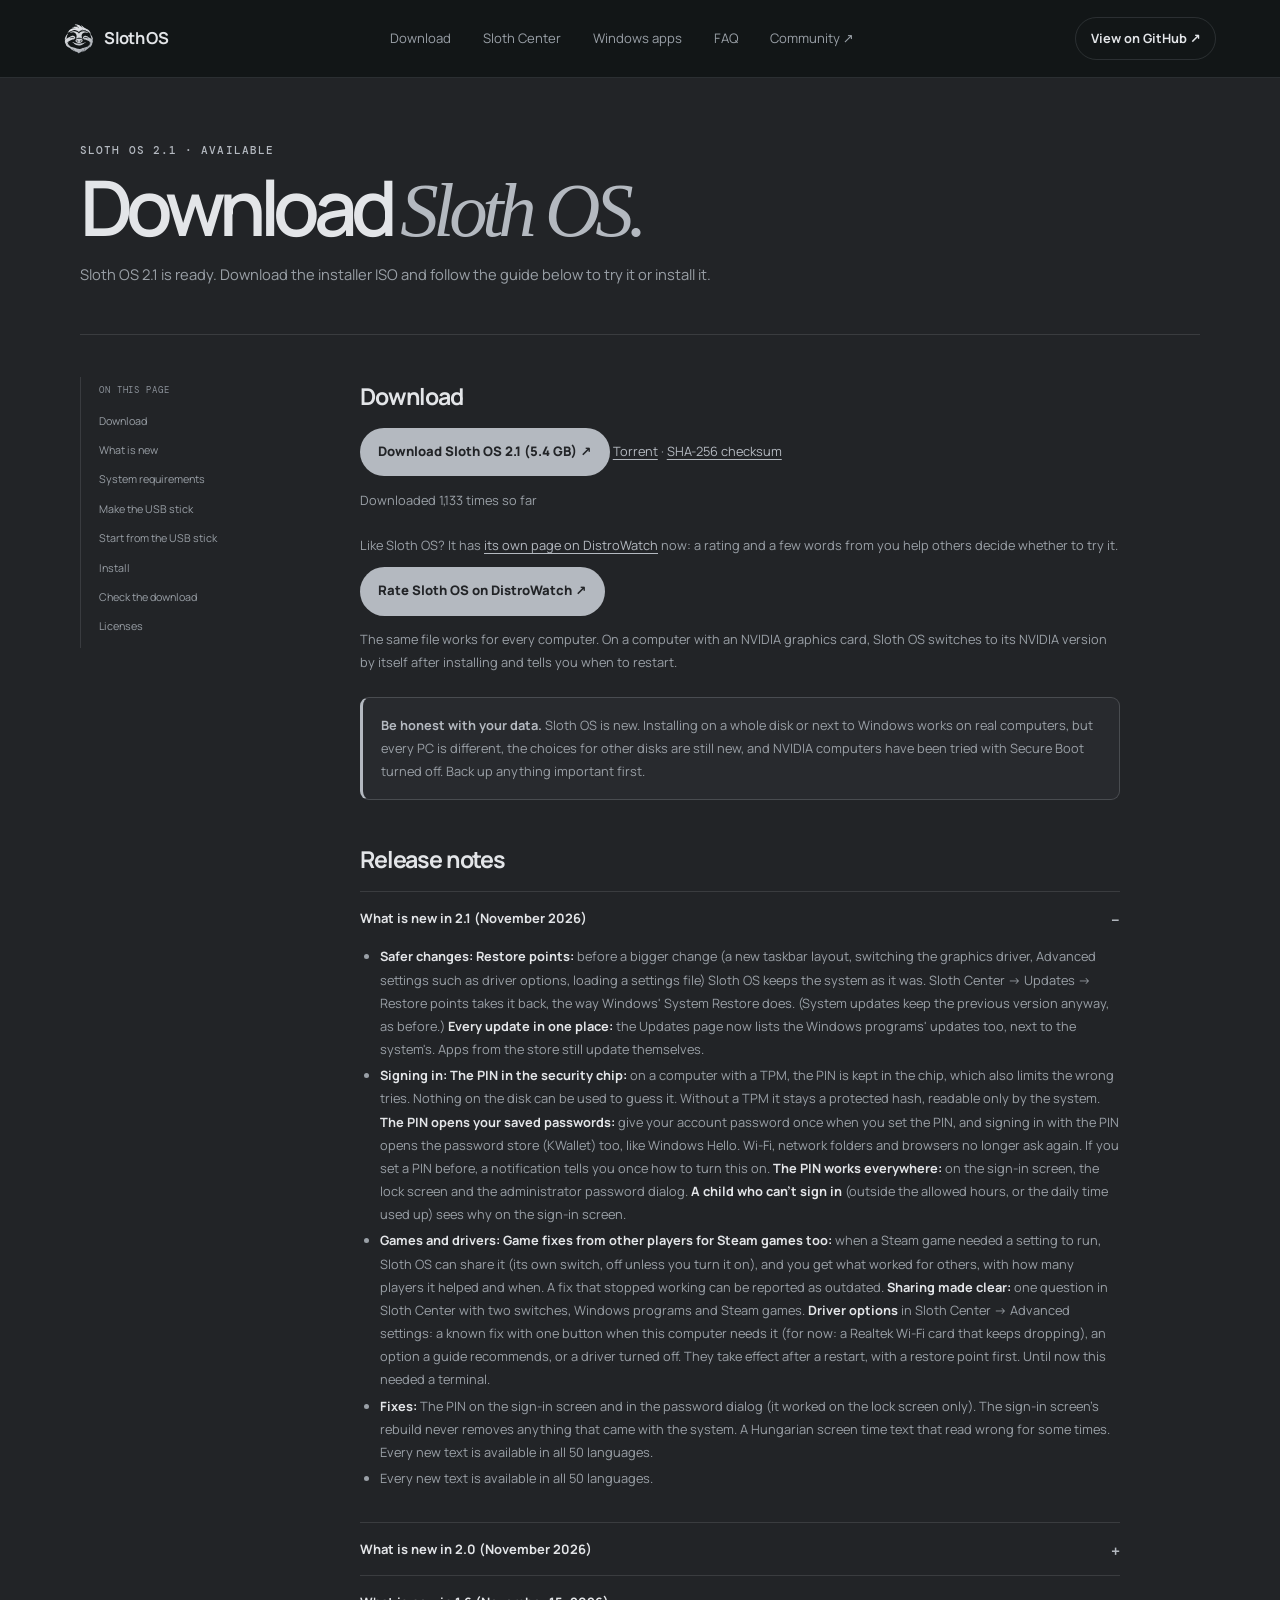
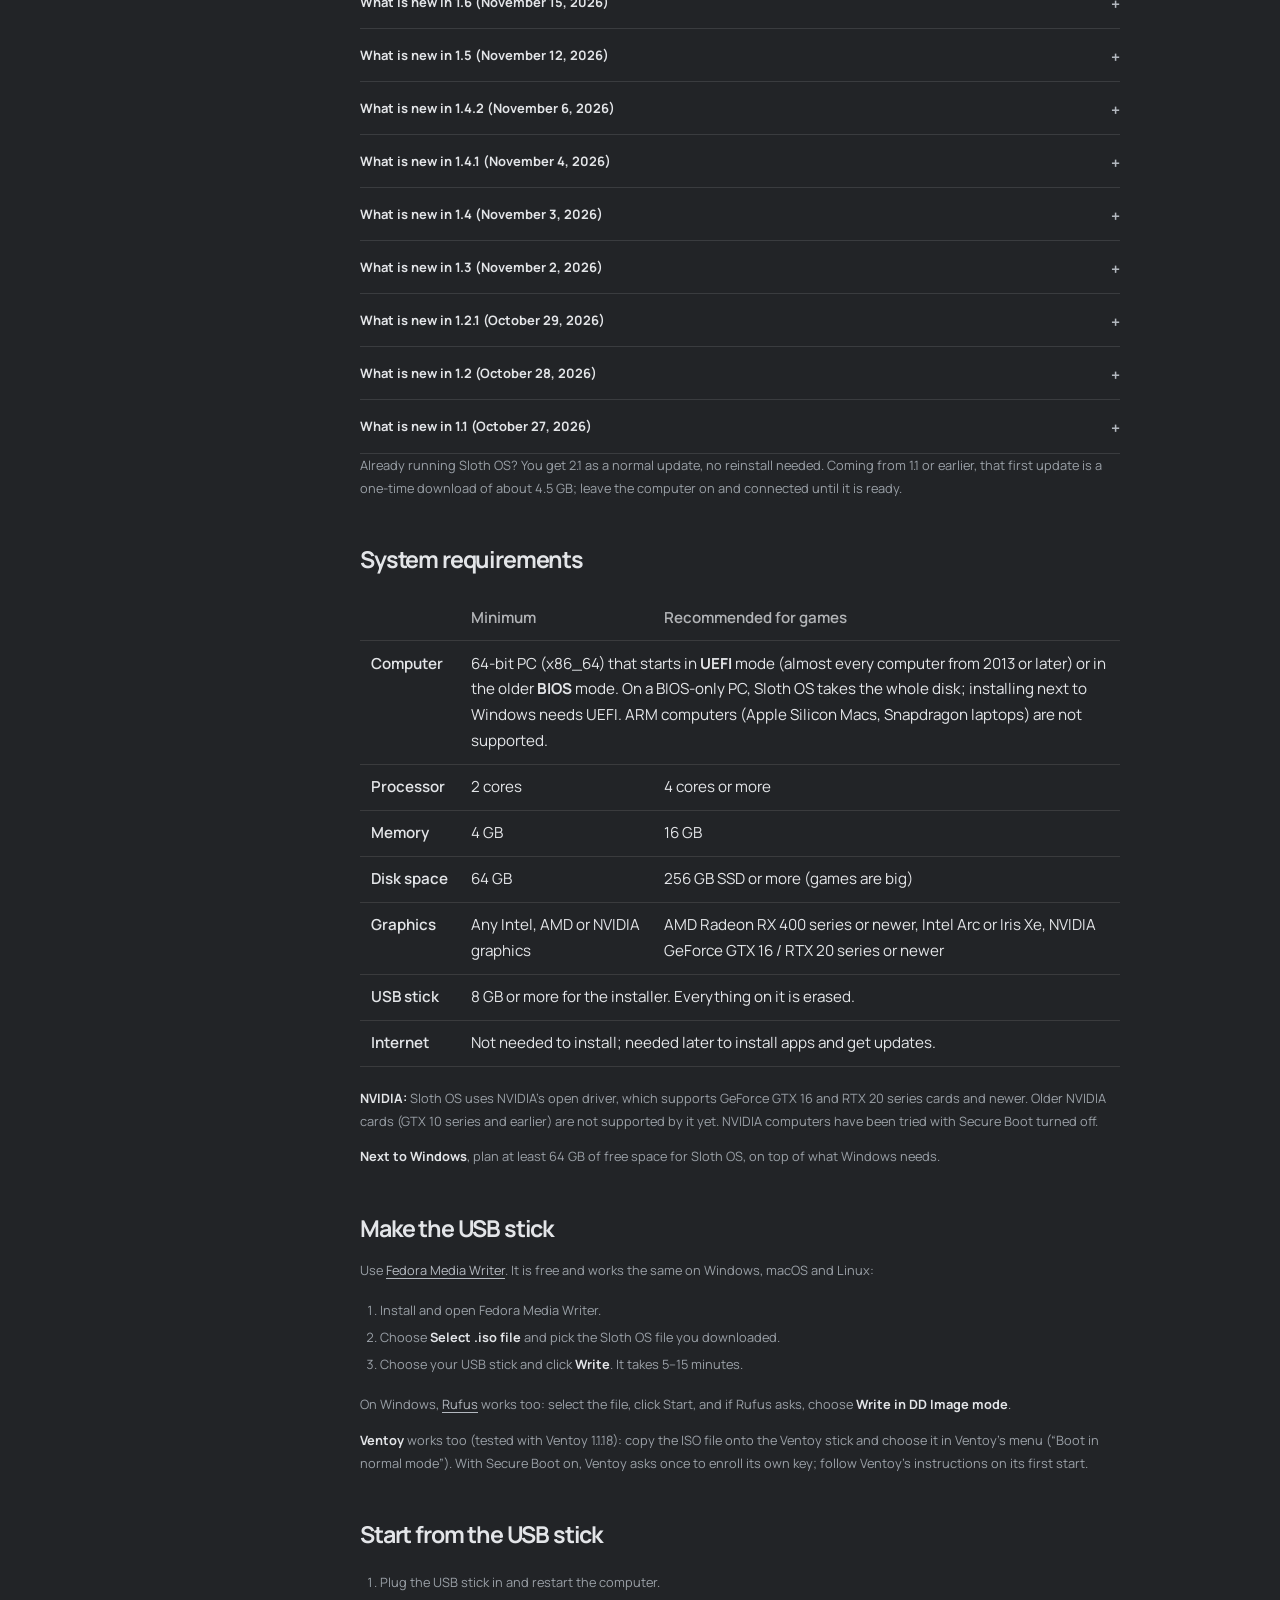
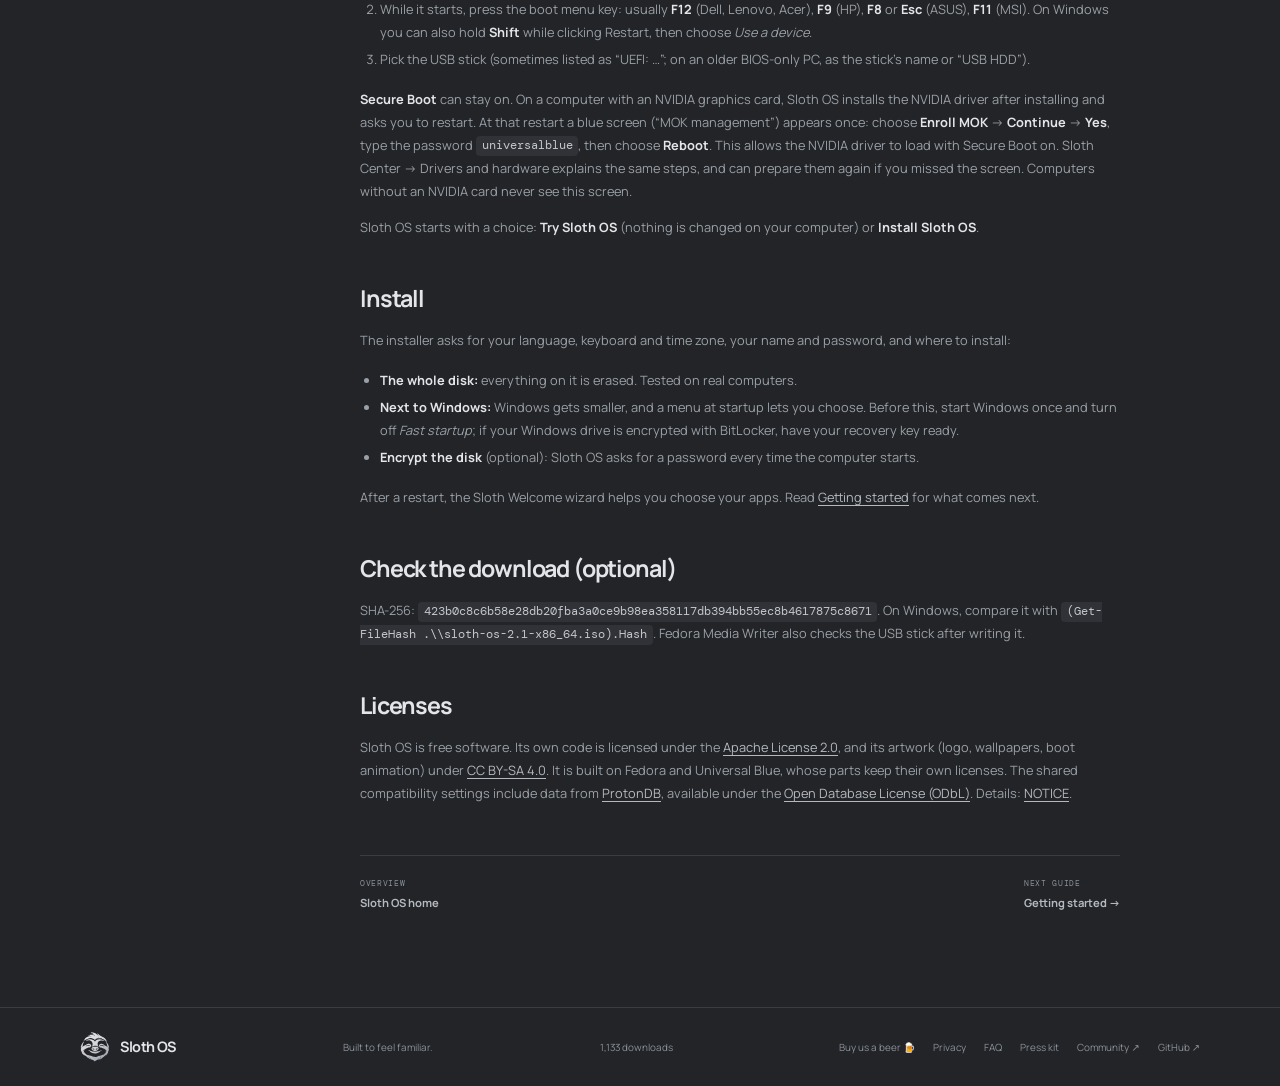
<file: docs/download.html>
<!doctype html>
<html lang="en"><head><meta charset="utf-8"><meta name="viewport" content="width=device-width,initial-scale=1"><meta name="theme-color" content="#222427"><title>Download — Sloth OS</title><style>.req-table{width:100%;border-collapse:collapse;margin:1rem 0 1.25rem;font-size:.95rem}.req-table th,.req-table td{text-align:left;vertical-align:top;padding:.6rem .7rem;border-bottom:1px solid rgba(127,127,127,.25)}.req-table thead th{font-weight:600;opacity:.75}.req-table tbody th{white-space:nowrap;font-weight:600}@media (max-width:640px){.req-table{font-size:.88rem}.req-table th,.req-table td{padding:.5rem .4rem}.req-table tbody th{white-space:normal}}</style><link rel="icon" href="./favicon.svg?v=sloth-black-icon-20261016" type="image/svg+xml"><link rel="stylesheet" href="./site.css?v=sloth-20-20261125"><script src="./site.js?v=sloth-20-20261125" defer></script></head>
<body><a class="skip-link" href="#main">Skip to content</a><header class="site-header"><a class="brand" href="./index.html"><img class="brand-logo" src="./assets/sloth-logo.svg" alt=""><span>Sloth OS</span></a><nav class="main-nav" aria-label="Main navigation"><a href="./download.html">Download</a><a href="./index.html#sloth-center">Sloth Center</a><a href="./windows-apps.html">Windows apps</a><a href="./faq.html">FAQ</a><a href="https://github.com/Sloth-OS-Linux/sloth-os/discussions">Community ↗</a></nav><a class="nav-cta" href="https://github.com/Sloth-OS-Linux/sloth-os">View on GitHub ↗</a></header>
<main id="main"><section class="doc-hero section-wrap"><p class="eyebrow">Sloth OS 2.1 · available</p><h1>Download <span>Sloth OS.</span></h1><p>Sloth OS 2.1 is ready. Download the installer ISO and follow the guide below to try it or install it.</p></section>
<div class="doc-layout section-wrap"><aside class="doc-sidebar"><small>ON THIS PAGE</small><a href="#download">Download</a><a href="#whats-new">What is new</a><a href="#requirements">System requirements</a><a href="#usb">Make the USB stick</a><a href="#boot">Start from the USB stick</a><a href="#install">Install</a><a href="#check">Check the download</a><a href="#licenses">Licenses</a></aside>
<article class="doc-content">
<h2 id="download">Download</h2>
<p><a class="button button-primary" href="https://sourceforge.net/projects/sloth-os/files/2.1/sloth-os-2.1-x86_64.iso/download">Download Sloth OS 2.1 (5.4 GB) ↗</a> <a href="https://sourceforge.net/projects/sloth-os/files/2.1/sloth-os-2.1-x86_64.iso.torrent/download">Torrent</a> · <a href="https://sourceforge.net/projects/sloth-os/files/2.1/sloth-os-2.1-x86_64.iso.sha256/download">SHA-256 checksum</a></p><p class="download-count" data-downloads hidden></p><div class="tally-spot tally-left" data-visitors hidden></div>
<p class="distrowatch-note"><span>Like Sloth OS? It has <a href="https://distrowatch.com/table.php?distribution=sloth" rel="noopener">its own page on DistroWatch</a> now: a rating and a few words from you help others decide whether to try it.</span> <a class="button button-primary" href="https://distrowatch.com/dwres.php?resource=ratings&amp;distro=sloth" rel="noopener">Rate Sloth OS on DistroWatch ↗</a></p>
<p>The same file works for every computer. On a computer with an NVIDIA graphics card, Sloth OS switches to its NVIDIA version by itself after installing and tells you when to restart.</p>
<div class="doc-callout"><p><strong>Be honest with your data.</strong> Sloth OS is new. Installing on a whole disk or next to Windows works on real computers, but every PC is different, the choices for other disks are still new, and NVIDIA computers have been tried with Secure Boot turned off. Back up anything important first.</p></div>
<h2 id="whats-new">Release notes</h2><details open><summary>What is new in 2.1 (November 2026)</summary><ul><li><strong>Safer changes:</strong> <strong>Restore points:</strong> before a bigger change (a new taskbar layout, switching the graphics driver, Advanced settings such as driver options, loading a settings file) Sloth OS keeps the system as it was. Sloth Center → Updates → Restore points takes it back, the way Windows' System Restore does. (System updates keep the previous version anyway, as before.) <strong>Every update in one place:</strong> the Updates page now lists the Windows programs' updates too, next to the system's. Apps from the store still update themselves.</li><li><strong>Signing in:</strong> <strong>The PIN in the security chip:</strong> on a computer with a TPM, the PIN is kept in the chip, which also limits the wrong tries. Nothing on the disk can be used to guess it. Without a TPM it stays a protected hash, readable only by the system. <strong>The PIN opens your saved passwords:</strong> give your account password once when you set the PIN, and signing in with the PIN opens the password store (KWallet) too, like Windows Hello. Wi-Fi, network folders and browsers no longer ask again. If you set a PIN before, a notification tells you once how to turn this on. <strong>The PIN works everywhere:</strong> on the sign-in screen, the lock screen and the administrator password dialog. <strong>A child who can't sign in</strong> (outside the allowed hours, or the daily time used up) sees why on the sign-in screen.</li><li><strong>Games and drivers:</strong> <strong>Game fixes from other players for Steam games too:</strong> when a Steam game needed a setting to run, Sloth OS can share it (its own switch, off unless you turn it on), and you get what worked for others, with how many players it helped and when. A fix that stopped working can be reported as outdated. <strong>Sharing made clear:</strong> one question in Sloth Center with two switches, Windows programs and Steam games. <strong>Driver options</strong> in Sloth Center → Advanced settings: a known fix with one button when this computer needs it (for now: a Realtek Wi-Fi card that keeps dropping), an option a guide recommends, or a driver turned off. They take effect after a restart, with a restore point first. Until now this needed a terminal.</li><li><strong>Fixes:</strong> The PIN on the sign-in screen and in the password dialog (it worked on the lock screen only). The sign-in screen's rebuild never removes anything that came with the system. A Hungarian screen time text that read wrong for some times. Every new text is available in all 50 languages.</li><li>Every new text is available in all 50 languages.</li></ul></details><details><summary>What is new in 2.0 (November 2026)</summary><ul><li><strong>TV mode:</strong> <strong>Steam on the whole screen, like a game console:</strong> Steam's big-screen interface, made for a controller and a TV, with our own start-up video. Start it from the Start menu ("TV mode"), Sloth Center → Games, or the button next to the power buttons in the Mac-like and ChromeOS-like menus. <strong>All your games in it:</strong> the games that are not from Steam (Heroic's Epic, GOG and Amazon games, Flatpak games, Windows games) show in TV mode's library with their pictures and start from there. <strong>Steam's power menu works:</strong> Switch to Desktop brings back the desktop as you left it, with your open programs; Sleep, Restart and Shut Down do what they say.</li><li><strong>For your games:</strong> <strong>One library for every game</strong> in Sloth Center → Games: Steam, Heroic, Flatpak and Windows games with their covers and a Play button. <strong>Game mode:</strong> while a game runs, Do Not Disturb and the best performance turn on by themselves, updates and backups wait, and everything goes back afterwards. <strong>What's wrong with the game?</strong> When a Steam game doesn't start, Sloth OS tells you in plain words and tries fixes one by one (with an Undo).</li><li><strong>For older and weaker computers:</strong> <strong>Older PCs:</strong> Sloth OS now installs on computers that start in the old BIOS mode (it takes the whole disk there; installing next to Windows still needs UEFI). The same USB stick starts on old BIOS PCs and new UEFI ones. <strong>A lighter desktop:</strong> on a weak computer (little memory, few processor cores, no graphics driver) the first sign-in turns off animations, blur and file content search by itself, with a notification. Sloth Center → Appearance has a switch for it.</li><li><strong>Everyday help:</strong> <strong>"I can't open this file":</strong> a photo, PDF, Word document or video with no app for it offers the right app (Gwenview, Okular, LibreOffice, VLC…), installs it with one click and opens the file. Web browsers no longer take photos and PDFs unless you chose them. <strong>Moving over from another Linux:</strong> the "Bring your files over" step finds another Linux on the computer too, and brings over your folders, browser bookmarks, the apps you used (to install here) and your Steam games with their saves. Nothing is changed on the other system. <strong>LocalSend</strong> in the welcome wizard: send files to your phone or another computer at home, without a cable. <strong>Feedback with your privacy kept:</strong> the attached computer information now hides your name, user name, computer and network names, addresses and serial numbers, and "Show what is sent" shows exactly what goes. <strong>Sloth Center opens in one window:</strong> starting it again brings the open window forward.</li><li><strong>Fixes and looks:</strong> A new loading screen after sign-in: the logo is drawn in a circle, then it pulses until the desktop is ready. The sign-in screen's own account no longer downloads the Windows programs' runner in the background. Every new text is available in all 50 languages.</li><li>Every new text is available in all 50 languages.</li></ul></details><details><summary>What is new in 1.6 (November 15, 2026)</summary><ul><li><strong>One settings app:</strong> <strong>Every setting in Sloth Center:</strong> KDE's settings pages (keyboard, mouse, fonts, windows, shortcuts, the login screen and the rest) open inside Sloth Center now. Anything that would have opened KDE's System Settings opens Sloth Center instead. <strong>The everyday settings first:</strong> the sidebar starts with Wi-Fi and network, Bluetooth, Display, Sound, Power and battery, Appearance and Updates, then groups with a small title: Apps and games, Accounts and family, System. <strong>More settings in the sidebar:</strong> a click turns the sidebar into a list of everything else, by topic, with a Back row at the top. A page opens on the right like any other. <strong>A search at the top:</strong> it finds Sloth Center's pages by their name and the texts on them, in your language, and every KDE settings page by its name and keywords. Ctrl+F jumps there.</li><li><strong>New pages:</strong> <strong>Wi-Fi:</strong> the networks around you, connect with a password, disconnect, forget a network, turn Wi-Fi on and off, and the wired connection. A wrong password is said on the page. VPN, a fixed address and company networks are a click away under More settings. <strong>Apps:</strong> every installed app in one list, with its size, a search, Open and Remove (and, if you like, its settings and saved data too). Get more apps opens the welcome wizard's app list. The old Programs page is called Windows programs now. <strong>System status</strong> now includes the system health check-up, and <strong>Help and feedback</strong> is one page, with the guide and the feedback form at its top. The sidebar is shorter for it.</li><li><strong>Fixes:</strong> <strong>Installer:</strong> on some computers the install could stop at 95% with "configure failed": the system partition was gone for a moment while the disk was being reread. The installer now waits for it. <strong>Parental controls:</strong> "Ask for more time" now really asks a parent: a password window opens, and the child gets a "You got more time" notice. The website filter also covers programs that are not apps from the app store (anything started from the terminal, too), and the sign-in check no longer adds a technical line to the sign-in screen. <strong>Dolphin</strong> no longer lists the system partition under Devices: it showed the system's internal folders, and its Properties added up the hourly backups as if each were a full copy (hundreds of gigabytes on a small disk). In a virtual machine on a newer AMD processor, System status no longer warns about a service that cannot run there (mcelog). Every new text is available in all 50 languages.</li><li>Every new text is available in all 50 languages.</li></ul></details><details><summary>What is new in 1.5 (November 12, 2026)</summary><ul><li><strong>Moving over from Windows:</strong> <strong>Your files and bookmarks:</strong> the welcome wizard (or Sloth Center → Disks → "Bring files over from Windows") copies your documents, pictures, music, videos and Saved Games, and puts your bookmarks straight into the browsers you installed (Firefox, Chrome, Edge, Brave, Vivaldi, Chromium and other Firefox-based ones), in a folder of their own. <strong>Your Steam games without downloading them again:</strong> the games already on the Windows drive are copied into the Steam library you choose, with their saves, and run with the Windows version. <strong>The programs you used on Windows:</strong> a list of them, each with what to install on Sloth OS instead (or that it runs as it is). <strong>A reminder about passwords:</strong> saved browser passwords cannot be copied safely, so the wizard says how to bring them over yourself.</li><li><strong>Sloth Center:</strong> <strong>BIOS and device firmware updates</strong> (Updates page): only signed updates from the official LVFS service, and only when you choose to install them. A laptop must be plugged in and charged to at least 30%. If the computer has a BitLocker-encrypted Windows, Sloth OS asks you to have its recovery key at hand first. <strong>Parental controls:</strong> child accounts with screen time (allowed hours and a daily limit, with warnings before the end, even over a full-screen game), the apps a child may start, adult websites blocked with safe search turned on, and Windows programs allowed or not per child. <strong>A guest account:</strong> a guest signs in without a password, and everything they leave behind is gone when they sign out. <strong>Accessibility:</strong> text and pointer size, high contrast, less motion, the magnifier, the screen reader and sticky keys. <strong>Power and battery:</strong> the battery's health, the power mode, when the screen turns off and the computer sleeps, and what the lid and the power button do. <strong>Printers and scanners:</strong> the printers and scanners Sloth OS found by itself, a test page, the default printer, the print queue, and scanning. <strong>Help from someone you know:</strong> from the Help page, a friend or relative can see your screen and help over the internet (with RustDesk), after a plain warning about "support call" scams. <strong>Game saves:</strong> Games → Game saves backs up every game's saves every hour, with a restore per game. <strong>Windows programs:</strong> Programs → "Show the last start's log" when a Windows program does not start.</li><li><strong>Smaller changes:</strong> <strong>Create New → Website shortcut…</strong> on the desktop and in the file manager. The buttons on Sloth OS's own notifications (the NVIDIA guide, the network notice) open Sloth Center again. Every new text is available in all 50 languages.</li><li>Every new text is available in all 50 languages.</li></ul></details><details><summary>What is new in 1.4.2 (November 6, 2026)</summary><ul><li><strong>The installer:</strong> <strong>The install no longer stops at 80% on some laptops.</strong> On some computers (an ASUS VivoBook, for example) the firmware refused to change its list of boot entries ("Cannot allocate memory"), and the install stopped at the very last step, every time. Now the installer makes the computer's "Sloth OS" boot entry itself and carries on if the firmware says no, and Sloth OS starts from the disk even without that entry.</li></ul></details><details><summary>What is new in 1.4.1 (November 4, 2026)</summary><ul><li><strong>Older NVIDIA graphics cards:</strong> <strong>No more black screen or flickering after signing in.</strong> The newest KDE Plasma (6.8) has a bug with the open driver's older way of driving the screen: the picture went black and only came back while the mouse moved. On these cards the driver now uses its newer way (atomic mode setting), which the Linux kernel itself is about to turn on for them, and the bug does not happen there. Other computers are not affected. <strong>Brave, Chrome, Spotify, Discord and other Chromium-based apps no longer crash</strong> on these cards: they draw without the graphics card, which these old cards could not speed up much anyway.</li><li><strong>Signing in automatically:</strong> <strong>On an encrypted disk, the password store opens by itself.</strong> With automatic sign-in, the password you type at startup to unlock the disk now also opens the store of saved passwords (Wi-Fi, network folders), so it no longer asks again. <strong>Without disk encryption it asks once after each start,</strong> as before: the saved passwords stay encrypted on the disk. The automatic sign-in switch in the welcome wizard and in Sloth Center → Account and security now says this.</li><li><strong>The desktop:</strong> <strong>Switch User</strong> in the macOS-like system menu (under the logo), between Lock Screen and Log Out. Mac-like desktops set up before get it by themselves at the next sign-in. <strong>Restart and Log out</strong> in the ChromeOS-like quick settings, next to Lock and Shut down.</li><li><strong>Installing next to Windows:</strong> <strong>"We couldn't check the Windows drive" is fixed.</strong> The installer's disk survey stopped when the desktop of the installer opened Windows' boot partition at the same moment. It now waits and goes on. <strong>A Windows drive encrypted with BitLocker</strong> (Windows 11 turns it on by itself on many computers) is now named as such, with what to do, instead of "couldn't check".</li><li>Every new text is available in all 50 languages.</li></ul></details><details><summary>What is new in 1.4 (November 3, 2026)</summary><p>Your desktop, your way: seven taskbar layouts, and a friendlier installer.</p><ul><li><strong>Seven taskbar layouts:</strong> new are <strong>Windows 7</strong> (the classic Start menu, task buttons with names), <strong>ChromeOS-like</strong> (a round launcher that opens the apps as a bubble, and quick settings in the corner: Wi-Fi, Bluetooth, do not disturb, airplane mode, power saver, volume, brightness) and <strong>Floating</strong>. The macOS-like layout gets a Launchpad and a system menu under the logo, the Ubuntu-like one Show Apps with a live picture of the desktop.</li><li><strong>Six new color schemes</strong> with real color: Ocean Blue, Forest Green, Sunset Orange, Grape Purple, Rose and Amber.</li><li><strong>The installer:</strong> choose the partitions yourself with KDE Partition Manager, a search field in the language, keyboard and time zone lists, a plain text on the encrypted disk's password prompt in your language, and a second install next to Windows replaces the earlier Sloth OS.</li><li><strong>Installing next to Windows again?</strong> Windows has to be fully shut down first: unplug the USB stick, start Windows to the desktop, hold <kbd>Shift</kbd> while you click Shut down, then start from the USB stick. If it still asks for a disk check, free at least 64 GB in Windows (Disk Management, right-click C:, Shrink Volume): the installer then uses that space and does not touch Windows at all.</li><li><strong>Smaller changes:</strong> Num Lock is on from the start, the screen locks after 15 minutes (adjustable), old NVIDIA cards stay on the open driver, going back to an older version sticks, Ralink Wi-Fi cards stay connected.</li></ul></details><details><summary>What is new in 1.3 (November 2, 2026)</summary><p>Folder sharing on the home network, made safe, and typing in Chinese, Japanese and Korean.</p><ul><li><strong>Folder sharing on the home network:</strong> share a folder from Sloth Center → Disks or Dolphin’s Share tab, with or without a password, read-only or with changes allowed, also from another disk. The computer shows up by its name in Windows’ Network window. At work, on a computer joined to a domain, a shared folder can be opened to Active Directory groups.</li><li><strong>Safer folder sharing (SMB):</strong> like in Windows, every network has a kind. At home the computer shows up and your shared folders open; on a private network (a workplace) they open, but the computer does not announce itself; on a public network (a café, a hotel) it stays hidden. A new network is asked about once, without a password, and over a cable each router counts as its own network. Sharing on a public network is possible after a clear warning.</li><li><strong>Every share needs the administrator password</strong>, also one made in Dolphin, even if you turned the other password prompts off, and other computers are asked for the password (before, Windows only said that access was denied). A switch in Sloth Center → Disks turns sharing off altogether. Stopping a share in Dolphin now closes it everywhere, and a folder shared without a password opens from your home folder too, while the guest sees only that folder.</li><li><strong>Typing and looks:</strong> Chinese, Japanese and Korean typing works. Your own highlight color (8 suggestions or any color), on the window title bars too if you like. The boot logo stays in the middle with two screens.</li><li><strong>Smaller changes:</strong> Sloth Center among the Start menu favorites, the Games page lists only games, a note that not every Windows program runs, the restart button shows that it is restarting, private feedback reports, and Tab goes to the second password field in the installer.</li><li>Every new text is available in all 50 languages.</li></ul></details><details><summary>What is new in 1.2.1 (October 29, 2026)</summary><p>Roblox, and browser logins for Windows programs.</p><ul><li><strong>Roblox:</strong> Sober in Sloth Welcome’s Games plays Roblox games through a community app made for Linux, and the official Roblox Studio installer is there too. “Will it run?” answers Roblox with Sober.</li><li><strong>Logging in through the browser works</strong> for Windows programs that send you to the browser and get the result back (Roblox Studio, launchers).</li><li>The Microsoft Edge WebView2 component some installers bring along is no longer mistaken for the installed program.</li><li>Every new text is available in all 50 languages.</li><li>Known rough edge: Roblox Studio’s maximize button does nothing; drag the window bigger instead.</li></ul></details><details><summary>What is new in 1.2 (October 28, 2026)</summary><p>Much smaller updates, and Sloth Center learned to help with games, network folders and problems.</p><ul><li><strong>Much smaller updates:</strong> an update downloads only the parts of the system that changed. On a real machine a typical update was about 300 MB instead of 2–4 GB, and the installer shrank from 7.0 GB to 5.2 GB. Coming from 1.1, the first update downloads the whole system once (about 4.5 GB); after that, updates are small.</li><li><strong>Help:</strong> the most common problems answered offline, in every language, each with a button to the page that fixes it.</li><li><strong>“Will it run?”</strong> on the Games page: about 20 000 games with how well they run, from other players’ reports, the anti-cheat and the source of every answer. When the makers block Linux, it says so and whom to ask.</li><li><strong>Move a Steam game to another drive</strong> without downloading it again.</li><li><strong>Network folders:</strong> a NAS or another computer’s shared folder in the file manager’s side panel, found by itself or typed as <code>\\NAS\Photos</code>. If a NAS shares nothing yet, it tells you which setting to turn on.</li><li><strong>Quiet hours</strong> for restart reminders, and <strong>the hour the automatic update downloads</strong>.</li><li><strong>Display and sound profiles:</strong> save “Desk”, “TV” or “Headset” and switch with one click.</li><li><strong>Settings to a file and back:</strong> the look, the profiles, the quiet hours and your apps, which Sloth Welcome installs again on a new computer.</li><li><strong>Clean up</strong> shows each item and its size first, and deletes only what you tick.</li><li><strong>Installer:</strong> it checks the computer on its first page (UEFI mode, memory, a laptop on battery), and its last steps say what is happening instead of standing at 80%.</li><li><strong>Windows programs:</strong> WinUI 3 / .NET MAUI programs, which do not run on Linux yet, are recognized and explained; from the USB stick, Windows programs start sooner and use less memory.</li><li>Every new text is in all 50 languages.</li></ul></details><details><summary>What is new in 1.1 (October 27, 2026)</summary><p>The biggest update since 1.0: Sloth Center learned most of what people look for in Windows' Settings, and Windows programs install and start more reliably.</p><ul><li><strong>Updates that finish:</strong> a system update could stop halfway; this is fixed and checked with a full 2.3 GB update on a real machine. The Updates page shows how big the update is and asks before downloading on a mobile or other metered connection.</li><li><strong>A guided tour:</strong> the first-run guide in Sloth Center lights up the pages it talks about, one step at a time.</li><li><strong>Appearance:</strong> change the taskbar layout and colors any time. New layout: <em>Ubuntu-like</em>, with a top bar and a floating dock.</li><li><strong>Displays, Sound and Bluetooth:</strong> switch a 144 Hz monitor to its full refresh rate with one button, turn on VRR and HDR, pick and test speakers and microphone, turn on Bluetooth and see your devices' battery.</li><li><strong>Wi-Fi check:</strong> finds the problem step by step in plain language, also a hotel network that wants a sign-in.</li><li><strong>Startup programs and app permissions:</strong> see what starts when you sign in, and which apps can use the camera, the microphone and your location.</li><li><strong>File backup:</strong> restore a file or find deleted ones in a few clicks, and check that the backup can really be read back.</li><li><strong>Installer:</strong> with more than one screen it asks which is the main one, and on other disks you can pick the Linux partitions one by one.</li><li><strong>Windows programs:</strong> double-click a disc image (.iso) to open it like a disc, installers that crash are tried again with a fix, and an installer that opens its program at the end no longer keeps you waiting.</li><li>The FPS display while playing also shows temperatures and memory, and every new text is in all 50 languages.</li></ul></details><p>Already running Sloth OS? You get 2.1 as a normal update, no reinstall needed. Coming from 1.1 or earlier, that first update is a one-time download of about 4.5 GB; leave the computer on and connected until it is ready.</p>

<h2 id="requirements">System requirements</h2>
<table class="req-table">
<thead><tr><th></th><th>Minimum</th><th>Recommended for games</th></tr></thead>
<tbody>
<tr><th>Computer</th><td colspan="2">64-bit PC (x86_64) that starts in <strong>UEFI</strong> mode (almost every computer from 2013 or later) or in the older <strong>BIOS</strong> mode. On a BIOS-only PC, Sloth OS takes the whole disk; installing next to Windows needs UEFI. ARM computers (Apple Silicon Macs, Snapdragon laptops) are not supported.</td></tr>
<tr><th>Processor</th><td>2 cores</td><td>4 cores or more</td></tr>
<tr><th>Memory</th><td>4 GB</td><td>16 GB</td></tr>
<tr><th>Disk space</th><td>64 GB</td><td>256 GB SSD or more (games are big)</td></tr>
<tr><th>Graphics</th><td>Any Intel, AMD or NVIDIA graphics</td><td>AMD Radeon RX 400 series or newer, Intel Arc or Iris Xe, NVIDIA GeForce GTX 16 / RTX 20 series or newer</td></tr>
<tr><th>USB stick</th><td colspan="2">8 GB or more for the installer. Everything on it is erased.</td></tr>
<tr><th>Internet</th><td colspan="2">Not needed to install; needed later to install apps and get updates.</td></tr>
</tbody></table>
<p><strong>NVIDIA:</strong> Sloth OS uses NVIDIA’s open driver, which supports GeForce GTX 16 and RTX 20 series cards and newer. Older NVIDIA cards (GTX 10 series and earlier) are not supported by it yet. NVIDIA computers have been tried with Secure Boot turned off.</p>
<p><strong>Next to Windows</strong>, plan at least 64 GB of free space for Sloth OS, on top of what Windows needs.</p>

<h2 id="usb">Make the USB stick</h2>
<p>Use <a href="https://fedoraproject.org/workstation/download">Fedora Media Writer</a>. It is free and works the same on Windows, macOS and Linux:</p>
<ol>
<li>Install and open Fedora Media Writer.</li>
<li>Choose <strong>Select .iso file</strong> and pick the Sloth OS file you downloaded.</li>
<li>Choose your USB stick and click <strong>Write</strong>. It takes 5–15 minutes.</li>
</ol>
<p>On Windows, <a href="https://rufus.ie">Rufus</a> works too: select the file, click Start, and if Rufus asks, choose <strong>Write in DD Image mode</strong>.</p>
<p><strong>Ventoy</strong> works too (tested with Ventoy 1.1.18): copy the ISO file onto the Ventoy stick and choose it in Ventoy’s menu (“Boot in normal mode”). With Secure Boot on, Ventoy asks once to enroll its own key; follow Ventoy’s instructions on its first start.</p>

<h2 id="boot">Start from the USB stick</h2>
<ol>
<li>Plug the USB stick in and restart the computer.</li>
<li>While it starts, press the boot menu key: usually <strong>F12</strong> (Dell, Lenovo, Acer), <strong>F9</strong> (HP), <strong>F8</strong> or <strong>Esc</strong> (ASUS), <strong>F11</strong> (MSI). On Windows you can also hold <strong>Shift</strong> while clicking Restart, then choose <em>Use a device</em>.</li>
<li>Pick the USB stick (sometimes listed as “UEFI: …”; on an older BIOS-only PC, as the stick’s name or “USB HDD”).</li>
</ol>
<p><strong>Secure Boot</strong> can stay on. On a computer with an NVIDIA graphics card, Sloth OS installs the NVIDIA driver after installing and asks you to restart. At that restart a blue screen (“MOK management”) appears once: choose <strong>Enroll MOK</strong> → <strong>Continue</strong> → <strong>Yes</strong>, type the password <code>universalblue</code>, then choose <strong>Reboot</strong>. This allows the NVIDIA driver to load with Secure Boot on. Sloth Center → Drivers and hardware explains the same steps, and can prepare them again if you missed the screen. Computers without an NVIDIA card never see this screen.</p>
<p>Sloth OS starts with a choice: <strong>Try Sloth OS</strong> (nothing is changed on your computer) or <strong>Install Sloth OS</strong>.</p>

<h2 id="install">Install</h2>
<p>The installer asks for your language, keyboard and time zone, your name and password, and where to install:</p>
<ul>
<li><strong>The whole disk:</strong> everything on it is erased. Tested on real computers.</li>
<li><strong>Next to Windows:</strong> Windows gets smaller, and a menu at startup lets you choose. Before this, start Windows once and turn off <em>Fast startup</em>; if your Windows drive is encrypted with BitLocker, have your recovery key ready.</li>
<li><strong>Encrypt the disk</strong> (optional): Sloth OS asks for a password every time the computer starts.</li>
</ul>
<p>After a restart, the Sloth Welcome wizard helps you choose your apps. Read <a href="./getting-started.html">Getting started</a> for what comes next.</p>

<h2 id="check">Check the download (optional)</h2>
<p>SHA-256: <code>423b0c8c6b58e28db20fba3a0ce9b98ea358117db394bb55ec8b4617875c8671</code>. On Windows, compare it with <code>(Get-FileHash .\\sloth-os-2.1-x86_64.iso).Hash</code>. Fedora Media Writer also checks the USB stick after writing it.</p>

<h2 id="licenses">Licenses</h2>
<p>Sloth OS is free software. Its own code is licensed under the <a href="https://github.com/Sloth-OS-Linux/sloth-os/blob/main/LICENSE">Apache License 2.0</a>, and its artwork (logo, wallpapers, boot animation) under <a href="https://creativecommons.org/licenses/by-sa/4.0/">CC BY-SA 4.0</a>. It is built on Fedora and Universal Blue, whose parts keep their own licenses. The shared compatibility settings include data from <a href="https://www.protondb.com">ProtonDB</a>, available under the <a href="https://opendatacommons.org/licenses/odbl/">Open Database License (ODbL)</a>. Details: <a href="https://github.com/Sloth-OS-Linux/sloth-os/blob/main/NOTICE">NOTICE</a>.</p>

<div class="doc-bottom-nav"><a href="./index.html"><span>OVERVIEW</span>Sloth OS home</a><a href="./getting-started.html"><span>NEXT GUIDE</span>Getting started →</a></div>
</article></div></main><footer class="site-footer doc-footer"><div class="section-wrap footer-inner"><a class="brand" href="./index.html"><img class="brand-logo" src="./assets/sloth-logo.svg" alt=""><span>Sloth OS</span></a><span>Built to feel familiar.</span><nav><a href="https://ko-fi.com/slothos">Buy us a beer 🍺</a><a href="./privacy.html">Privacy</a><a href="./faq.html">FAQ</a><a href="./press.html">Press kit</a><a href="https://github.com/Sloth-OS-Linux/sloth-os/discussions">Community ↗</a><a href="https://github.com/Sloth-OS-Linux/sloth-os">GitHub ↗</a></nav></div></footer></body></html>
</file>
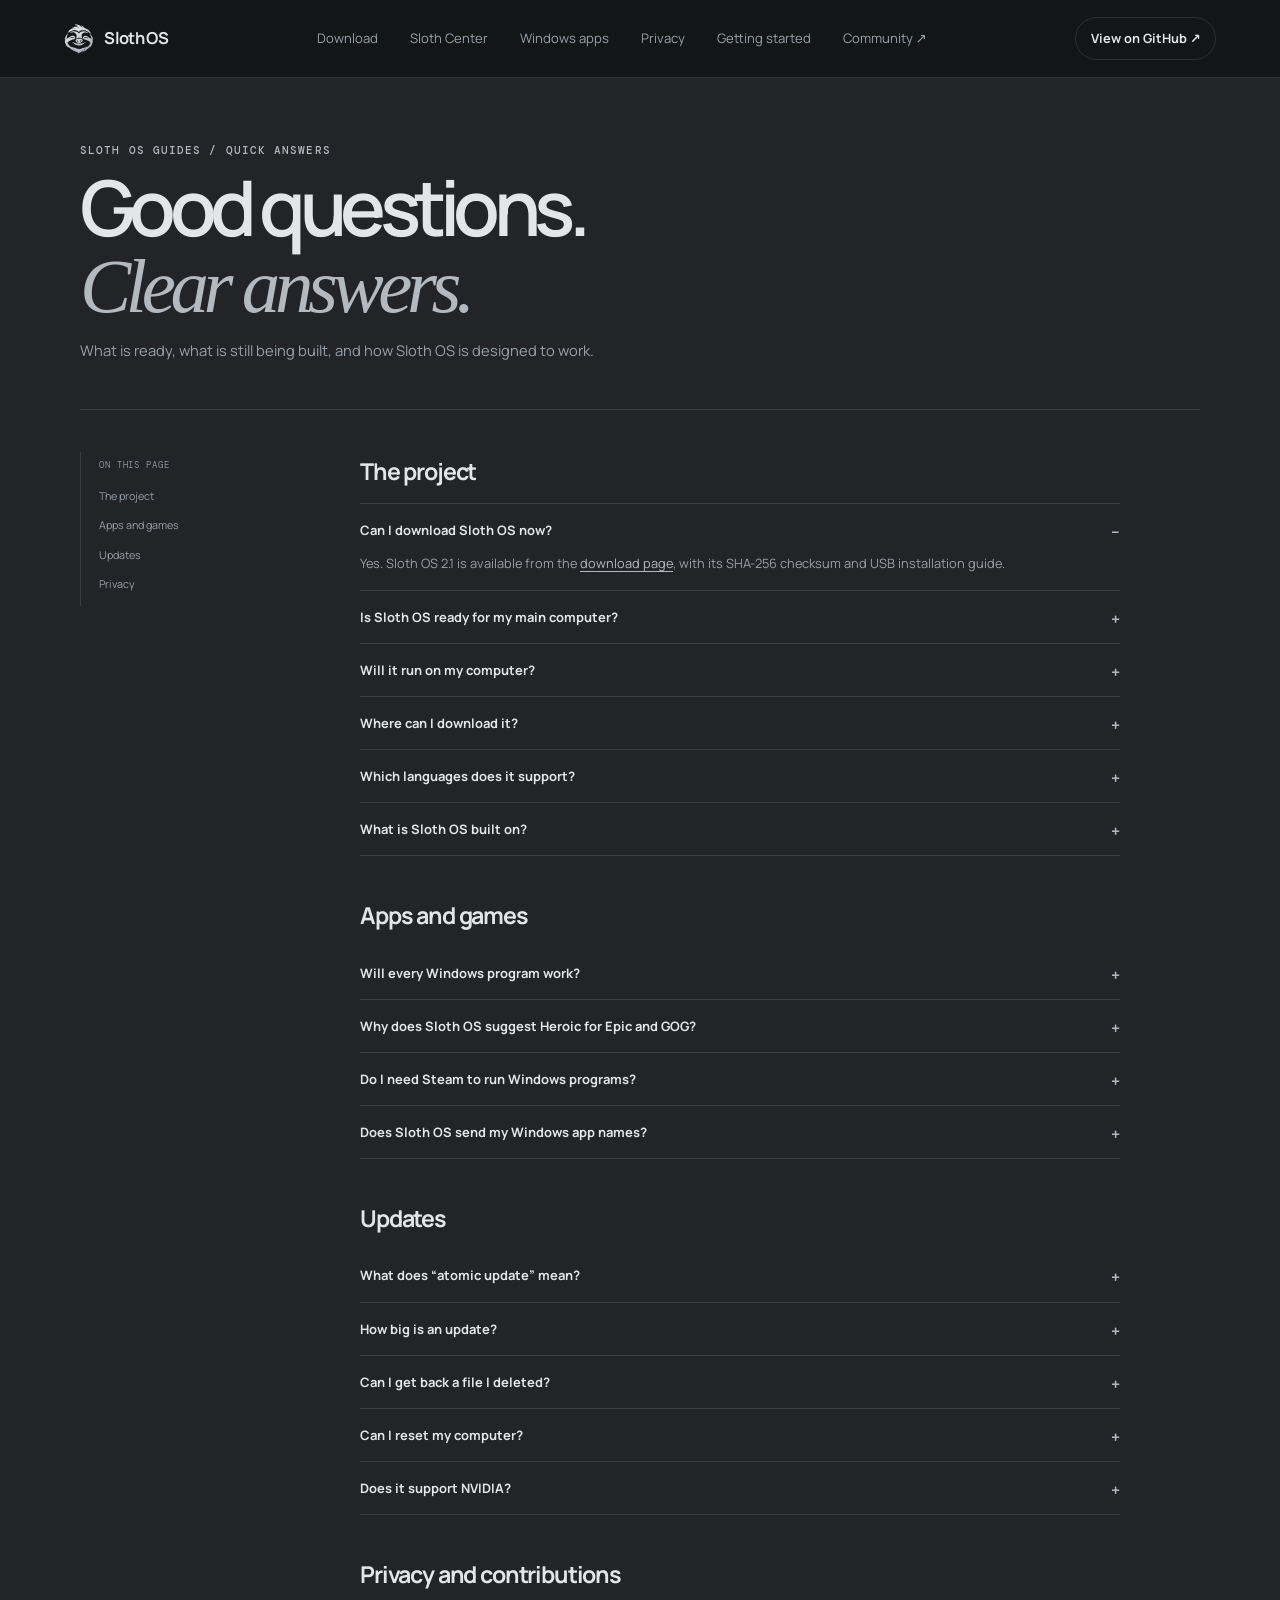
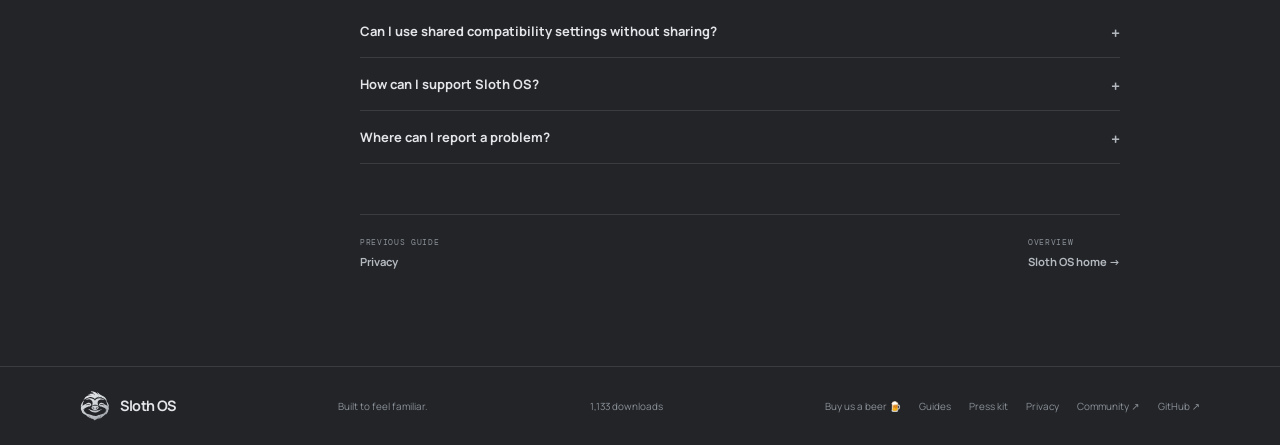
<file: docs/faq.html>
<!doctype html>
<html lang="en"><head><meta charset="utf-8"><meta name="viewport" content="width=device-width,initial-scale=1"><meta name="theme-color" content="#222427"><title>FAQ — Sloth OS</title><link rel="icon" href="./favicon.svg?v=sloth-black-icon-20261016" type="image/svg+xml"><link rel="stylesheet" href="./site.css?v=sloth-20-20261125"><script src="./site.js?v=sloth-20-20261125" defer></script></head>
<body><a class="skip-link" href="#main">Skip to content</a><header class="site-header"><a class="brand" href="./index.html"><img class="brand-logo" src="./assets/sloth-logo.svg" alt=""><span>Sloth OS</span></a><nav class="main-nav" aria-label="Main navigation"><a href="./download.html">Download</a><a href="./index.html#sloth-center">Sloth Center</a><a href="./windows-apps.html">Windows apps</a><a href="./privacy.html">Privacy</a><a href="./getting-started.html">Getting started</a><a href="https://github.com/Sloth-OS-Linux/sloth-os/discussions">Community ↗</a></nav><a class="nav-cta" href="https://github.com/Sloth-OS-Linux/sloth-os">View on GitHub ↗</a></header>
<main id="main"><section class="doc-hero section-wrap"><p class="eyebrow">Sloth OS guides / quick answers</p><h1>Good questions.<br><span>Clear answers.</span></h1><p>What is ready, what is still being built, and how Sloth OS is designed to work.</p></section>
<div class="doc-layout section-wrap"><aside class="doc-sidebar"><small>ON THIS PAGE</small><a href="#project">The project</a><a href="#apps">Apps and games</a><a href="#updates">Updates</a><a href="#privacy">Privacy</a></aside>
<article class="doc-content">
<h2 id="project">The project</h2>
<details open><summary>Can I download Sloth OS now?</summary><p>Yes. Sloth OS 2.1 is available from the <a href="./download.html">download page</a>, with its SHA-256 checksum and USB installation guide.</p></details>
<details><summary>Is Sloth OS ready for my main computer?</summary><p>Sloth OS 1.0 was the first public release; 2.0 is the current one. The whole-disk install (with or without encryption), installing next to Windows, updates, backups and the Welcome wizard are tested on real computers, and NVIDIA computers have been tried with Secure Boot turned off. Every PC is different: try it from the USB stick first, and keep backups.</p></details>
<details><summary>Will it run on my computer?</summary><p>Most likely, if it is a 64-bit PC with at least 4 GB of memory and 64 GB of disk space. Older PCs that start in BIOS mode work too (Sloth OS then takes the whole disk). For games, 16 GB of memory and a recent AMD, Intel or NVIDIA (GTX 16 / RTX 20 series or newer) graphics card are recommended. Full details: <a href="./download.html#requirements">system requirements</a>. You can always try it from the USB stick first.</p></details>
<details><summary>Where can I download it?</summary><p>On the <a href="./download.html">download page</a>, together with a step-by-step guide for making the USB stick on Windows, macOS or Linux.</p></details>
<details><summary>Which languages does it support?</summary><p>The installer, the Welcome wizard and Sloth Center are translated into 50 languages. Native speakers are welcome to review the translations.</p></details>
<details><summary>What is Sloth OS built on?</summary><p>It is based on Universal Blue's Fedora Kinoite images with KDE Plasma, with AMD/Intel and NVIDIA image variants. Flatpak is the app format used for the optional desktop apps.</p><p><strong>Why Fedora 44, not 45?</strong> Fedora 45 is out, but Sloth OS stays on Fedora 44 for now: the part that runs Windows programs and games outside Steam isn't ready for Fedora 45 yet, and we don't want to break Windows app support. Sloth OS moves to Fedora 45 as soon as it is. Until then you keep getting updates as usual.</p></details>
<h2 id="apps">Apps and games</h2>
<details><summary>Will every Windows program work?</summary><p>No compatibility layer can promise that. Sloth OS tries different per-app settings, but some programs depend on Windows drivers, kernel features, anti-cheat, DRM or services that are not available. Support is experimental.</p></details>
<details><summary>Why does Sloth OS suggest Heroic for Epic and GOG?</summary><p>The Windows versions of the Epic Games Launcher and GOG Galaxy do not run reliably here. Heroic is a native launcher for both stores, with the same library and sign-in. If you open the Windows installer anyway, Sloth OS suggests Heroic first and still lets you continue.</p></details>
<details><summary>Do I need Steam to run Windows programs?</summary><p>The Sloth OS .exe handler is designed to launch Windows programs without Steam, using Proton through umu-launcher and a system Wine fallback. Steam may still be useful for games and is one of the optional apps in the Welcome wizard.</p></details>
<details><summary>Does Sloth OS send my Windows app names?</summary><p>No. If you opt in to sharing, the app name is hashed on your machine. The report contains the hash, GPU manufacturer, a compatibility setting and whether it worked. Read the <a href="./privacy.html">privacy guide</a>.</p></details>
<h2 id="updates">Updates</h2>
<details id="updates-detail"><summary>What does “atomic update” mean?</summary><p>The system updates as a complete image, downloaded in the background and applied at the next restart. Only images signed by Sloth OS are accepted. The previous version is kept, and if a start fails the boot menu appears so you can go back to it.</p></details><details><summary>How big is an update?</summary><p>Since 1.2 an update downloads only the parts of the system that changed: a typical one is a few hundred MB, a bigger one (for example a new Fedora base) can be a few GB. The first update from 1.1 to 1.2 downloads the whole system once, about 4.5 GB. On a mobile or other metered connection the automatic update waits and Sloth Center asks before downloading, and in Sloth Center → Updates you can choose the hour the automatic update runs and quiet hours without restart reminders.</p></details>
<details><summary>Can I get back a file I deleted?</summary><p>Yes. Sloth OS takes automatic snapshots of your home folder. Right-click a file or folder in the file manager and choose “Previous versions”. For a copy outside the computer, set up a backup to an external drive in Sloth Center → File backup.</p></details>
<details><summary>Can I reset my computer?</summary><p>Yes, from Sloth Center → Reset this PC, or from the boot menu (press Esc while the computer starts) if Sloth OS no longer starts properly. You can keep your files and reset only the system and apps, or erase everything and start with a new account.</p><p><strong>Back up first.</strong> When you keep your files, Sloth OS automatically takes a saved state of them before the reset, so you can bring anything back from “Previous versions”. When you erase everything, the saved states on the computer are erased too: copy what you need to an external drive or USB stick beforehand, otherwise there is nothing to restore it from.</p></details>
<details><summary>Does it support NVIDIA?</summary><p>Yes, there is a separate NVIDIA image. A computer with an NVIDIA card switches to it on its own and notifies you; the switch takes effect after a restart. With Secure Boot on, a blue “MOK management” screen appears once at that restart: choose Enroll MOK → Continue → Yes, type the password <code>universalblue</code>, then Reboot; Sloth Center → Drivers and hardware shows the same steps. <strong>It has not been tested on an NVIDIA machine yet: use it at your own risk.</strong> If something goes wrong, the previous version stays in the boot menu.</p></details>
<h2 id="privacy">Privacy and contributions</h2>
<details><summary>Can I use shared compatibility settings without sharing?</summary><p>Yes. Downloading the shared static knowledge file is separate from sending reports. Opt-in sharing can be changed in Sloth Center.</p></details>
<details><summary>How can I support Sloth OS?</summary><p>Sloth OS is free and made in spare time. If you like it, you can support its development with a beer on <a href="https://ko-fi.com/slothos">Ko-fi</a> (PayPal or card). Reporting problems from Sloth Center → Feedback helps just as much.</p></details>
<details><summary>Where can I report a problem?</summary><p>Open <strong>Sloth Center → Feedback</strong>, choose problem, idea or other, and describe it in your own words. You don't need a GitHub account. Reports are not public: only the developers can read them. If you attach the computer information and log, they are deleted after 30 days.</p></details>
<div class="doc-bottom-nav"><a href="./privacy.html"><span>PREVIOUS GUIDE</span>Privacy</a><a href="./index.html"><span>OVERVIEW</span>Sloth OS home →</a></div>
</article></div></main><footer class="site-footer doc-footer"><div class="section-wrap footer-inner"><a class="brand" href="./index.html"><img class="brand-logo" src="./assets/sloth-logo.svg" alt=""><span>Sloth OS</span></a><span>Built to feel familiar.</span><nav><a href="https://ko-fi.com/slothos">Buy us a beer 🍺</a><a href="./getting-started.html">Guides</a><a href="./press.html">Press kit</a><a href="./privacy.html">Privacy</a><a href="https://github.com/Sloth-OS-Linux/sloth-os/discussions">Community ↗</a><a href="https://github.com/Sloth-OS-Linux/sloth-os">GitHub ↗</a></nav></div></footer></body></html>
</file>
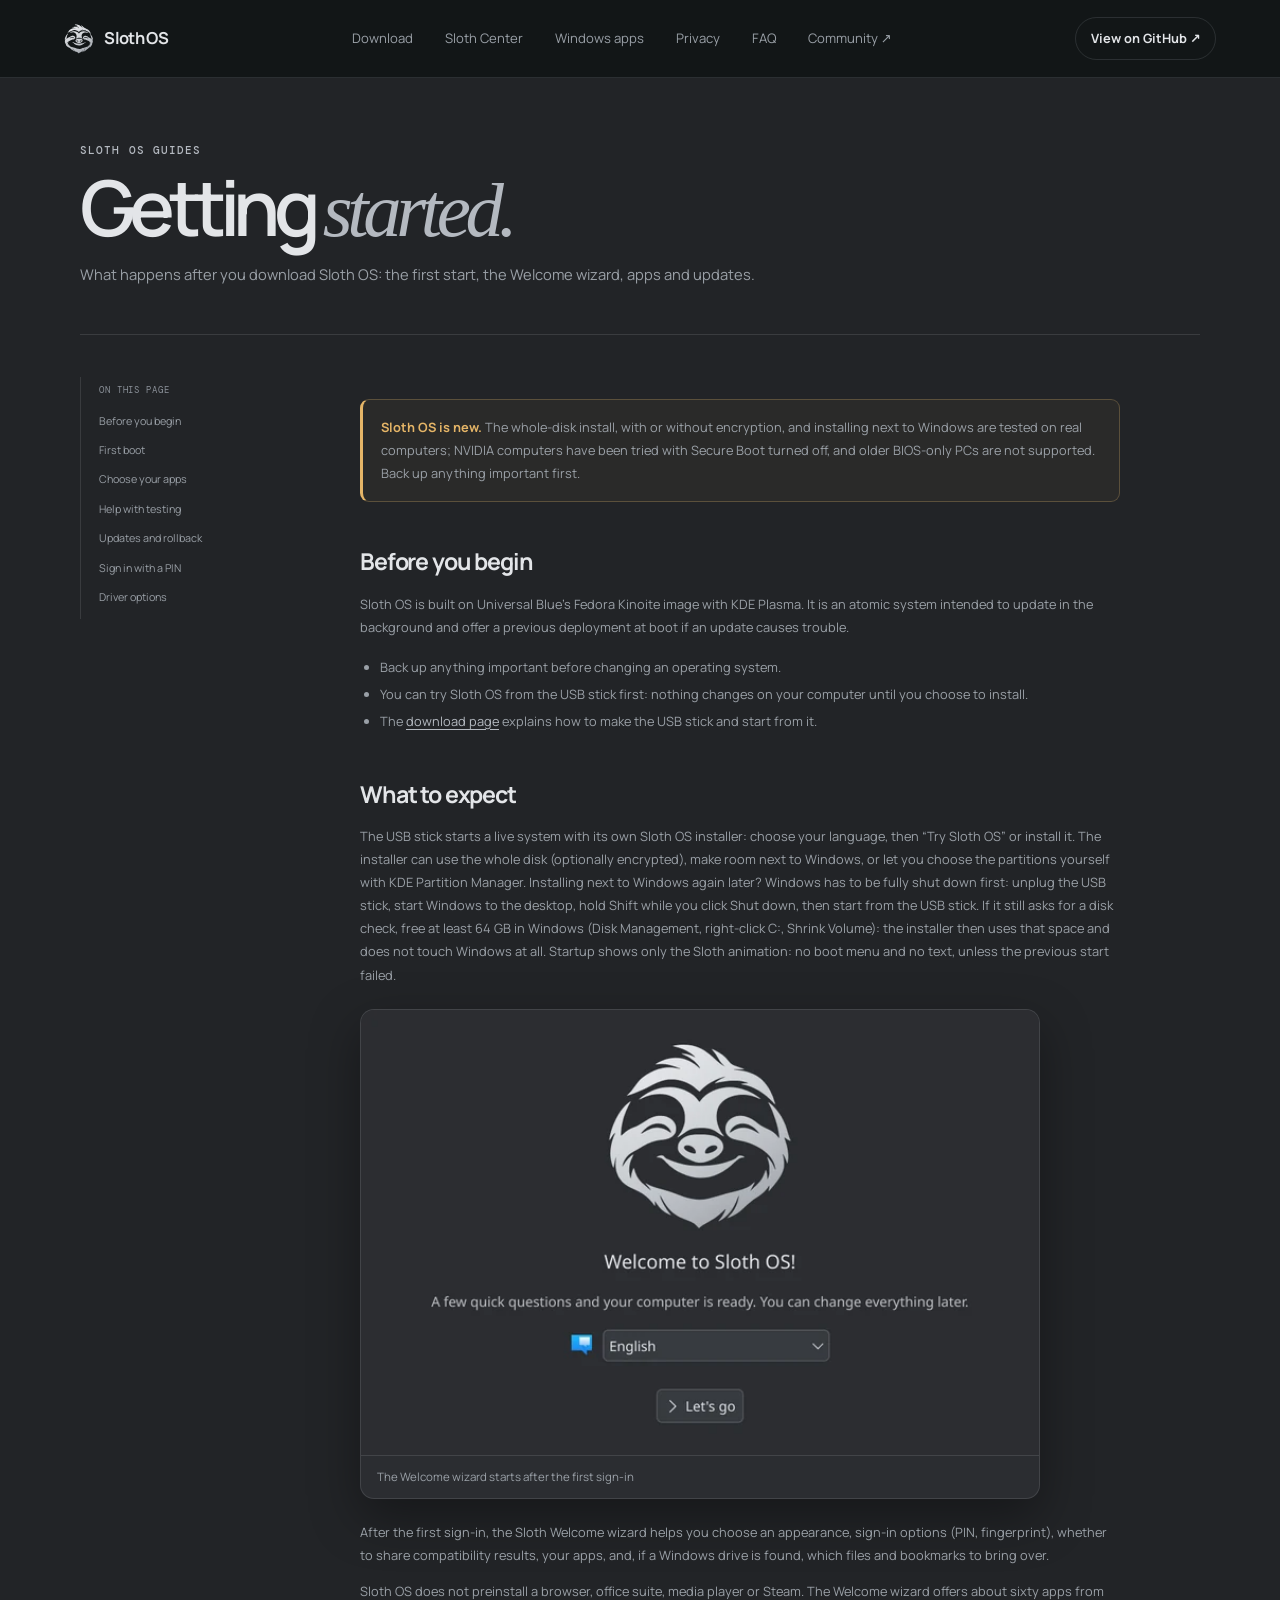
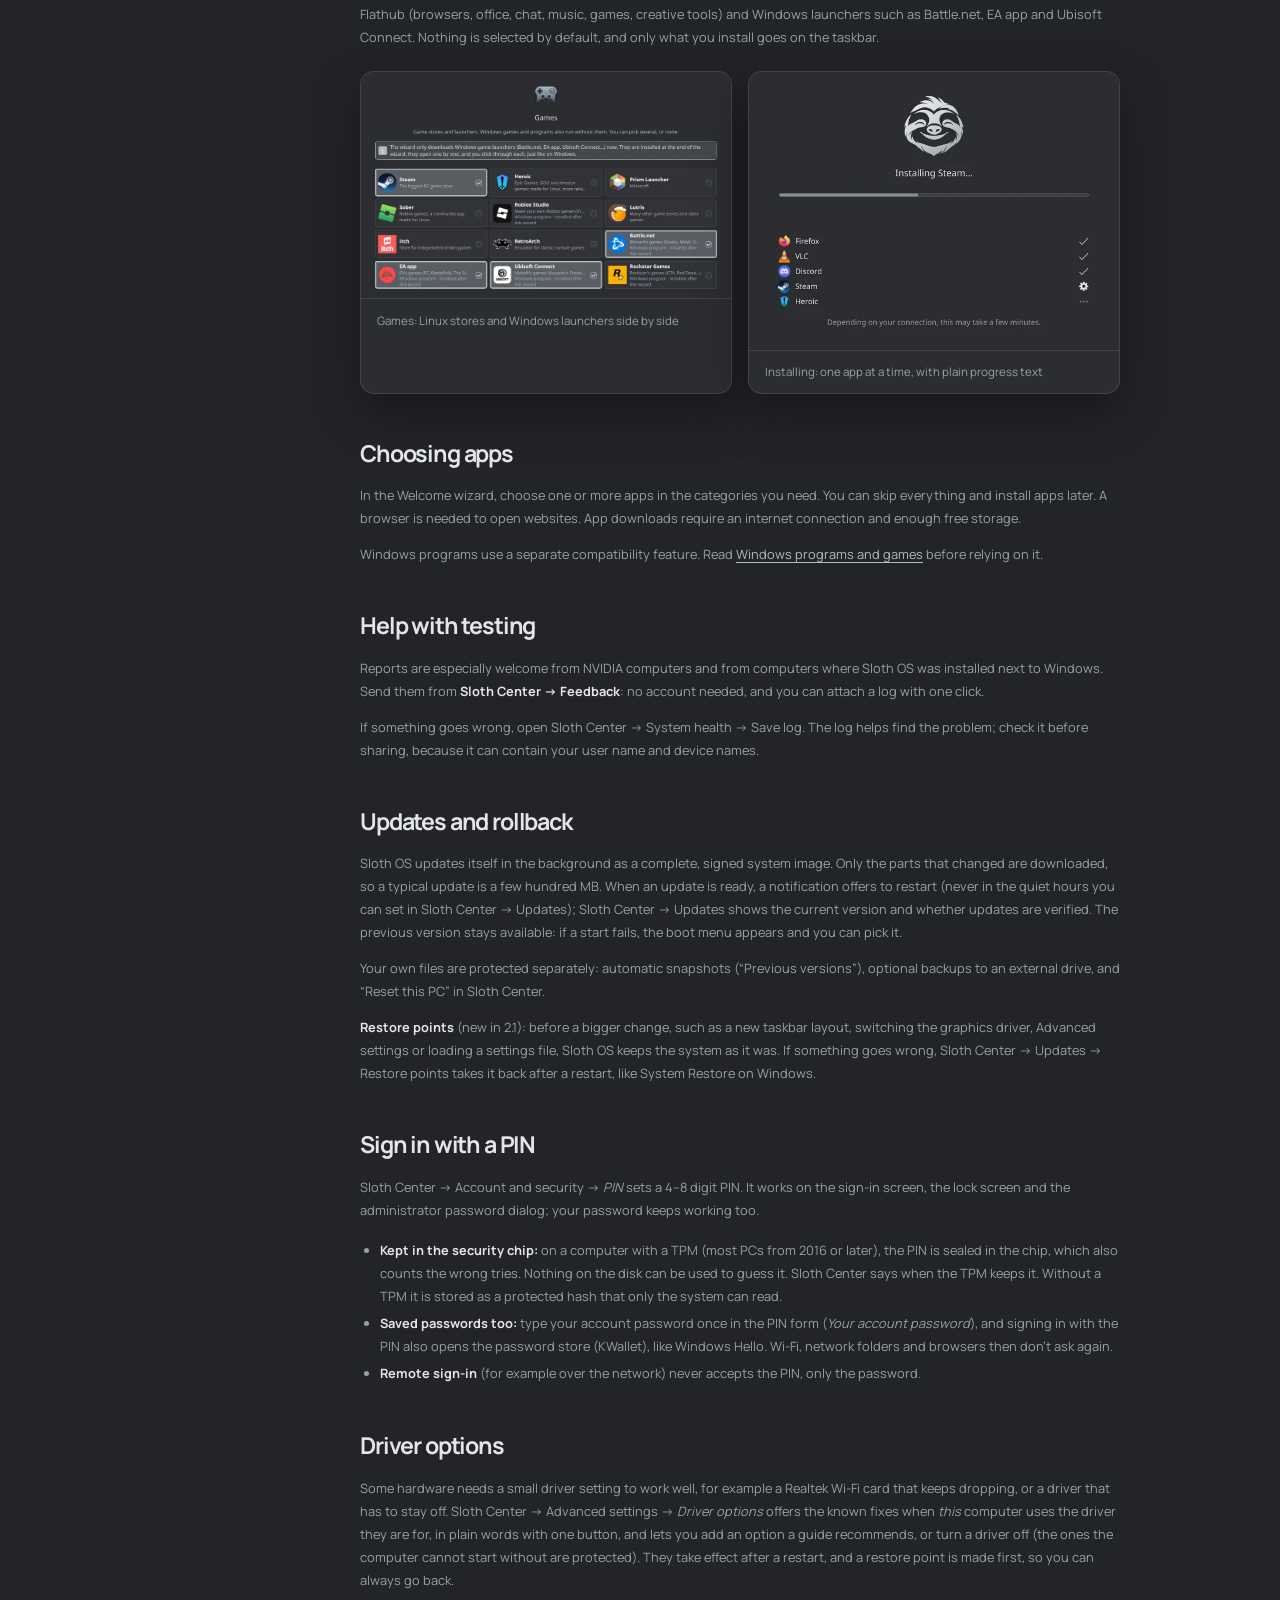
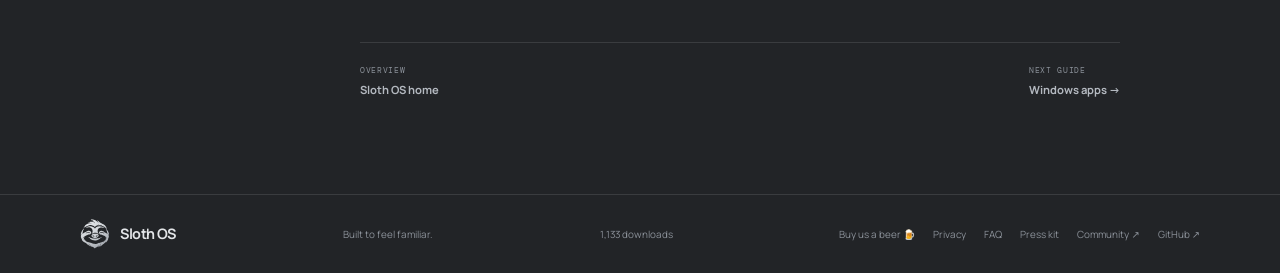
<file: docs/getting-started.html>
<!doctype html>
<html lang="en"><head><meta charset="utf-8"><meta name="viewport" content="width=device-width,initial-scale=1"><meta name="theme-color" content="#222427"><title>Getting started — Sloth OS</title><link rel="icon" href="./favicon.svg?v=sloth-black-icon-20261016" type="image/svg+xml"><link rel="stylesheet" href="./site.css?v=sloth-20-20261125"><script src="./site.js?v=sloth-20-20261125" defer></script></head>
<body><a class="skip-link" href="#main">Skip to content</a><header class="site-header"><a class="brand" href="./index.html"><img class="brand-logo" src="./assets/sloth-logo.svg" alt=""><span>Sloth OS</span></a><nav class="main-nav" aria-label="Main navigation"><a href="./download.html">Download</a><a href="./index.html#sloth-center">Sloth Center</a><a href="./windows-apps.html">Windows apps</a><a href="./privacy.html">Privacy</a><a href="./faq.html">FAQ</a><a href="https://github.com/Sloth-OS-Linux/sloth-os/discussions">Community ↗</a></nav><a class="nav-cta" href="https://github.com/Sloth-OS-Linux/sloth-os">View on GitHub ↗</a></header>
<main id="main"><section class="doc-hero section-wrap"><p class="eyebrow">Sloth OS guides</p><h1>Getting <span>started.</span></h1><p>What happens after you <a href="./download.html">download Sloth OS</a>: the first start, the Welcome wizard, apps and updates.</p></section>
<div class="doc-layout section-wrap"><aside class="doc-sidebar"><small>ON THIS PAGE</small><a href="#status">Before you begin</a><a href="#first-boot">First boot</a><a href="#apps">Choose your apps</a><a href="#testing">Help with testing</a><a href="#updates">Updates and rollback</a><a href="#pin">Sign in with a PIN</a><a href="#drivers">Driver options</a></aside>
<article class="doc-content">
<div class="doc-callout warning"><p><strong>Sloth OS is new.</strong> The whole-disk install, with or without encryption, and installing next to Windows are tested on real computers; NVIDIA computers have been tried with Secure Boot turned off, and older BIOS-only PCs are not supported. Back up anything important first.</p></div>
<h2 id="status">Before you begin</h2><p>Sloth OS is built on Universal Blue's Fedora Kinoite image with KDE Plasma. It is an atomic system intended to update in the background and offer a previous deployment at boot if an update causes trouble.</p><ul><li>Back up anything important before changing an operating system.</li><li>You can try Sloth OS from the USB stick first: nothing changes on your computer until you choose to install.</li><li>The <a href="./download.html">download page</a> explains how to make the USB stick and start from it.</li></ul>
<h2 id="first-boot">What to expect</h2><p>The USB stick starts a live system with its own Sloth OS installer: choose your language, then “Try Sloth OS” or install it. The installer can use the whole disk (optionally encrypted), make room next to Windows, or let you choose the partitions yourself with KDE Partition Manager. Installing next to Windows again later? Windows has to be fully shut down first: unplug the USB stick, start Windows to the desktop, hold Shift while you click Shut down, then start from the USB stick. If it still asks for a disk check, free at least 64 GB in Windows (Disk Management, right-click C:, Shrink Volume): the installer then uses that space and does not touch Windows at all. Startup shows only the Sloth animation: no boot menu and no text, unless the previous start failed.</p><figure class="shot"><img src="./assets/shots/v2/welcome-language.webp" width="640" height="420" loading="lazy" alt="The first page of the Sloth Welcome wizard: Welcome to Sloth OS, a language list set to English, and a Let's go button."><figcaption>The Welcome wizard starts after the first sign-in</figcaption></figure><p>After the first sign-in, the Sloth Welcome wizard helps you choose an appearance, sign-in options (PIN, fingerprint), whether to share compatibility results, your apps, and, if a Windows drive is found, which files and bookmarks to bring over.</p><p>Sloth OS does not preinstall a browser, office suite, media player or Steam. The Welcome wizard offers about sixty apps from Flathub (browsers, office, chat, music, games, creative tools) and Windows launchers such as Battle.net, EA app and Ubisoft Connect. Nothing is selected by default, and only what you install goes on the taskbar.</p><div class="shot-grid"><figure class="shot"><img src="./assets/shots/v2/welcome-games.webp" width="960" height="587" loading="lazy" alt="The Games step of the Welcome wizard: Steam, Heroic, Prism Launcher, Sober, Roblox Studio, Lutris, itch, RetroArch, Battle.net, EA app, Ubisoft Connect and Rockstar Games, with Steam and three Windows launchers selected."><figcaption>Games: Linux stores and Windows launchers side by side</figcaption></figure><figure class="shot"><img src="./assets/shots/v2/welcome-installing.webp" width="640" height="480" loading="lazy" alt="The Welcome wizard installing the chosen apps: Installing Steam…, a progress bar, and the list Firefox, VLC and Discord (done), Steam (installing) and Heroic (waiting)."><figcaption>Installing: one app at a time, with plain progress text</figcaption></figure></div>
<h2 id="apps">Choosing apps</h2><p>In the Welcome wizard, choose one or more apps in the categories you need. You can skip everything and install apps later. A browser is needed to open websites. App downloads require an internet connection and enough free storage.</p><p>Windows programs use a separate compatibility feature. Read <a href="./windows-apps.html">Windows programs and games</a> before relying on it.</p>
<h2 id="testing">Help with testing</h2><p>Reports are especially welcome from NVIDIA computers and from computers where Sloth OS was installed next to Windows. Send them from <strong>Sloth Center → Feedback</strong>: no account needed, and you can attach a log with one click.</p><p>If something goes wrong, open Sloth Center → System health → Save log. The log helps find the problem; check it before sharing, because it can contain your user name and device names.</p>
<h2 id="updates">Updates and rollback</h2><p>Sloth OS updates itself in the background as a complete, signed system image. Only the parts that changed are downloaded, so a typical update is a few hundred MB. When an update is ready, a notification offers to restart (never in the quiet hours you can set in Sloth Center → Updates); Sloth Center → Updates shows the current version and whether updates are verified. The previous version stays available: if a start fails, the boot menu appears and you can pick it.</p><p>Your own files are protected separately: automatic snapshots (“Previous versions”), optional backups to an external drive, and “Reset this PC” in Sloth Center.</p>
<p><strong>Restore points</strong> (new in 2.1): before a bigger change, such as a new taskbar layout, switching the graphics driver, Advanced settings or loading a settings file, Sloth OS keeps the system as it was. If something goes wrong, Sloth Center → Updates → Restore points takes it back after a restart, like System Restore on Windows.</p>
<h2 id="pin">Sign in with a PIN</h2><p>Sloth Center → Account and security → <em>PIN</em> sets a 4–8 digit PIN. It works on the sign-in screen, the lock screen and the administrator password dialog; your password keeps working too.</p><ul><li><strong>Kept in the security chip:</strong> on a computer with a TPM (most PCs from 2016 or later), the PIN is sealed in the chip, which also counts the wrong tries. Nothing on the disk can be used to guess it. Sloth Center says when the TPM keeps it. Without a TPM it is stored as a protected hash that only the system can read.</li><li><strong>Saved passwords too:</strong> type your account password once in the PIN form (<em>Your account password</em>), and signing in with the PIN also opens the password store (KWallet), like Windows Hello. Wi-Fi, network folders and browsers then don’t ask again.</li><li><strong>Remote sign-in</strong> (for example over the network) never accepts the PIN, only the password.</li></ul>
<h2 id="drivers">Driver options</h2><p>Some hardware needs a small driver setting to work well, for example a Realtek Wi-Fi card that keeps dropping, or a driver that has to stay off. Sloth Center → Advanced settings → <em>Driver options</em> offers the known fixes when <em>this</em> computer uses the driver they are for, in plain words with one button, and lets you add an option a guide recommends, or turn a driver off (the ones the computer cannot start without are protected). They take effect after a restart, and a restore point is made first, so you can always go back.</p>
<div class="doc-bottom-nav"><a href="./index.html"><span>OVERVIEW</span>Sloth OS home</a><a href="./windows-apps.html"><span>NEXT GUIDE</span>Windows apps →</a></div>
</article></div></main><footer class="site-footer doc-footer"><div class="section-wrap footer-inner"><a class="brand" href="./index.html"><img class="brand-logo" src="./assets/sloth-logo.svg" alt=""><span>Sloth OS</span></a><span>Built to feel familiar.</span><nav><a href="https://ko-fi.com/slothos">Buy us a beer 🍺</a><a href="./privacy.html">Privacy</a><a href="./faq.html">FAQ</a><a href="./press.html">Press kit</a><a href="https://github.com/Sloth-OS-Linux/sloth-os/discussions">Community ↗</a><a href="https://github.com/Sloth-OS-Linux/sloth-os">GitHub ↗</a></nav></div></footer></body></html>
</file>
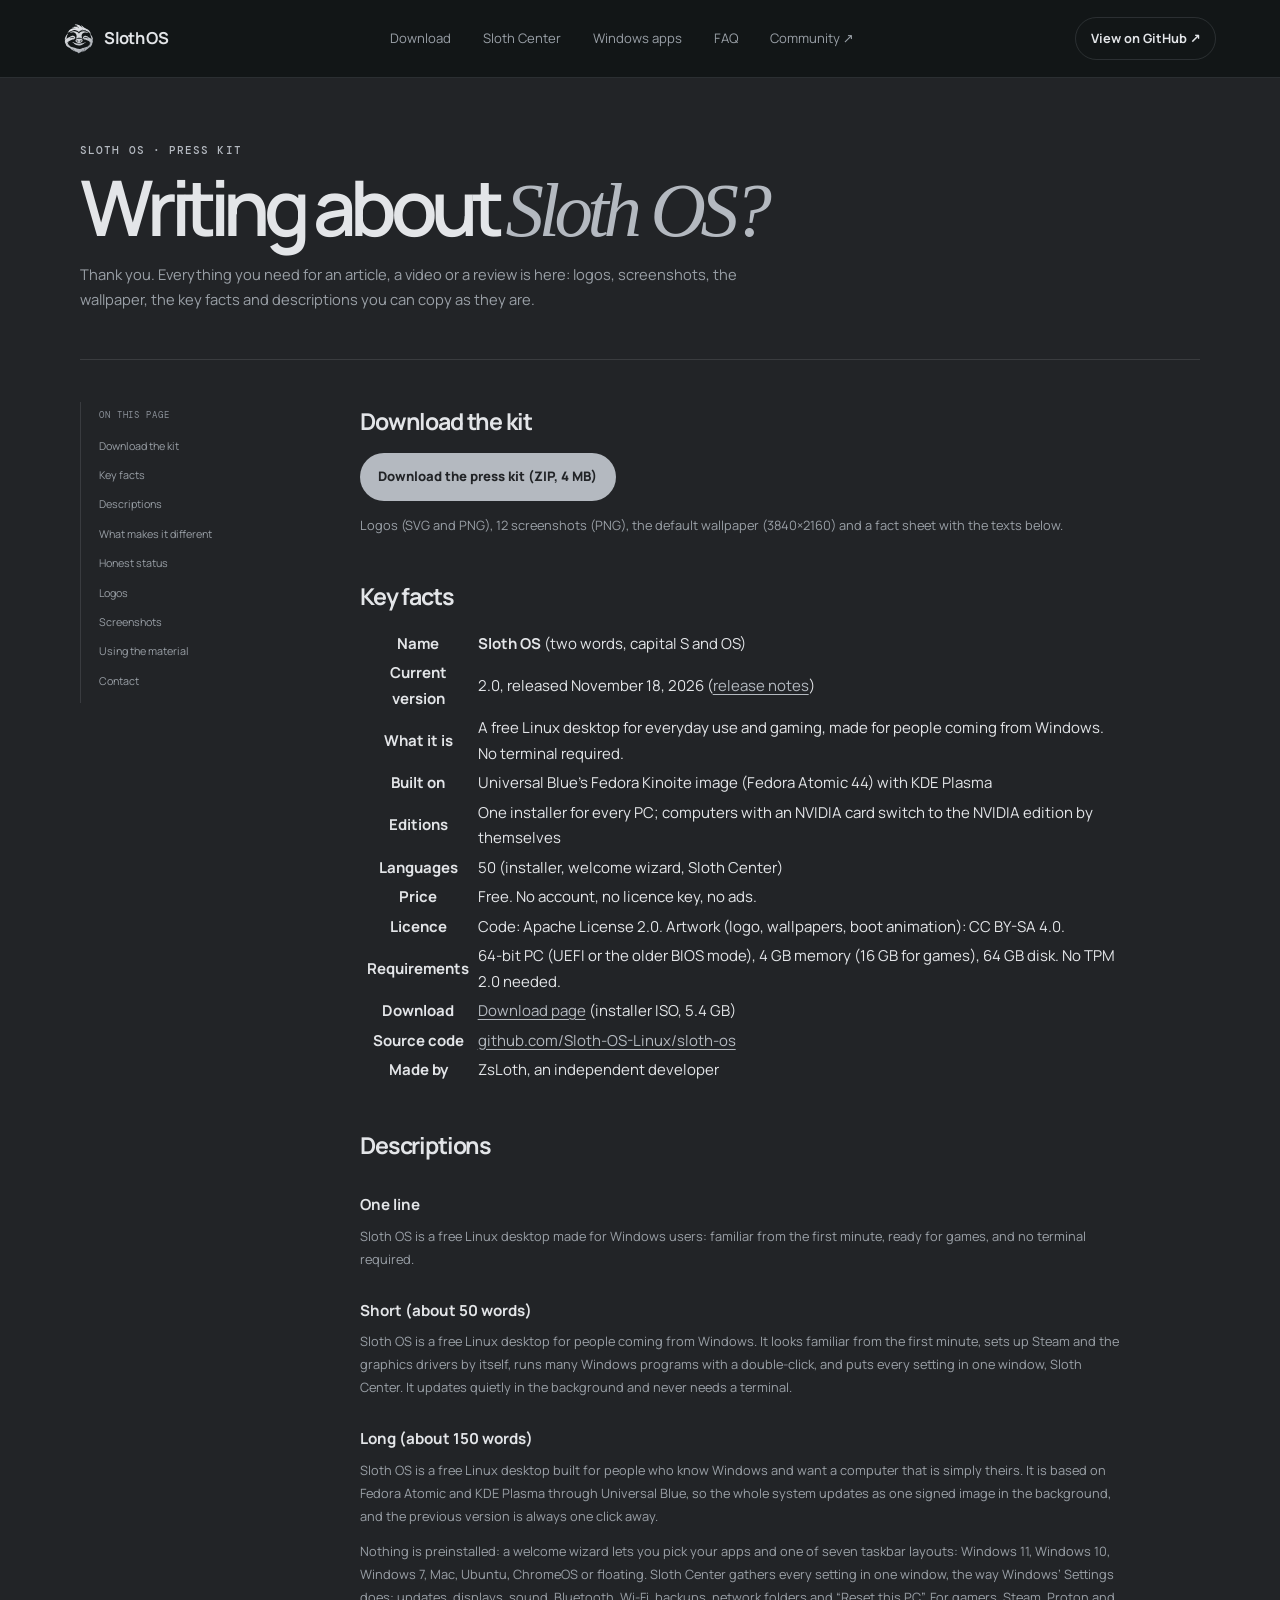
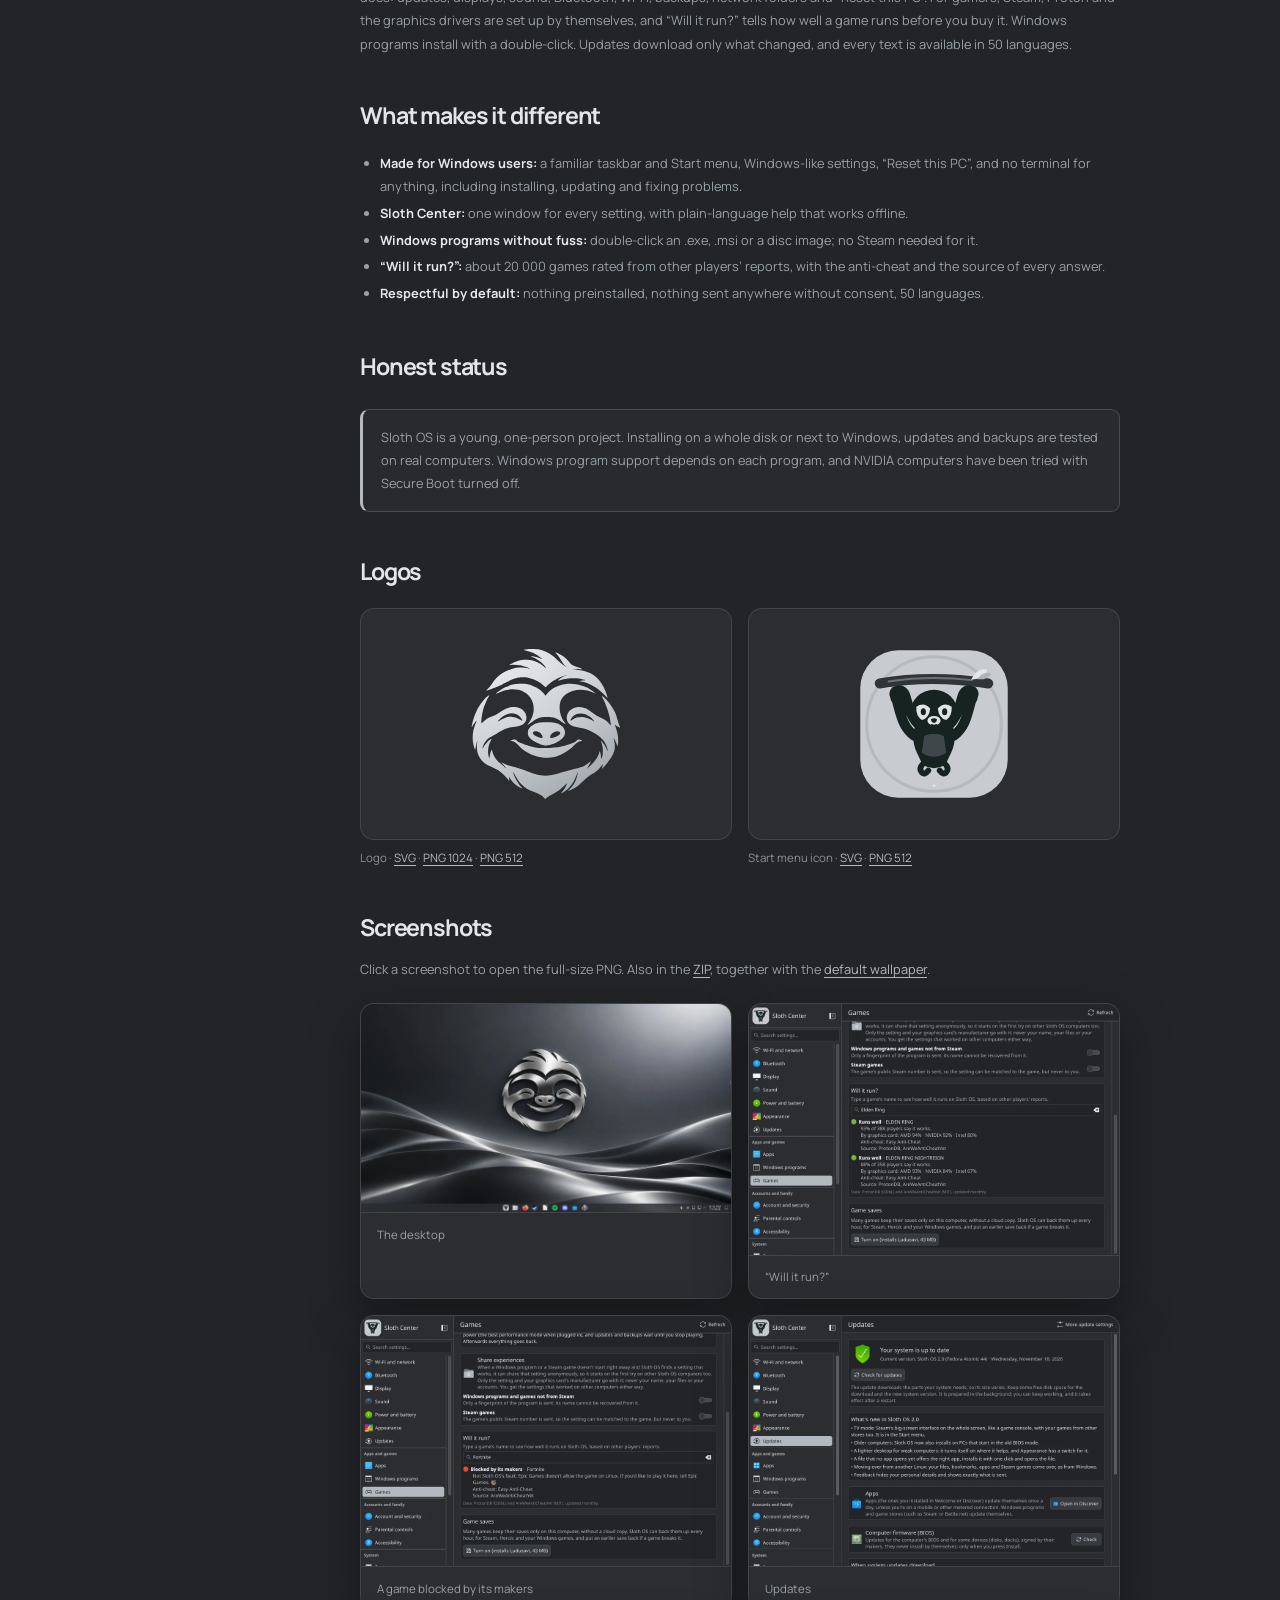
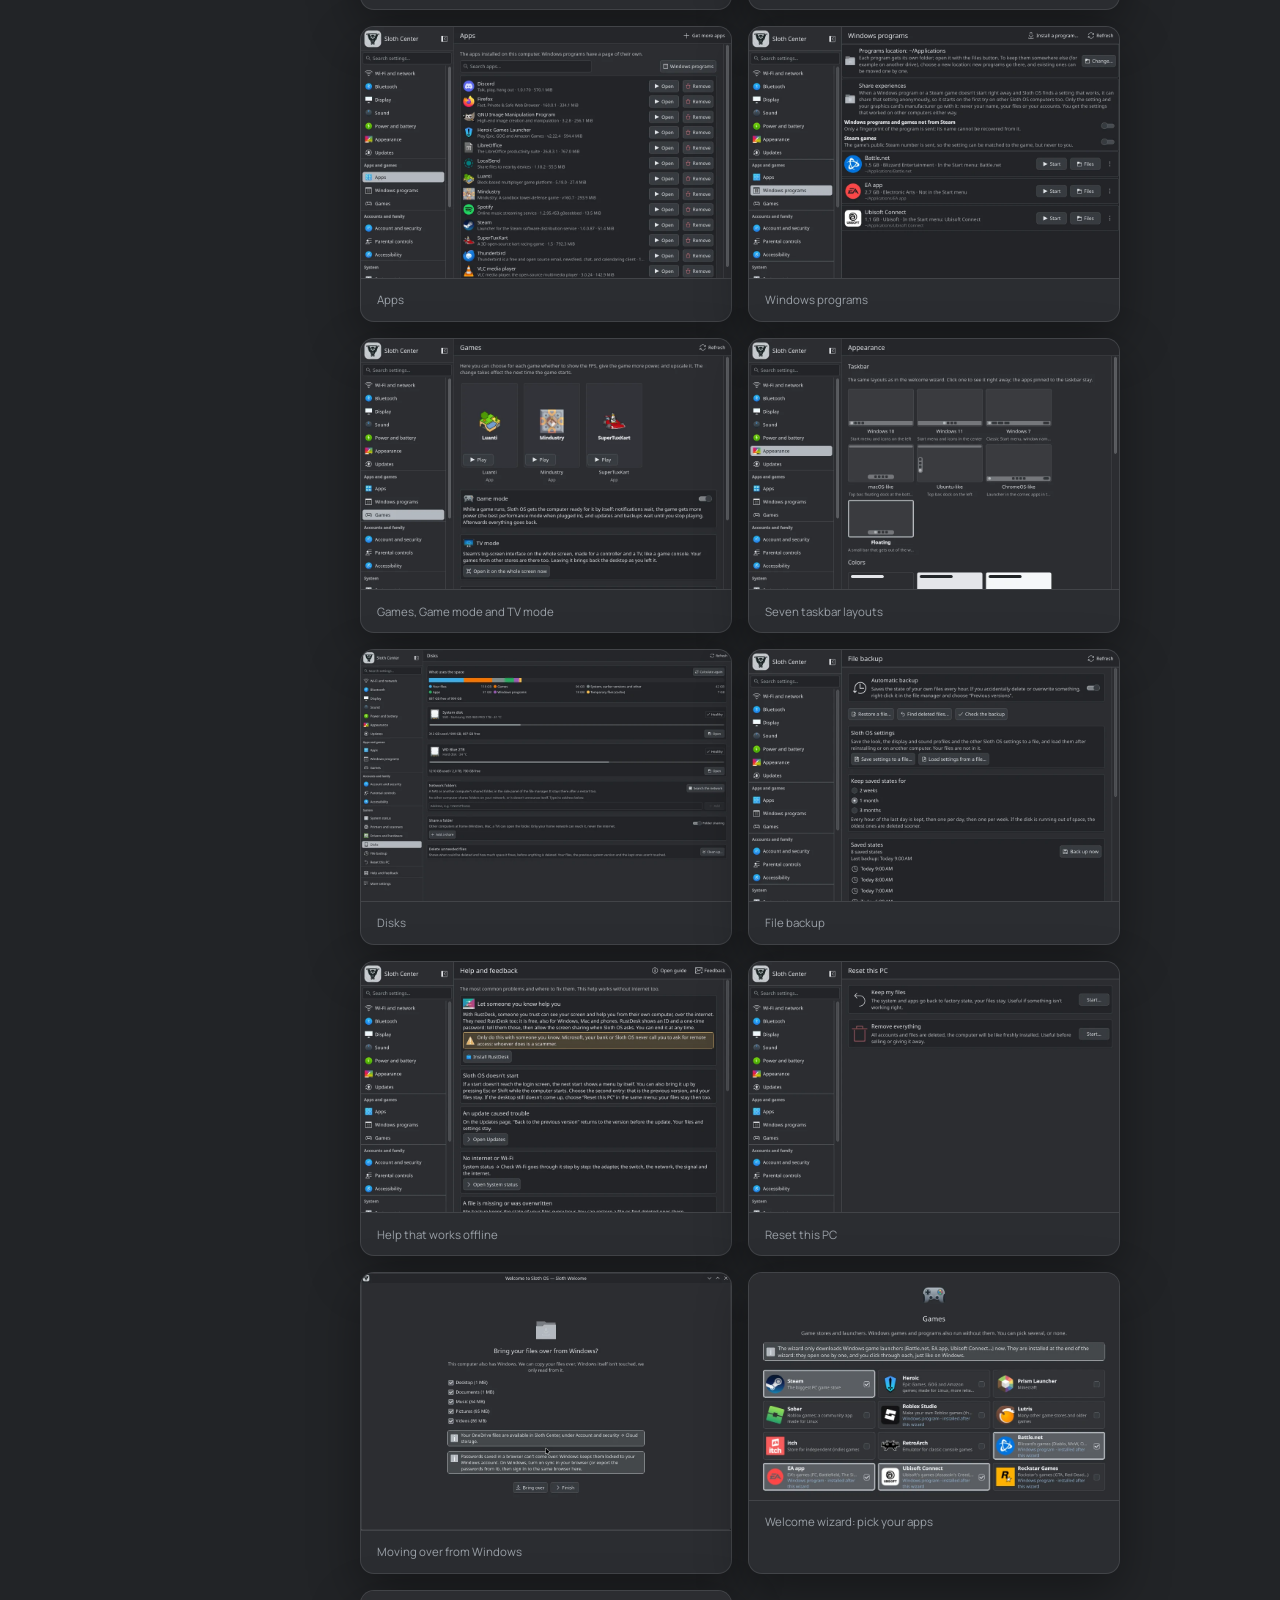
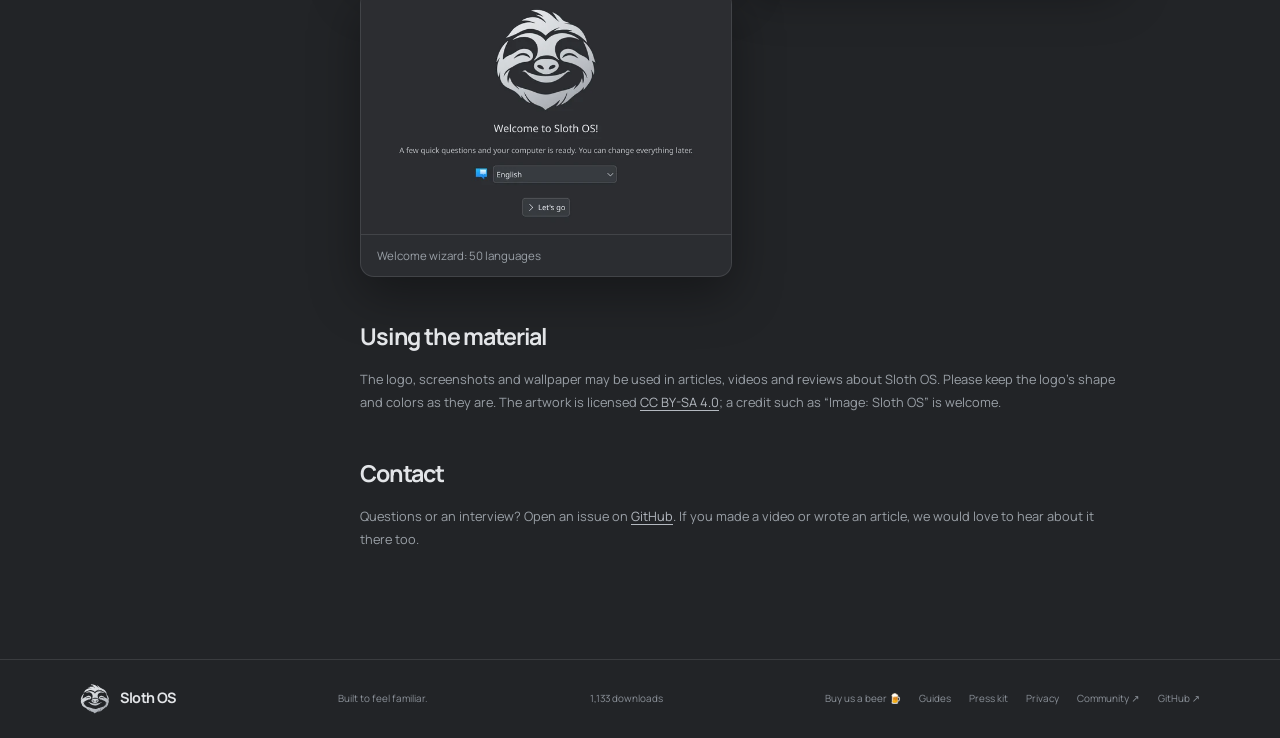
<file: docs/press.html>
<!doctype html>
<html lang="en"><head><meta charset="utf-8"><meta name="viewport" content="width=device-width,initial-scale=1"><meta name="theme-color" content="#222427"><title>Press kit — Sloth OS</title><meta name="description" content="Sloth OS press kit: logos, screenshots, wallpaper, key facts and ready-to-use descriptions for articles, videos and reviews."><link rel="icon" href="./favicon.svg?v=sloth-black-icon-20261016" type="image/svg+xml"><link rel="stylesheet" href="./site.css?v=sloth-20-20261125"><script src="./site.js?v=sloth-20-20261125" defer></script></head>
<body><a class="skip-link" href="#main">Skip to content</a><header class="site-header"><a class="brand" href="./index.html"><img class="brand-logo" src="./assets/sloth-logo.svg" alt=""><span>Sloth OS</span></a><nav class="main-nav" aria-label="Main navigation"><a href="./download.html">Download</a><a href="./index.html#sloth-center">Sloth Center</a><a href="./windows-apps.html">Windows apps</a><a href="./faq.html">FAQ</a><a href="https://github.com/Sloth-OS-Linux/sloth-os/discussions">Community ↗</a></nav><a class="nav-cta" href="https://github.com/Sloth-OS-Linux/sloth-os">View on GitHub ↗</a></header>
<main id="main"><section class="doc-hero section-wrap"><p class="eyebrow">Sloth OS · press kit</p><h1>Writing about <span>Sloth OS?</span></h1><p>Thank you. Everything you need for an article, a video or a review is here: logos, screenshots, the wallpaper, the key facts and descriptions you can copy as they are.</p></section>
<div class="doc-layout section-wrap"><aside class="doc-sidebar"><small>ON THIS PAGE</small><a href="#download-kit">Download the kit</a><a href="#facts">Key facts</a><a href="#descriptions">Descriptions</a><a href="#different">What makes it different</a><a href="#status">Honest status</a><a href="#logos">Logos</a><a href="#screenshots">Screenshots</a><a href="#usage">Using the material</a><a href="#contact">Contact</a></aside>
<article class="doc-content">

<h2 id="download-kit">Download the kit</h2>
<p><a class="button button-primary" href="./press/sloth-os-press-kit.zip" download>Download the press kit (ZIP, 4 MB)</a></p>
<p>Logos (SVG and PNG), 12 screenshots (PNG), the default wallpaper (3840×2160) and a fact sheet with the texts below.</p>

<h2 id="facts">Key facts</h2>
<table class="req-table">
<tbody>
<tr><th>Name</th><td><strong>Sloth OS</strong> (two words, capital S and OS)</td></tr>
<tr><th>Current version</th><td>2.0, released November 18, 2026 (<a href="./download.html#whats-new">release notes</a>)</td></tr>
<tr><th>What it is</th><td>A free Linux desktop for everyday use and gaming, made for people coming from Windows. No terminal required.</td></tr>
<tr><th>Built on</th><td>Universal Blue’s Fedora Kinoite image (Fedora Atomic 44) with KDE Plasma</td></tr>
<tr><th>Editions</th><td>One installer for every PC; computers with an NVIDIA card switch to the NVIDIA edition by themselves</td></tr>
<tr><th>Languages</th><td>50 (installer, welcome wizard, Sloth Center)</td></tr>
<tr><th>Price</th><td>Free. No account, no licence key, no ads.</td></tr>
<tr><th>Licence</th><td>Code: Apache License 2.0. Artwork (logo, wallpapers, boot animation): CC BY-SA 4.0.</td></tr>
<tr><th>Requirements</th><td>64-bit PC (UEFI or the older BIOS mode), 4 GB memory (16 GB for games), 64 GB disk. No TPM 2.0 needed.</td></tr>
<tr><th>Download</th><td><a href="./download.html">Download page</a> (installer ISO, 5.4 GB)</td></tr>
<tr><th>Source code</th><td><a href="https://github.com/Sloth-OS-Linux/sloth-os">github.com/Sloth-OS-Linux/sloth-os</a></td></tr>
<tr><th>Made by</th><td>ZsLoth, an independent developer</td></tr>
</tbody>
</table>

<h2 id="descriptions">Descriptions</h2>
<h3>One line</h3>
<p>Sloth OS is a free Linux desktop made for Windows users: familiar from the first minute, ready for games, and no terminal required.</p>
<h3>Short (about 50 words)</h3>
<p>Sloth OS is a free Linux desktop for people coming from Windows. It looks familiar from the first minute, sets up Steam and the graphics drivers by itself, runs many Windows programs with a double-click, and puts every setting in one window, Sloth Center. It updates quietly in the background and never needs a terminal.</p>
<h3>Long (about 150 words)</h3>
<p>Sloth OS is a free Linux desktop built for people who know Windows and want a computer that is simply theirs. It is based on Fedora Atomic and KDE Plasma through Universal Blue, so the whole system updates as one signed image in the background, and the previous version is always one click away.</p>
<p>Nothing is preinstalled: a welcome wizard lets you pick your apps and one of seven taskbar layouts: Windows 11, Windows 10, Windows 7, Mac, Ubuntu, ChromeOS or floating. Sloth Center gathers every setting in one window, the way Windows’ Settings does: updates, displays, sound, Bluetooth, Wi-Fi, backups, network folders and “Reset this PC”. For gamers, Steam, Proton and the graphics drivers are set up by themselves, and “Will it run?” tells how well a game runs before you buy it. Windows programs install with a double-click. Updates download only what changed, and every text is available in 50 languages.</p>

<h2 id="different">What makes it different</h2>
<ul>
<li><strong>Made for Windows users:</strong> a familiar taskbar and Start menu, Windows-like settings, “Reset this PC”, and no terminal for anything, including installing, updating and fixing problems.</li>
<li><strong>Sloth Center:</strong> one window for every setting, with plain-language help that works offline.</li>
<li><strong>Windows programs without fuss:</strong> double-click an .exe, .msi or a disc image; no Steam needed for it.</li>
<li><strong>“Will it run?”:</strong> about 20 000 games rated from other players’ reports, with the anti-cheat and the source of every answer.</li>
<li><strong>Respectful by default:</strong> nothing preinstalled, nothing sent anywhere without consent, 50 languages.</li>
</ul>

<h2 id="status">Honest status</h2>
<div class="doc-callout"><p>Sloth OS is a young, one-person project. Installing on a whole disk or next to Windows, updates and backups are tested on real computers. Windows program support depends on each program, and NVIDIA computers have been tried with Secure Boot turned off.</p></div>

<h2 id="logos">Logos</h2>
<div class="press-logos">
<figure><div class="press-logo-box"><img src="./press/kit/logos/sloth-os-logo.svg" width="160" height="160" alt="The Sloth OS logo: a smiling silver sloth face."></div><figcaption>Logo · <a href="./press/kit/logos/sloth-os-logo.svg" download>SVG</a> · <a href="./press/kit/logos/sloth-os-logo-1024.png" download>PNG 1024</a> · <a href="./press/kit/logos/sloth-os-logo-512.png" download>PNG 512</a></figcaption></figure>
<figure><div class="press-logo-box"><img src="./press/kit/logos/sloth-os-start-icon.svg" width="160" height="160" alt="The Sloth OS Start menu icon: a sloth hanging from a branch, in a rounded square."></div><figcaption>Start menu icon · <a href="./press/kit/logos/sloth-os-start-icon.svg" download>SVG</a> · <a href="./press/kit/logos/sloth-os-start-icon-512.png" download>PNG 512</a></figcaption></figure>
</div>

<h2 id="screenshots">Screenshots</h2>
<p>Click a screenshot to open the full-size PNG. Also in the <a href="./press/sloth-os-press-kit.zip" download>ZIP</a>, together with the <a href="./press/kit/wallpaper/sloth-os-default-wallpaper-3840x2160.jpg" download>default wallpaper</a>.</p>
<div class="shot-grid">
<figure class="shot"><a href="./press/kit/screenshots/sloth-os-desktop.png"><img src="./assets/shots/v2/layout-windows11.webp" width="1600" height="900" loading="lazy" alt="The Sloth OS desktop with the Windows 11 layout: the Start button and the app icons in the middle of the taskbar."></a><figcaption>The desktop</figcaption></figure>
<figure class="shot"><a href="./press/kit/screenshots/sloth-os-center-will-it-run.png"><img src="./assets/shots/v2/center-will-it-run.webp" width="1010" height="684" loading="lazy" alt="Sloth Center, Games page: Will it run? for Elden Ring: runs well, 93% of 388 players say it works, by graphics card, anti-cheat and source."></a><figcaption>“Will it run?”</figcaption></figure>
<figure class="shot"><a href="./press/kit/screenshots/sloth-os-center-blocked-game.png"><img src="./assets/shots/v2/center-blocked-game.webp" width="1010" height="684" loading="lazy" alt="Sloth Center, Games page: Will it run? for Fortnite: blocked by its makers."></a><figcaption>A game blocked by its makers</figcaption></figure>
<figure class="shot"><a href="./press/kit/screenshots/sloth-os-center-updates.png"><img src="./assets/shots/v2/center-updates.webp" width="1010" height="684" loading="lazy" alt="Sloth Center, Updates page: Your system is up to date, Sloth OS 2.0, the list of what is new in 2.0, app updates and computer firmware."></a><figcaption>Updates</figcaption></figure>
<figure class="shot"><a href="./press/kit/screenshots/sloth-os-center-apps.png"><img src="./assets/shots/v2/center-apps.webp" width="1010" height="684" loading="lazy" alt="Sloth Center, Apps page: the installed apps, each with Open and Remove."></a><figcaption>Apps</figcaption></figure>
<figure class="shot"><a href="./press/kit/screenshots/sloth-os-center-winprograms.png"><img src="./assets/shots/v2/center-winprograms.webp" width="1010" height="684" loading="lazy" alt="Sloth Center, Windows programs page: Battle.net, EA app and Ubisoft Connect, each with Start and Files buttons."></a><figcaption>Windows programs</figcaption></figure>
<figure class="shot"><a href="./press/kit/screenshots/sloth-os-center-games.png"><img src="./assets/shots/v2/center-games.webp" width="1010" height="684" loading="lazy" alt="Sloth Center, Games page: the game library with Play buttons, Game mode and TV mode."></a><figcaption>Games, Game mode and TV mode</figcaption></figure>
<figure class="shot"><a href="./press/kit/screenshots/sloth-os-center-appearance.png"><img src="./assets/shots/v2/center-appearance.webp" width="1010" height="684" loading="lazy" alt="Sloth Center, Appearance page: seven taskbar layouts to click, and the color schemes below."></a><figcaption>Seven taskbar layouts</figcaption></figure>
<figure class="shot"><a href="./press/kit/screenshots/sloth-os-center-disks.png"><img src="./assets/shots/v2/center-disks.webp" width="1010" height="684" loading="lazy" alt="Sloth Center, Disks page: what uses the space, the drives with their health and temperature."></a><figcaption>Disks</figcaption></figure>
<figure class="shot"><a href="./press/kit/screenshots/sloth-os-center-backup.png"><img src="./assets/shots/v2/center-backup.webp" width="1010" height="684" loading="lazy" alt="Sloth Center, File backup page: automatic backup every hour, restore a file, find deleted files, and the saved states."></a><figcaption>File backup</figcaption></figure>
<figure class="shot"><a href="./press/kit/screenshots/sloth-os-center-help.png"><img src="./assets/shots/v2/center-help.webp" width="1010" height="684" loading="lazy" alt="Sloth Center, Help and feedback page: remote help from someone you know, and the most common problems."></a><figcaption>Help that works offline</figcaption></figure>
<figure class="shot"><a href="./press/kit/screenshots/sloth-os-center-reset.png"><img src="./assets/shots/v2/center-reset.webp" width="1010" height="684" loading="lazy" alt="Sloth Center, Reset this PC page: Keep my files, or Remove everything."></a><figcaption>Reset this PC</figcaption></figure>
<figure class="shot"><a href="./press/kit/screenshots/sloth-os-windows-import.png"><img src="./assets/shots/v2/windows-import.webp" width="1082" height="750" loading="lazy" alt="Bring your files over from Windows? Desktop, Documents, Music, Pictures and Videos ticked, with their sizes."></a><figcaption>Moving over from Windows</figcaption></figure>
<figure class="shot"><a href="./press/kit/screenshots/sloth-os-welcome-games.png"><img src="./assets/shots/v2/welcome-games.webp" width="960" height="587" loading="lazy" alt="Sloth Welcome wizard, Games step: Steam, Heroic, Prism Launcher, Sober, Roblox Studio, Lutris, itch, RetroArch and the Windows launchers."></a><figcaption>Welcome wizard: pick your apps</figcaption></figure>
<figure class="shot"><a href="./press/kit/screenshots/sloth-os-welcome-language.png"><img src="./assets/shots/v2/welcome-language.webp" width="640" height="420" loading="lazy" alt="Sloth Welcome wizard, choosing the language."></a><figcaption>Welcome wizard: 50 languages</figcaption></figure>
</div>

<h2 id="usage">Using the material</h2>
<p>The logo, screenshots and wallpaper may be used in articles, videos and reviews about Sloth OS. Please keep the logo’s shape and colors as they are. The artwork is licensed <a href="https://creativecommons.org/licenses/by-sa/4.0/">CC BY-SA 4.0</a>; a credit such as “Image: Sloth OS” is welcome.</p>

<h2 id="contact">Contact</h2>
<p>Questions or an interview? Open an issue on <a href="https://github.com/Sloth-OS-Linux/sloth-os/issues">GitHub</a>. If you made a video or wrote an article, we would love to hear about it there too.</p>
</article></div></main>
<footer class="site-footer doc-footer"><div class="section-wrap footer-inner"><a class="brand" href="./index.html"><img class="brand-logo" src="./assets/sloth-logo.svg" alt=""><span>Sloth OS</span></a><span>Built to feel familiar.</span><nav><a href="https://ko-fi.com/slothos">Buy us a beer 🍺</a><a href="./getting-started.html">Guides</a><a href="./press.html">Press kit</a><a href="./privacy.html">Privacy</a><a href="https://github.com/Sloth-OS-Linux/sloth-os/discussions">Community ↗</a><a href="https://github.com/Sloth-OS-Linux/sloth-os">GitHub ↗</a></nav></div></footer></body></html>
</file>
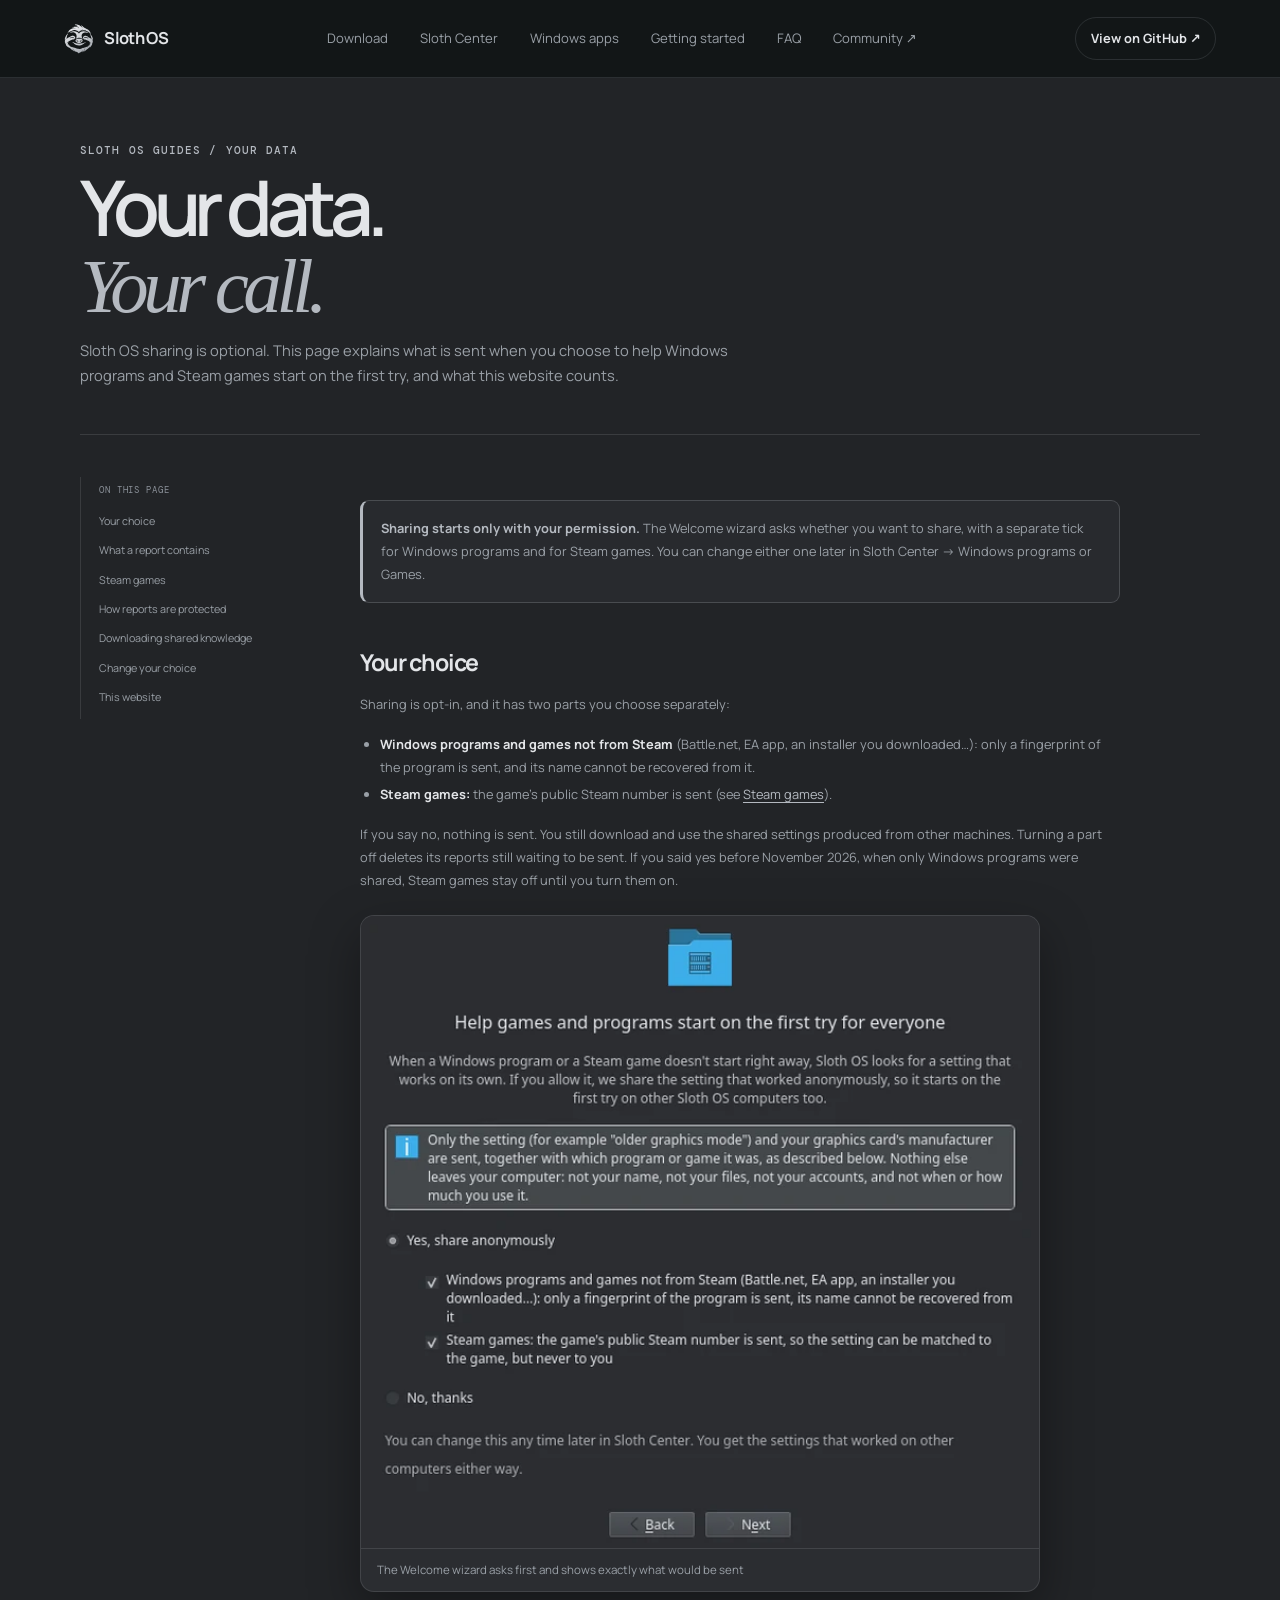
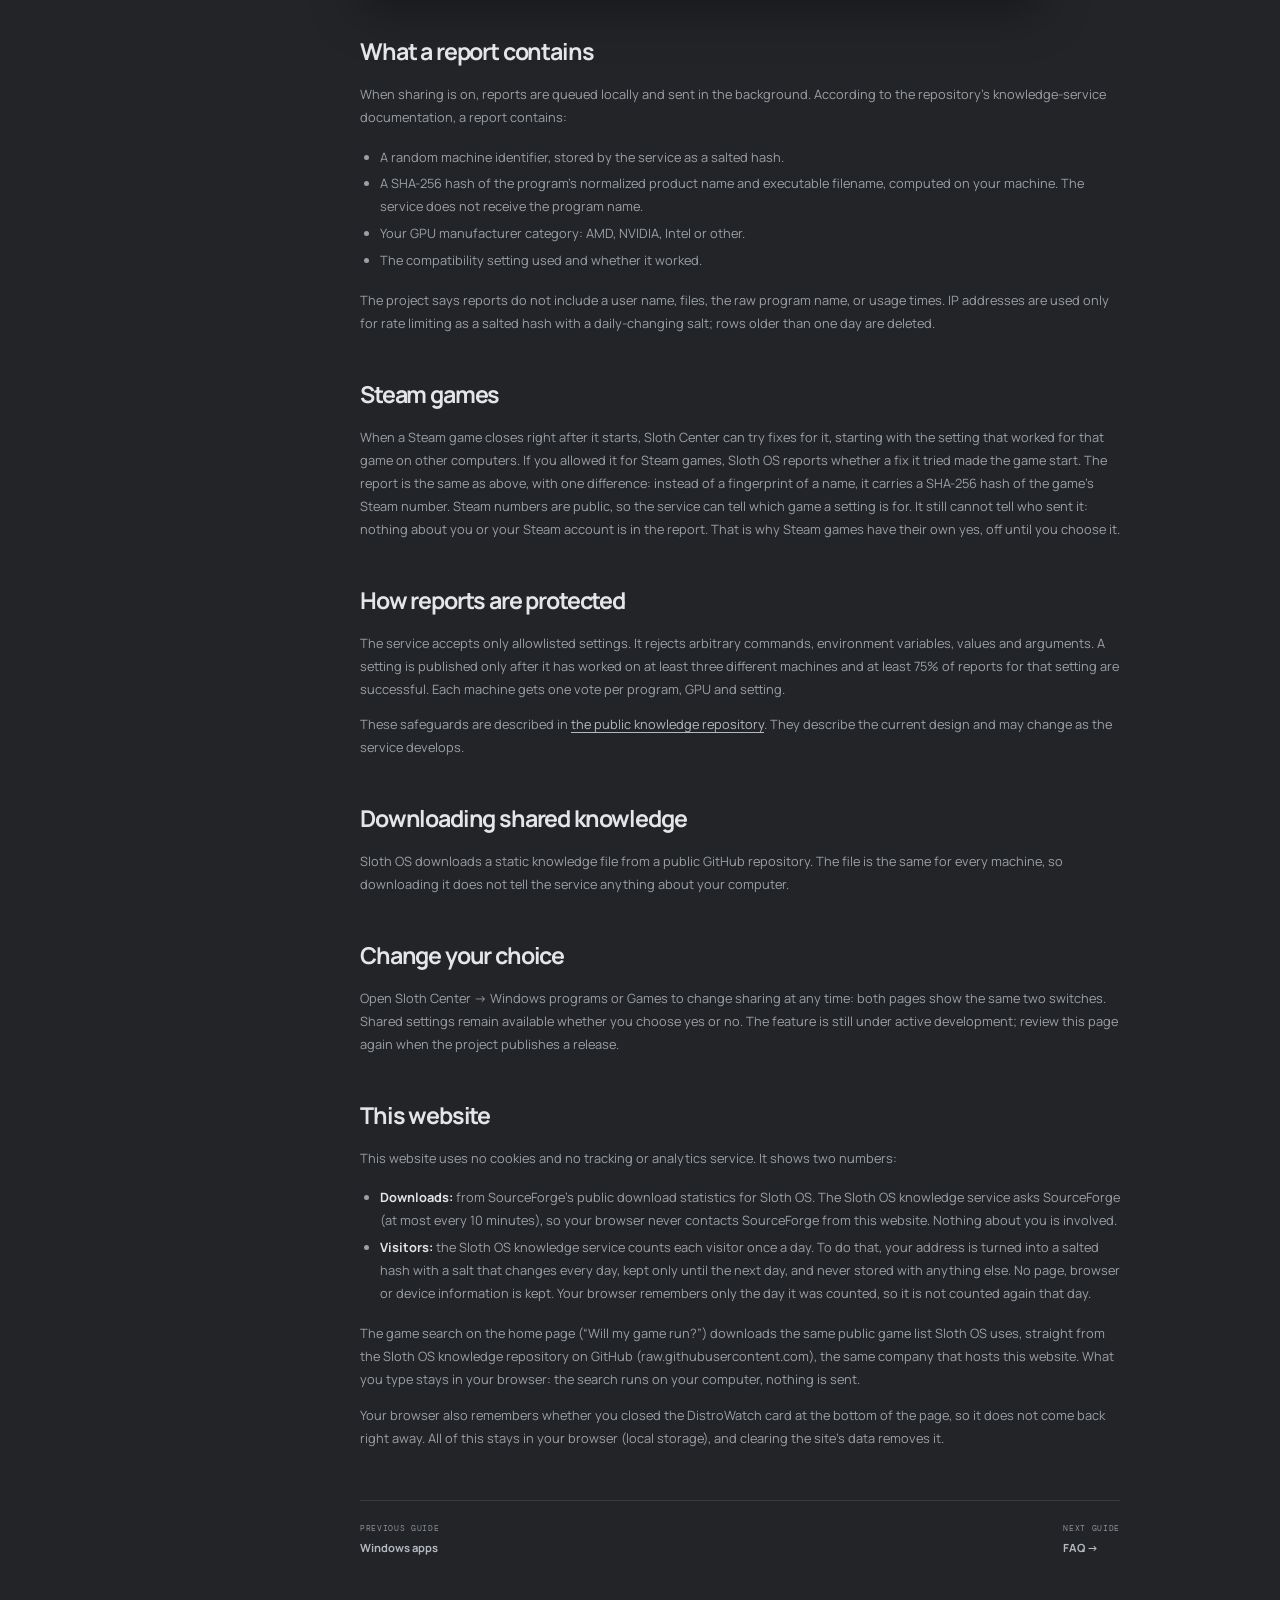
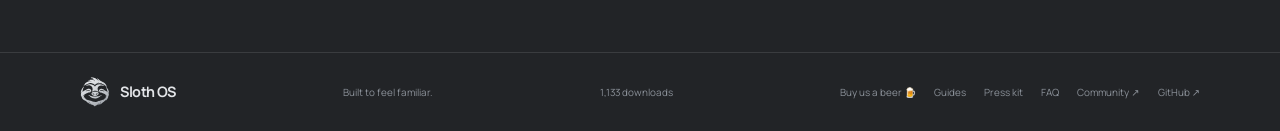
<file: docs/privacy.html>
<!doctype html>
<html lang="en"><head><meta charset="utf-8"><meta name="viewport" content="width=device-width,initial-scale=1"><meta name="theme-color" content="#222427"><title>Privacy — Sloth OS</title><link rel="icon" href="./favicon.svg?v=sloth-black-icon-20261016" type="image/svg+xml"><link rel="stylesheet" href="./site.css?v=sloth-20-20261125"><script src="./site.js?v=sloth-20-20261125" defer></script></head>
<body><a class="skip-link" href="#main">Skip to content</a><header class="site-header"><a class="brand" href="./index.html"><img class="brand-logo" src="./assets/sloth-logo.svg" alt=""><span>Sloth OS</span></a><nav class="main-nav" aria-label="Main navigation"><a href="./download.html">Download</a><a href="./index.html#sloth-center">Sloth Center</a><a href="./windows-apps.html">Windows apps</a><a href="./getting-started.html">Getting started</a><a href="./faq.html">FAQ</a><a href="https://github.com/Sloth-OS-Linux/sloth-os/discussions">Community ↗</a></nav><a class="nav-cta" href="https://github.com/Sloth-OS-Linux/sloth-os">View on GitHub ↗</a></header>
<main id="main"><section class="doc-hero section-wrap"><p class="eyebrow">Sloth OS guides / your data</p><h1>Your data.<br><span>Your call.</span></h1><p>Sloth OS sharing is optional. This page explains what is sent when you choose to help Windows programs and Steam games start on the first try, and what this website counts.</p></section>
<div class="doc-layout section-wrap"><aside class="doc-sidebar"><small>ON THIS PAGE</small><a href="#choice">Your choice</a><a href="#data">What a report contains</a><a href="#steam">Steam games</a><a href="#protections">How reports are protected</a><a href="#downloads">Downloading shared knowledge</a><a href="#controls">Change your choice</a><a href="#website">This website</a></aside>
<article class="doc-content">
<div class="doc-callout"><p><strong>Sharing starts only with your permission.</strong> The Welcome wizard asks whether you want to share, with a separate tick for Windows programs and for Steam games. You can change either one later in Sloth Center → Windows programs or Games.</p></div>
<h2 id="choice">Your choice</h2><p>Sharing is opt-in, and it has two parts you choose separately:</p><ul><li><strong>Windows programs and games not from Steam</strong> (Battle.net, EA app, an installer you downloaded…): only a fingerprint of the program is sent, and its name cannot be recovered from it.</li><li><strong>Steam games:</strong> the game's public Steam number is sent (see <a href="#steam">Steam games</a>).</li></ul><p>If you say no, nothing is sent. You still download and use the shared settings produced from other machines. Turning a part off deletes its reports still waiting to be sent. If you said yes before November 2026, when only Windows programs were shared, Steam games stay off until you turn them on.</p>
<figure class="shot"><img src="./assets/shots/welcome-sharing.webp" width="640" height="597" loading="lazy" alt="The sharing step of the Welcome wizard: Help games and programs start on the first try for everyone, a box listing exactly what is sent, Yes, share anonymously with two ticks (Windows programs and games not from Steam, Steam games), or No, thanks."><figcaption>The Welcome wizard asks first and shows exactly what would be sent</figcaption></figure><h2 id="data">What a report contains</h2><p>When sharing is on, reports are queued locally and sent in the background. According to the repository's knowledge-service documentation, a report contains:</p><ul><li>A random machine identifier, stored by the service as a salted hash.</li><li>A SHA-256 hash of the program's normalized product name and executable filename, computed on your machine. The service does not receive the program name.</li><li>Your GPU manufacturer category: AMD, NVIDIA, Intel or other.</li><li>The compatibility setting used and whether it worked.</li></ul><p>The project says reports do not include a user name, files, the raw program name, or usage times. IP addresses are used only for rate limiting as a salted hash with a daily-changing salt; rows older than one day are deleted.</p>
<h2 id="steam">Steam games</h2><p>When a Steam game closes right after it starts, Sloth Center can try fixes for it, starting with the setting that worked for that game on other computers. If you allowed it for Steam games, Sloth OS reports whether a fix it tried made the game start. The report is the same as above, with one difference: instead of a fingerprint of a name, it carries a SHA-256 hash of the game's Steam number. Steam numbers are public, so the service can tell which game a setting is for. It still cannot tell who sent it: nothing about you or your Steam account is in the report. That is why Steam games have their own yes, off until you choose it.</p>
<h2 id="protections">How reports are protected</h2><p>The service accepts only allowlisted settings. It rejects arbitrary commands, environment variables, values and arguments. A setting is published only after it has worked on at least three different machines and at least 75% of reports for that setting are successful. Each machine gets one vote per program, GPU and setting.</p><p>These safeguards are described in <a href="https://github.com/Sloth-OS-Linux/sloth-os-knowledge">the public knowledge repository</a>. They describe the current design and may change as the service develops.</p>
<h2 id="downloads">Downloading shared knowledge</h2><p>Sloth OS downloads a static knowledge file from a public GitHub repository. The file is the same for every machine, so downloading it does not tell the service anything about your computer.</p>
<h2 id="controls">Change your choice</h2><p>Open Sloth Center → Windows programs or Games to change sharing at any time: both pages show the same two switches. Shared settings remain available whether you choose yes or no. The feature is still under active development; review this page again when the project publishes a release.</p>
<h2 id="website">This website</h2><p>This website uses no cookies and no tracking or analytics service. It shows two numbers:</p><ul><li><strong>Downloads:</strong> from SourceForge's public download statistics for Sloth OS. The Sloth OS knowledge service asks SourceForge (at most every 10 minutes), so your browser never contacts SourceForge from this website. Nothing about you is involved.</li><li><strong>Visitors:</strong> the Sloth OS knowledge service counts each visitor once a day. To do that, your address is turned into a salted hash with a salt that changes every day, kept only until the next day, and never stored with anything else. No page, browser or device information is kept. Your browser remembers only the day it was counted, so it is not counted again that day.</li></ul><p>The game search on the home page (“Will my game run?”) downloads the same public game list Sloth OS uses, straight from the Sloth OS knowledge repository on GitHub (raw.githubusercontent.com), the same company that hosts this website. What you type stays in your browser: the search runs on your computer, nothing is sent.</p><p>Your browser also remembers whether you closed the DistroWatch card at the bottom of the page, so it does not come back right away. All of this stays in your browser (local storage), and clearing the site's data removes it.</p>
<div class="doc-bottom-nav"><a href="./windows-apps.html"><span>PREVIOUS GUIDE</span>Windows apps</a><a href="./faq.html"><span>NEXT GUIDE</span>FAQ →</a></div>
</article></div></main><footer class="site-footer doc-footer"><div class="section-wrap footer-inner"><a class="brand" href="./index.html"><img class="brand-logo" src="./assets/sloth-logo.svg" alt=""><span>Sloth OS</span></a><span>Built to feel familiar.</span><nav><a href="https://ko-fi.com/slothos">Buy us a beer 🍺</a><a href="./getting-started.html">Guides</a><a href="./press.html">Press kit</a><a href="./faq.html">FAQ</a><a href="https://github.com/Sloth-OS-Linux/sloth-os/discussions">Community ↗</a><a href="https://github.com/Sloth-OS-Linux/sloth-os">GitHub ↗</a></nav></div></footer></body></html>
</file>
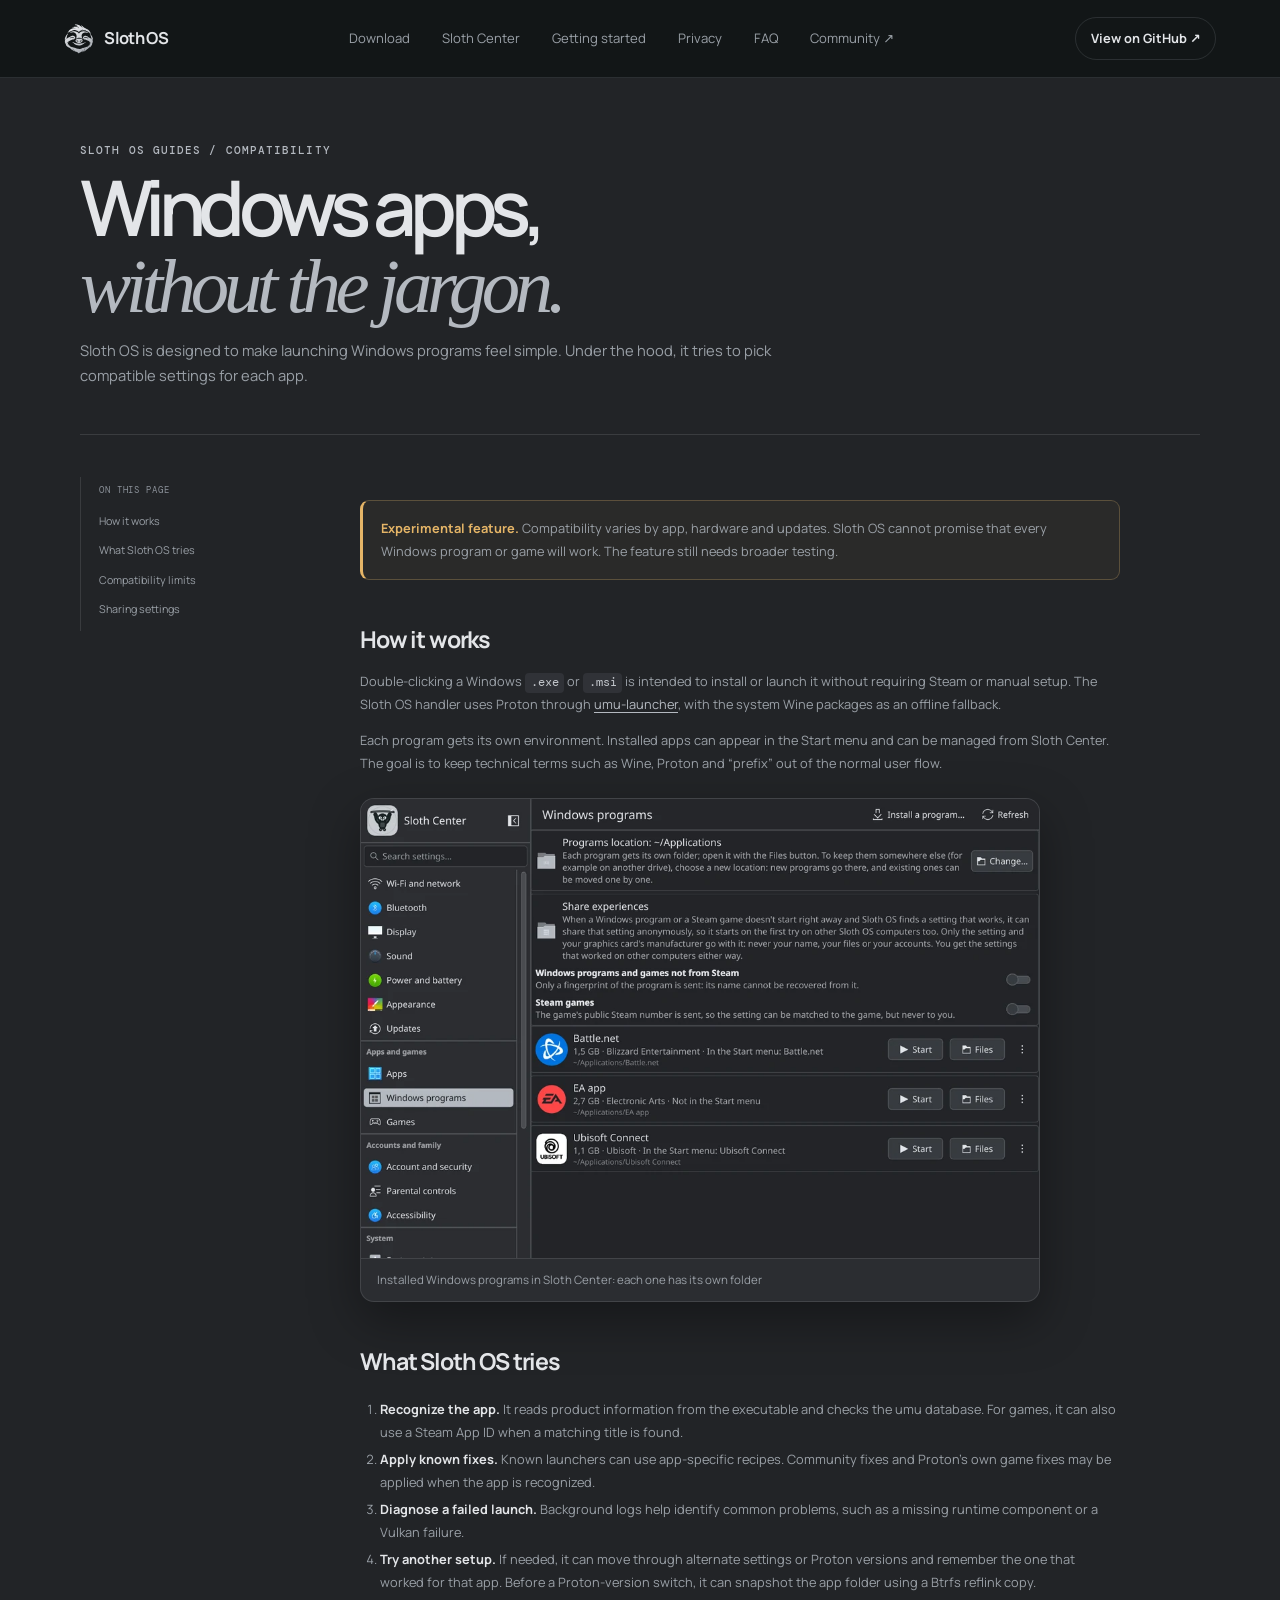
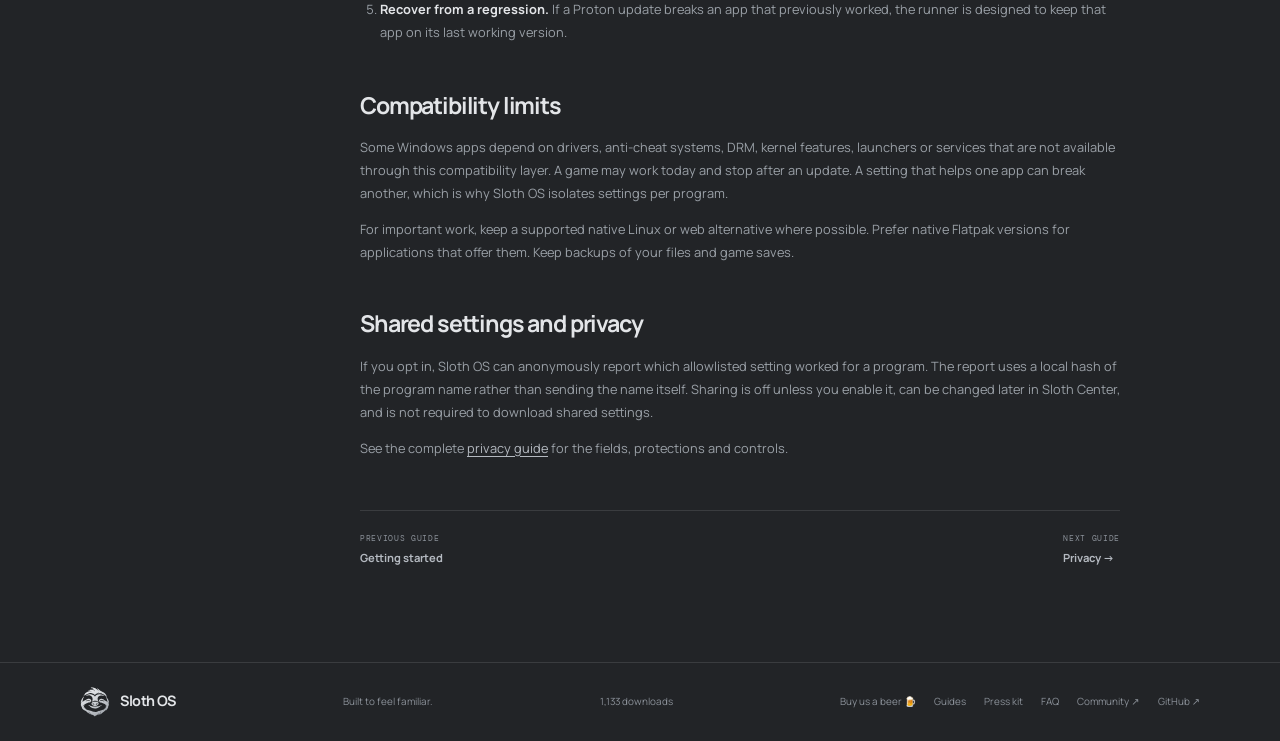
<file: docs/windows-apps.html>
<!doctype html>
<html lang="en"><head><meta charset="utf-8"><meta name="viewport" content="width=device-width,initial-scale=1"><meta name="theme-color" content="#222427"><title>Windows programs and games — Sloth OS</title><link rel="icon" href="./favicon.svg?v=sloth-black-icon-20261016" type="image/svg+xml"><link rel="stylesheet" href="./site.css?v=sloth-20-20261125"><script src="./site.js?v=sloth-20-20261125" defer></script></head>
<body><a class="skip-link" href="#main">Skip to content</a><header class="site-header"><a class="brand" href="./index.html"><img class="brand-logo" src="./assets/sloth-logo.svg" alt=""><span>Sloth OS</span></a><nav class="main-nav" aria-label="Main navigation"><a href="./download.html">Download</a><a href="./index.html#sloth-center">Sloth Center</a><a href="./getting-started.html">Getting started</a><a href="./privacy.html">Privacy</a><a href="./faq.html">FAQ</a><a href="https://github.com/Sloth-OS-Linux/sloth-os/discussions">Community ↗</a></nav><a class="nav-cta" href="https://github.com/Sloth-OS-Linux/sloth-os">View on GitHub ↗</a></header>
<main id="main"><section class="doc-hero section-wrap"><p class="eyebrow">Sloth OS guides / compatibility</p><h1>Windows apps,<br><span>without the jargon.</span></h1><p>Sloth OS is designed to make launching Windows programs feel simple. Under the hood, it tries to pick compatible settings for each app.</p></section>
<div class="doc-layout section-wrap"><aside class="doc-sidebar"><small>ON THIS PAGE</small><a href="#how-it-works">How it works</a><a href="#steps">What Sloth OS tries</a><a href="#limits">Compatibility limits</a><a href="#sharing">Sharing settings</a></aside>
<article class="doc-content">
<div class="doc-callout warning"><p><strong>Experimental feature.</strong> Compatibility varies by app, hardware and updates. Sloth OS cannot promise that every Windows program or game will work. The feature still needs broader testing.</p></div>
<h2 id="how-it-works">How it works</h2><p>Double-clicking a Windows <code>.exe</code> or <code>.msi</code> is intended to install or launch it without requiring Steam or manual setup. The Sloth OS handler uses Proton through <a href="https://github.com/Open-Wine-Components/umu-launcher">umu-launcher</a>, with the system Wine packages as an offline fallback.</p><p>Each program gets its own environment. Installed apps can appear in the Start menu and can be managed from Sloth Center. The goal is to keep technical terms such as Wine, Proton and “prefix” out of the normal user flow.</p>
<figure class="shot"><img src="./assets/shots/v2/center-winprograms.webp" width="1010" height="684" loading="lazy" alt="Sloth Center, Windows programs page: the programs folder in Applications, the Share experiences switch, and installed Windows programs Battle.net, EA app and Ubisoft Connect, each with Start and Files buttons."><figcaption>Installed Windows programs in Sloth Center: each one has its own folder</figcaption></figure><h2 id="steps">What Sloth OS tries</h2><ol><li><strong>Recognize the app.</strong> It reads product information from the executable and checks the umu database. For games, it can also use a Steam App ID when a matching title is found.</li><li><strong>Apply known fixes.</strong> Known launchers can use app-specific recipes. Community fixes and Proton's own game fixes may be applied when the app is recognized.</li><li><strong>Diagnose a failed launch.</strong> Background logs help identify common problems, such as a missing runtime component or a Vulkan failure.</li><li><strong>Try another setup.</strong> If needed, it can move through alternate settings or Proton versions and remember the one that worked for that app. Before a Proton-version switch, it can snapshot the app folder using a Btrfs reflink copy.</li><li><strong>Recover from a regression.</strong> If a Proton update breaks an app that previously worked, the runner is designed to keep that app on its last working version.</li></ol>
<h2 id="limits">Compatibility limits</h2><p>Some Windows apps depend on drivers, anti-cheat systems, DRM, kernel features, launchers or services that are not available through this compatibility layer. A game may work today and stop after an update. A setting that helps one app can break another, which is why Sloth OS isolates settings per program.</p><p>For important work, keep a supported native Linux or web alternative where possible. Prefer native Flatpak versions for applications that offer them. Keep backups of your files and game saves.</p>
<h2 id="sharing">Shared settings and privacy</h2><p>If you opt in, Sloth OS can anonymously report which allowlisted setting worked for a program. The report uses a local hash of the program name rather than sending the name itself. Sharing is off unless you enable it, can be changed later in Sloth Center, and is not required to download shared settings.</p><p>See the complete <a href="./privacy.html">privacy guide</a> for the fields, protections and controls.</p>
<div class="doc-bottom-nav"><a href="./getting-started.html"><span>PREVIOUS GUIDE</span>Getting started</a><a href="./privacy.html"><span>NEXT GUIDE</span>Privacy →</a></div>
</article></div></main><footer class="site-footer doc-footer"><div class="section-wrap footer-inner"><a class="brand" href="./index.html"><img class="brand-logo" src="./assets/sloth-logo.svg" alt=""><span>Sloth OS</span></a><span>Built to feel familiar.</span><nav><a href="https://ko-fi.com/slothos">Buy us a beer 🍺</a><a href="./getting-started.html">Guides</a><a href="./press.html">Press kit</a><a href="./faq.html">FAQ</a><a href="https://github.com/Sloth-OS-Linux/sloth-os/discussions">Community ↗</a><a href="https://github.com/Sloth-OS-Linux/sloth-os">GitHub ↗</a></nav></div></footer></body></html>
</file>
<file: docs/site.css>
@import url('https://fonts.googleapis.com/css2?family=DM+Mono:wght@400;500&family=Manrope:wght@400;500;600;700;800&display=swap');

:root{color-scheme:dark;--bg:#222427;--panel:#2b2d31;--panel-2:#303237;--ink:#e3e5e8;--muted:#9aa0a7;--soft:#8b9199;--line:rgba(227,229,232,.12);--mint:#b4b9c0;--mint-2:#cfd3d8;--blue:#8fb0cf;--serif:Georgia,"Times New Roman",serif;--sans:"Manrope",Inter,ui-sans-serif,system-ui,-apple-system,"Segoe UI",sans-serif;--mono:"DM Mono",ui-monospace,SFMono-Regular,Consolas,monospace}
*{box-sizing:border-box}
html{scroll-behavior:smooth;scroll-padding-top:96px}
body{margin:0;background:var(--bg);color:var(--ink);font-family:var(--sans);font-size:15px;line-height:1.7;-webkit-font-smoothing:antialiased}
a{color:inherit;text-decoration:none}
a:hover{color:var(--mint)}
button{font:inherit}
.skip-link{position:absolute;left:1rem;top:-4rem;z-index:20;padding:.7rem 1rem;background:var(--mint);color:#1c1e21;border-radius:.6rem}
.skip-link:focus{top:1rem}
.site-header{height:78px;display:flex;align-items:center;justify-content:space-between;gap:1.5rem;padding:0 max(5vw,calc((100vw - 1200px)/2));border-bottom:1px solid var(--line);position:sticky;top:0;z-index:10;background:rgba(16,21,22,.88);backdrop-filter:blur(18px)}
.brand{display:inline-flex;align-items:center;gap:.65rem;font-size:1.03rem;font-weight:700;letter-spacing:-.04em;white-space:nowrap}.brand-logo{width:30px;height:30px;object-fit:contain}.desktop-preview{margin:0;min-width:0;padding:13px;border:1px solid rgba(180,185,192,.32);border-radius:16px;background:linear-gradient(145deg,#303237,#222427);box-shadow:0 24px 80px rgba(0,0,0,.42)}.desktop-preview img{display:block;width:100%;height:auto;border-radius:8px}.desktop-preview figcaption{display:flex;align-items:center;gap:8px;padding:11px 4px 1px;color:#9aa0a7;font-size:.63rem}.preview-dot{width:7px;height:7px;flex:0 0 7px;border-radius:50%;background:#b4b9c0;box-shadow:0 0 10px rgba(180,185,192,.48)}
.brand-light{font-weight:500;color:#c3c7cc;margin-left:.1em}
.brand-mark{width:28px;height:28px;border:1px solid rgba(180,185,192,.55);border-radius:50%;position:relative;display:inline-block;background:linear-gradient(145deg,#cfd3d8,#9da2a9);box-shadow:0 0 22px rgba(180,185,192,.16)}
.brand-mark:before,.brand-mark:after{content:"";position:absolute;top:5px;width:7px;height:7px;border-radius:50%;background:#1c1e21}
.brand-mark:before{left:5px}.brand-mark:after{right:5px}
.brand-mark i{position:absolute;left:8px;bottom:5px;width:10px;height:6px;border-bottom:2px solid #1c1e21;border-radius:50%}
.brand-mark b{position:absolute;left:12px;top:11px;width:3px;height:3px;background:#1c1e21;border-radius:50%}
.main-nav{display:flex;align-items:center;gap:2rem;color:#9aa0a7;font-size:.82rem}
.main-nav a,.site-header .nav-cta{transition:color .2s ease}
.nav-cta{font-size:.8rem;font-weight:700;border:1px solid var(--line);border-radius:999px;padding:.58rem .9rem}
.nav-cta span{color:var(--mint);padding-left:.25rem}
.section-wrap{width:min(1120px,90vw);margin-inline:auto}
.hero{min-height:620px;padding:92px 0 65px;display:grid;grid-template-columns:1fr 1.05fr;align-items:center;gap:5vw}
.eyebrow{font:500 .68rem/1.4 var(--mono);letter-spacing:.1em;text-transform:uppercase;color:var(--mint);margin:0 0 1.2rem}
.pulse{display:inline-block;width:7px;height:7px;background:var(--mint);border-radius:50%;margin-right:.55rem;box-shadow:0 0 0 4px rgba(180,185,192,.1)}
h1,h2,h3,p{margin-top:0}
h1{font-size:clamp(3.2rem,7vw,6.1rem);line-height:.98;letter-spacing:-.085em;margin:0 0 1.4rem;font-weight:600}
h1 span{font-family:var(--serif);font-style:italic;font-weight:400;color:var(--mint);letter-spacing:-.07em}
.hero-lede{max-width:470px;color:#9aa0a7;font-size:1.04rem;line-height:1.8;margin-bottom:1.75rem}
.hero-actions{display:flex;gap:.8rem;align-items:center;flex-wrap:wrap}
.button{display:inline-flex;align-items:center;justify-content:center;gap:.65rem;border-radius:999px;padding:.78rem 1.15rem;font-size:.82rem;font-weight:800;transition:transform .2s ease,background .2s ease}
.button:hover{transform:translateY(-2px);color:#222427}
.button-primary{background:var(--mint);color:#222427}
.button-primary:hover{background:#e3e5e8}
.button-quiet{border:1px solid var(--line);color:#e3e5e8}
.button-quiet:hover{background:#e3e5e8;border-color:#e3e5e8;color:#222427}
.hero-note{font-size:.75rem;color:var(--soft);margin-top:1.1rem;max-width:410px}
.desktop-scene{position:relative;min-height:380px;display:flex;align-items:center;justify-content:center}
.scene-glow{position:absolute;width:78%;height:78%;border-radius:50%;background:radial-gradient(circle,rgba(113,150,114,.25),rgba(16,21,22,0) 68%);filter:blur(14px)}
.desktop-card{width:min(100%,510px);position:relative;border:1px solid rgba(235,244,240,.24);border-radius:18px;overflow:hidden;background:#303237;box-shadow:0 30px 90px rgba(0,0,0,.48);transform:perspective(1000px) rotateY(-5deg) rotateX(2deg)}
.desktop-top{height:38px;background:#303237;border-bottom:1px solid var(--line);display:flex;align-items:center;justify-content:space-between;padding:0 14px;color:#9aa0a7;font:400 .62rem var(--mono)}
.window-dots{display:flex;gap:5px}.window-dots i{display:block;width:6px;height:6px;border-radius:50%;background:#8b9199}.window-dots i:first-child{background:#9aa0a7}
.top-status{color:#c3c7cc;font-size:.57rem}
.desktop-wallpaper{height:285px;position:relative;overflow:hidden;background:radial-gradient(ellipse at 78% 20%,rgba(183,213,184,.28),transparent 34%),linear-gradient(135deg,#303237 0%,#222427 48%,#303237 100%)}
.desktop-wallpaper:after{content:"";position:absolute;inset:0;background:repeating-linear-gradient(125deg,transparent 0 58px,rgba(235,244,227,.025) 59px 60px)}
.wallpaper-orbit{position:absolute;border:1px solid rgba(204,231,196,.16);border-radius:50%;transform:rotate(-24deg)}
.orbit-one{width:540px;height:260px;right:-80px;top:35px}.orbit-two{width:440px;height:200px;right:-10px;top:65px}
.wallpaper-copy{position:absolute;z-index:1;left:35px;top:39px;display:flex;flex-direction:column}
.tiny-label,.widget-label{font:400 .5rem var(--mono);letter-spacing:.13em;color:#c3c7cc}
.wallpaper-copy strong{font-family:var(--serif);font-weight:400;font-size:2.6rem;line-height:1.02;letter-spacing:-.05em;margin:15px 0;color:#e3e5e8}
.wallpaper-caption{font-size:.65rem;color:#c3c7cc}
.desktop-widget{position:absolute;right:22px;bottom:18px;width:175px;padding:13px;background:rgba(18,27,26,.68);border:1px solid rgba(240,250,240,.19);border-radius:10px;backdrop-filter:blur(12px);z-index:2}
.desktop-widget strong{display:block;font-size:.72rem;margin:.4rem 0}.desktop-widget small{display:block;color:#9aa0a7;font-size:.57rem;line-height:1.5}
.status-dot{display:inline-block;width:6px;height:6px;background:var(--mint);border-radius:50%;margin-right:.3rem;vertical-align:1px}
.desktop-dock{height:52px;background:#303237;display:flex;align-items:center;justify-content:center;gap:12px}
.dock-start{display:grid;place-items:center;width:24px;height:24px;background:rgba(201,233,170,.13);border-radius:7px}
.dock-start b{display:block;width:10px;height:10px;border:1.5px solid #cfd3d8;border-radius:3px}
.dock-icon{width:23px;height:23px;display:grid;place-items:center;border-radius:6px;font-size:.78rem}
.icon-browser{background:#8fb0cf;color:#222427}.icon-files{background:#b4b9c0;color:#222427}.icon-store{background:#8fb0cf;color:#222427}
.dock-divider{height:18px;width:1px;background:var(--line);margin-left:2px}
.dock-clock{text-align:center;color:#c3c7cc;font:.54rem var(--mono);line-height:1.25}
.dock-clock small{color:#8b9199;font-size:.43rem}
.scene-chip{position:absolute;right:-10px;bottom:7px;background:#303237;border:1px solid rgba(232,242,239,.17);border-radius:12px;padding:12px 15px;display:flex;align-items:center;gap:10px;box-shadow:0 12px 35px rgba(0,0,0,.32)}
.chip-check{width:24px;height:24px;border-radius:50%;display:grid;place-items:center;background:rgba(180,185,192,.14);color:var(--mint);font-size:.8rem}
.scene-chip b,.scene-chip small{display:block}.scene-chip b{font-size:.68rem}.scene-chip small{color:var(--muted);font-size:.58rem;margin-top:2px}
.scene-caption{position:absolute;right:0;top:4px;color:#8b9199;font:400 .55rem var(--mono);letter-spacing:.02em}
.quick-facts{border-top:1px solid var(--line);border-bottom:1px solid var(--line);padding:22px 0;display:grid;grid-template-columns:repeat(3,1fr);gap:25px}
.quick-facts>div{display:flex;align-items:center;gap:12px}
.fact-icon{font:400 .6rem var(--mono);color:var(--mint);border:1px solid rgba(180,185,192,.25);border-radius:8px;padding:6px}
.quick-facts p{margin:0}.quick-facts b,.quick-facts small{display:block}.quick-facts b{font-size:.76rem}.quick-facts small{font-size:.65rem;color:var(--soft);margin-top:2px}
.content-section{padding-top:112px;padding-bottom:112px}
.section-heading{max-width:550px;margin-bottom:38px}
.section-heading h2,.windows-copy h2,.privacy-copy h2,.release-card h2{font-size:clamp(2.2rem,4.5vw,3.5rem);line-height:1.04;letter-spacing:-.07em;font-weight:600;margin-bottom:1rem}
.section-heading h2 em,.privacy-copy h2 em{font-family:var(--serif);color:var(--mint);font-weight:400}
.section-heading>p:last-child{color:var(--muted);max-width:470px;font-size:.9rem}
.feature-grid{display:grid;grid-template-columns:repeat(3,1fr);gap:14px}
.feature-card{min-height:275px;padding:24px;border:1px solid var(--line);border-radius:15px;background:linear-gradient(145deg,rgba(235,241,229,.045),rgba(235,241,229,.01));position:relative;overflow:hidden}
.feature-card:after{content:"";width:180px;height:180px;border-radius:50%;position:absolute;right:-75px;bottom:-100px;filter:blur(10px);opacity:.15}
.feature-silver:after{background:#b4b9c0}.feature-blue:after{background:#8fb0cf}.feature-green:after{background:#c3c7cc}
.card-number{font:400 .55rem var(--mono);letter-spacing:.09em;color:#8b9199}
.feature-symbol{font-size:1.5rem;color:var(--mint);margin:25px 0 13px}.feature-symbol img{width:55px;height:55px;object-fit:contain;vertical-align:middle}
.feature-card h3{font-size:1.08rem;letter-spacing:-.04em;margin-bottom:.5rem}
.feature-card p{color:#9aa0a7;font-size:.77rem;line-height:1.7;max-width:275px}
.feature-card a{position:absolute;bottom:22px;font-size:.68rem;font-weight:700;color:#c3c7cc}
.feature-card a span{color:var(--mint)}
.windows-section{background:linear-gradient(120deg,#303237,#222427 65%,#303237);border-block:1px solid var(--line);padding:105px 0}
.windows-grid{display:grid;grid-template-columns:.85fr 1.15fr;align-items:center;gap:9vw}
.windows-copy>p:not(.eyebrow){color:#9aa0a7;font-size:.89rem;max-width:405px;margin-bottom:1.3rem}
.windows-copy h2{margin-bottom:1.2rem}
.text-link{font-size:.75rem;font-weight:800;color:var(--mint)}
.flow-card{background:rgba(11,17,18,.42);border:1px solid rgba(229,244,234,.14);border-radius:16px;padding:13px 24px}
.flow-row{display:grid;grid-template-columns:28px 37px 1fr 25px;align-items:center;gap:12px;padding:15px 0}
.flow-step{font:400 .58rem var(--mono);color:#8b9199}
.flow-icon{height:34px;width:34px;border-radius:10px;background:#303237;color:var(--mint);display:grid;place-items:center}
.flow-row b,.flow-row small{display:block}.flow-row b{font-size:.75rem}.flow-row small{font-size:.63rem;color:#9aa0a7;margin-top:2px}
.flow-check{width:21px;height:21px;border-radius:50%;display:grid;place-items:center;color:var(--mint);background:rgba(180,185,192,.1);font-size:.65rem}
.flow-line{height:1px;background:var(--line);margin-left:40px}
.flow-foot{border-top:1px solid var(--line);padding:14px 0 2px;margin-top:4px;color:#9aa0a7;font-size:.65rem}
.privacy-section{display:grid;grid-template-columns:.35fr .8fr .8fr;gap:35px;align-items:center}
.privacy-mark{height:155px;width:155px;border-radius:50%;display:grid;place-items:center;border:1px solid rgba(180,185,192,.3);background:radial-gradient(circle,rgba(180,185,192,.12),transparent 68%);position:relative;color:var(--mint);font-size:3.1rem}.privacy-mark img{width:78%;height:78%;object-fit:contain}
.privacy-mark:before,.privacy-mark:after{content:"";position:absolute;inset:13px;border:1px solid rgba(180,185,192,.13);border-radius:50%}
.privacy-mark:after{inset:30px}.privacy-mark i{position:absolute;width:7px;height:7px;border-radius:50%;background:var(--mint);top:23px;right:34px;box-shadow:0 0 18px var(--mint)}
.privacy-copy h2{font-size:2.5rem}.privacy-copy>p:not(.eyebrow){font-size:.8rem;color:var(--muted);max-width:370px}
.privacy-points{border-left:1px solid var(--line);padding-left:27px}
.privacy-points p{font-size:.72rem;color:#c3c7cc;margin:.75rem 0}
.privacy-points span{color:var(--mint);font-weight:800;margin-right:.6rem}
.release-section{background:#222427;padding:74px 0;border-block:1px solid var(--line)}
.release-card{display:grid;grid-template-columns:1.2fr .8fr;gap:10%;align-items:center}
.release-card h2{font-size:2.5rem}.release-card p:not(.eyebrow){color:#9aa0a7;font-size:.8rem;max-width:455px}
.release-card .button{margin-top:.45rem}
.release-card .button+.button{margin-left:.6rem}
.release-status{min-height:190px;padding:25px;border:1px solid rgba(180,185,192,.23);border-radius:15px;background:radial-gradient(circle at 100% 0,rgba(180,185,192,.09),transparent 55%),#303237;display:flex;flex-direction:column;align-items:flex-start;justify-content:center}
.status-ring{height:34px;width:34px;border-radius:50%;border:1px solid rgba(180,185,192,.5);display:grid;place-items:center;margin-bottom:16px}
.status-ring i{height:9px;width:9px;border-radius:50%;background:var(--mint);box-shadow:0 0 18px var(--mint)}
.release-status small{font:400 .55rem var(--mono);letter-spacing:.1em;color:#8b9199}
.release-status b{font-size:1rem;margin:3px 0 13px}.status-rule{width:100%;height:1px;background:var(--line);margin-bottom:12px}
.release-status a{font-size:.69rem;color:var(--mint)}
.section-heading-row{max-width:none;display:flex;align-items:end;justify-content:space-between}
.section-heading-row .text-link{margin-bottom:1.4rem}
.guide-grid{display:grid;grid-template-columns:repeat(4,1fr);gap:12px}
.guide-card{min-height:220px;display:flex;flex-direction:column;align-items:flex-start;position:relative;border:1px solid var(--line);border-radius:13px;padding:19px;background:#222427;transition:border-color .2s ease,transform .2s ease}
.guide-card:hover{border-color:rgba(180,185,192,.5);transform:translateY(-3px)}
.guide-icon{height:28px;min-width:28px;padding:0 7px;display:grid;place-items:center;border:1px solid rgba(180,185,192,.3);border-radius:8px;color:var(--mint);margin-bottom:18px}
.guide-card small{font:400 .51rem var(--mono);letter-spacing:.1em;color:#8b9199}
.guide-card b{font-size:.85rem;margin:3px 0}
.guide-card>span:not(.guide-icon){font-size:.63rem;line-height:1.55;color:#9aa0a7}
.guide-card i{font-style:normal;font-size:.62rem;font-weight:800;color:var(--mint);margin-top:auto;padding-top:14px}
.site-footer{border-top:1px solid var(--line);padding:24px 0;color:#8b9199}
.footer-inner{display:flex;align-items:center;justify-content:space-between;gap:20px;font-size:.62rem}
.footer-inner .brand{color:var(--ink);font-size:.9rem}
.footer-inner .brand-mark{width:23px;height:23px}
.footer-inner nav{display:flex;gap:18px}

/* Documentation pages */
.doc-hero{padding:65px 0 32px;border-bottom:1px solid var(--line)}
.doc-hero .eyebrow{margin-bottom:.7rem}
.doc-hero h1{font-size:clamp(2.8rem,6vw,4.8rem);margin-bottom:.85rem}
.doc-hero h1 span{color:var(--mint)}
.doc-hero>p:last-child{max-width:700px;color:#9aa0a7;font-size:.92rem}
.doc-layout{display:grid;grid-template-columns:210px minmax(0,760px);gap:70px;padding:42px 0 95px}
.doc-sidebar{position:sticky;top:105px;align-self:start;border-left:1px solid var(--line);padding:7px 0 7px 18px}
.doc-sidebar small{display:block;font:400 .55rem var(--mono);color:#8b9199;letter-spacing:.1em;margin:0 0 10px}
.doc-sidebar a{display:block;color:#9aa0a7;font-size:.67rem;padding:.35rem 0}
.doc-content{min-width:0}
.doc-content h2{font-size:1.45rem;letter-spacing:-.05em;margin:2.5rem 0 .7rem;scroll-margin-top:105px}
.doc-content h2:first-child{margin-top:0}
.doc-content h3{font-size:.95rem;margin:1.7rem 0 .4rem}
.doc-content p,.doc-content li{font-size:.8rem;color:#9aa0a7;line-height:1.8}
.doc-content ul,.doc-content ol{padding-left:1.25rem}
.doc-content li{padding:.12rem 0}
.doc-content strong{color:#e3e5e8}
.doc-content a{color:var(--mint);text-decoration:underline;text-underline-offset:3px}
.doc-callout{border:1px solid rgba(180,185,192,.24);border-left:3px solid var(--mint);border-radius:9px;background:rgba(180,185,192,.045);padding:16px 18px;margin:1.4rem 0}
.doc-callout p{margin:0}.doc-callout strong{color:var(--mint)}
.doc-callout.warning{border-color:rgba(239,190,112,.25);border-left-color:#e5b567;background:rgba(239,190,112,.04)}
.doc-callout.warning strong{color:#e5b567}
.doc-content pre{overflow:auto;background:#1c1e21;border:1px solid var(--line);border-radius:9px;padding:17px;color:#c3c7cc;font:400 .68rem/1.7 var(--mono)}
.doc-content code{font:400 .72rem var(--mono);color:#c3c7cc}
.doc-content p code,.doc-content li code{padding:.14rem .35rem;background:#303237;border-radius:4px}
.doc-content details{border-bottom:1px solid var(--line);padding:15px 0}
.doc-content details:first-of-type{border-top:1px solid var(--line)}
.doc-content summary{cursor:pointer;list-style:none;font-size:.81rem;font-weight:700;color:#e3e5e8}
.doc-content summary::-webkit-details-marker{display:none}
.doc-content summary:after{content:"+";float:right;color:var(--mint);font-size:1rem}
.doc-content details[open] summary:after{content:"−"}
.doc-content details p{margin:.7rem 0 0}
.doc-bottom-nav{display:flex;justify-content:space-between;gap:12px;border-top:1px solid var(--line);padding-top:22px;margin-top:50px}
.doc-bottom-nav a{font-size:.7rem;font-weight:700;text-decoration:none}
.doc-bottom-nav span{display:block;color:#8b9199;font:400 .53rem var(--mono);letter-spacing:.08em;margin-bottom:4px}
.site-footer.doc-footer{margin-top:0}
@media(max-width:850px){.desktop-preview{max-width:720px;margin-inline:auto}.site-header{padding-inline:5vw}.main-nav{gap:1rem}.hero{grid-template-columns:1fr;gap:20px;padding-top:70px}.hero-copy{max-width:640px}.desktop-scene{min-height:340px}.quick-facts{gap:10px}.quick-facts small{max-width:160px}.windows-grid{grid-template-columns:1fr;gap:35px}.windows-copy{max-width:570px}.privacy-section{grid-template-columns:130px 1fr;gap:25px}.privacy-mark{height:125px;width:125px}.privacy-points{grid-column:2;border-left:0;border-top:1px solid var(--line);padding:12px 0 0;display:flex;gap:15px;flex-wrap:wrap}.privacy-points p{margin:.2rem}.guide-grid{grid-template-columns:repeat(2,1fr)}.doc-layout{grid-template-columns:1fr;gap:25px}.doc-sidebar{position:static;display:flex;flex-wrap:wrap;gap:4px 14px;border-left:0;border-bottom:1px solid var(--line);padding:0 0 15px}.doc-sidebar small{width:100%}}
@media(max-width:600px){.desktop-preview{padding:8px}.desktop-preview figcaption{font-size:.57rem}.brand-logo{width:26px;height:26px}.site-header{height:auto;min-height:68px;flex-wrap:wrap;padding-block:13px;gap:10px}.main-nav{order:3;width:100%;overflow-x:auto;gap:1.2rem;padding:4px 0 0;font-size:.72rem}.nav-cta{font-size:.7rem;padding:.48rem .7rem}.hero{min-height:0;padding:60px 0 48px}h1{font-size:3.4rem}.hero-lede{font-size:.9rem}.desktop-scene{min-height:290px;margin:0 -5vw}.desktop-card{width:90%;transform:none}.desktop-wallpaper{height:230px}.wallpaper-copy{left:22px;top:28px}.wallpaper-copy strong{font-size:2rem}.desktop-widget{right:12px;bottom:10px;width:148px}.scene-chip{right:3%;bottom:-2px}.scene-caption{right:7%;top:0}.quick-facts{grid-template-columns:1fr;gap:15px;padding:18px 0}.quick-facts small{max-width:none}.content-section{padding:75px 0}.feature-grid{grid-template-columns:1fr}.feature-card{min-height:245px}.windows-section{padding:75px 0}.flow-card{padding:10px 14px}.flow-row{grid-template-columns:20px 32px 1fr 22px;gap:9px}.flow-row small{font-size:.57rem}.privacy-section{grid-template-columns:1fr;gap:20px}.privacy-mark{height:100px;width:100px;font-size:2.4rem}.privacy-copy h2{font-size:2.1rem}.privacy-points{grid-column:auto;display:block}.privacy-points p{margin:.6rem 0}.release-section{padding:55px 0}.release-card{grid-template-columns:1fr;gap:30px}.release-card h2{font-size:2.1rem}.section-heading-row{display:block}.section-heading-row .text-link{display:inline-block;margin:0 0 1rem}.guide-grid{grid-template-columns:1fr}.guide-card{min-height:175px}.footer-inner{flex-wrap:wrap}.footer-inner>span{order:3;width:100%}.footer-inner nav{gap:12px}.doc-hero{padding:48px 0 25px}.doc-hero h1{font-size:3rem}.doc-layout{padding-top:24px}.doc-sidebar{top:auto}.doc-content h2{font-size:1.25rem}}
@media(prefers-reduced-motion:reduce){html{scroll-behavior:auto}*,*:before,*:after{transition:none!important;animation:none!important}}

.principle-band{display:grid;grid-template-columns:1fr .9fr;gap:5vw;align-items:end;padding:64px 0;border-block:1px solid var(--line)}.principle-band .eyebrow{margin:0 0 .75rem}.principle-band h2{font-size:clamp(2rem,4vw,3.3rem);line-height:1.06;letter-spacing:-.06em;margin:0;max-width:740px}.principle-band h2 em{font-family:var(--serif);color:var(--mint);font-weight:400}.principle-band>p{max-width:440px;margin:0;color:var(--muted);font-size:.9rem;line-height:1.8}.palette-swatches{display:flex;gap:7px;align-items:center;height:55px}.palette-swatches i{display:block;width:21px;height:21px;border-radius:50%;border:1px solid rgba(227,229,232,.3);background:#222427}.palette-swatches i:nth-child(2){background:#b4b9c0}.palette-swatches i:nth-child(3){background:#8fb0cf}.palette-swatches i:nth-child(4){background:#414449}
@media(max-width:850px){.principle-band{grid-template-columns:1fr;gap:18px;padding:48px 0}}
/* Valódi képernyőképek (VM, 2026-10-20) */
.shot{margin:0;min-width:0;border:1px solid var(--line);border-radius:14px;overflow:hidden;background:var(--panel);box-shadow:0 18px 50px rgba(0,0,0,.35)}
.shot img{display:block;width:100%;height:auto}
.shot figcaption{padding:.7rem 1rem;font-size:.72rem;color:var(--muted);border-top:1px solid var(--line)}
.shot-grid{display:grid;grid-template-columns:repeat(2,minmax(0,1fr));gap:16px;margin-top:22px}
.doc-content .shot{margin:1.4rem 0}
.doc-content .shot-grid .shot{margin:0}
@media(max-width:700px){.shot-grid{grid-template-columns:1fr}}
.doc-content > .shot{max-width:680px}
/* a button inside a guide: the guide's link color must not paint it over */
.doc-content a.button-primary{color:#222427;text-decoration:none}
.distrowatch-note{display:flex;flex-wrap:wrap;align-items:center;gap:.6rem 1rem;margin-top:1.4rem}

.press-logos{display:grid;grid-template-columns:repeat(2,minmax(0,1fr));gap:16px;margin-top:1rem}.press-logos figure{margin:0}.press-logo-box{display:grid;place-items:center;aspect-ratio:16/10;border:1px solid var(--line);border-radius:14px;background:var(--panel)}.press-logo-box img{width:42%;height:auto}.press-logos figcaption{font-size:.72rem;color:var(--soft);margin-top:.5rem}
@media(max-width:600px){.press-logos{grid-template-columns:1fr}}

/* ---- Home page, Sloth OS 2.0 (2026-11-18) ---- */
.release-pill{display:inline-flex;align-items:center;gap:.6rem;margin-bottom:1.6rem;padding:.32rem .85rem .32rem .35rem;border:1px solid rgba(180,185,192,.28);border-radius:999px;background:rgba(180,185,192,.06);font-size:.74rem;color:#c3c7cc;transition:border-color .2s ease,background .2s ease}
.release-pill:hover{border-color:rgba(180,185,192,.6);background:rgba(180,185,192,.1);color:var(--ink)}
.pill-tag{padding:.12rem .55rem;border-radius:999px;background:var(--mint);color:#1c1e21;font:500 .6rem/1.5 var(--mono);letter-spacing:.08em;text-transform:uppercase}
.button-big{padding:.95rem 1.4rem;font-size:.9rem;box-shadow:0 10px 30px rgba(180,185,192,.18)}
.hero-meta{display:flex;flex-wrap:wrap;gap:.4rem 1.1rem;list-style:none;padding:0;margin:1.5rem 0 0;color:var(--soft);font-size:.72rem}
.hero-meta li:before{content:"✓";color:var(--mint);margin-right:.4rem;font-weight:800}
.hero-20{grid-template-columns:.92fr 1.18fr;min-height:640px}
.hero-20 h1{font-size:clamp(2.9rem,4.9vw,4.6rem)}
.layout-show{margin:0;min-width:0;padding:12px;border:1px solid rgba(180,185,192,.32);border-radius:18px;background:linear-gradient(145deg,#303237,#222427);box-shadow:0 30px 90px rgba(0,0,0,.5),0 0 0 1px rgba(0,0,0,.2) inset}
.layout-screen{position:relative;aspect-ratio:16/9;border-radius:9px;overflow:hidden;background:#1c1e21}
.layout-screen img{position:absolute;inset:0;width:100%;height:100%;object-fit:cover;opacity:0;transition:opacity .7s ease}
.layout-screen img.is-active{opacity:1}
.layout-show figcaption{display:flex;flex-wrap:wrap;align-items:center;justify-content:space-between;gap:.6rem 1rem;padding:12px 4px 2px}
.layout-label{display:flex;align-items:center;gap:8px;color:#9aa0a7;font-size:.66rem}
.layout-chips{display:flex;flex-wrap:wrap;gap:5px}
.layout-chips button{border:1px solid var(--line);background:transparent;color:#9aa0a7;border-radius:999px;padding:.24rem .62rem;font-size:.64rem;cursor:pointer;transition:all .2s ease}
.layout-chips button:hover{color:var(--ink);border-color:rgba(180,185,192,.45)}
.layout-chips button[aria-pressed="true"]{background:var(--mint);border-color:var(--mint);color:#1c1e21;font-weight:700}
.quick-facts-4{grid-template-columns:repeat(4,1fr)}
.new-grid{display:grid;grid-template-columns:repeat(4,1fr);gap:14px}
.new-card{position:relative;padding:24px;border:1px solid var(--line);border-radius:16px;background:linear-gradient(145deg,rgba(235,241,229,.05),rgba(235,241,229,.01));overflow:hidden}
.new-card h3{font-size:1.08rem;letter-spacing:-.04em;margin:.45rem 0 .5rem}
.new-card p{color:#9aa0a7;font-size:.78rem;line-height:1.7;margin:0}
.new-wide{grid-column:span 2;display:grid;grid-template-rows:auto 1fr;gap:18px;padding-bottom:0}
.new-text{max-width:520px}
.new-icon{display:grid;place-items:center;width:40px;height:40px;margin-bottom:18px;border:1px solid rgba(180,185,192,.3);border-radius:12px;color:var(--mint);font-size:1.2rem;background:rgba(180,185,192,.06)}
.new-shot,.tour-shot{display:block;width:100%;padding:0;border:0;background:none;cursor:zoom-in;color:inherit}
.new-shot{align-self:end;margin:0 -1px -1px;border-radius:12px 12px 0 0;overflow:hidden;border:1px solid var(--line);border-bottom:0;box-shadow:0 -10px 40px rgba(0,0,0,.25)}
.new-shot img{display:block;width:100%;height:auto;transition:transform .5s ease}
.new-shot:hover img{transform:scale(1.02)}
.new-shot-pair{position:relative}
.new-shot-pair .pair-after{position:absolute;inset:0;height:100%;object-fit:cover;opacity:0;transition:opacity .6s ease}
.new-shot-pair.show-after .pair-after{opacity:1}
.new-more{margin:26px 0 0}
.tour{border:1px solid var(--line);border-radius:18px;background:rgba(0,0,0,.12);padding:14px;margin-bottom:22px}
.tour-tabs{display:flex;flex-wrap:wrap;gap:6px;padding:2px 2px 14px}
.tour-tabs button{border:1px solid var(--line);background:transparent;color:#9aa0a7;border-radius:999px;padding:.45rem .95rem;font-size:.74rem;font-weight:700;cursor:pointer;transition:all .2s ease}
.tour-tabs button:hover{color:var(--ink);border-color:rgba(180,185,192,.45)}
.tour-tabs button[aria-selected="true"]{background:var(--mint);border-color:var(--mint);color:#1c1e21}
.tour-panel[hidden]{display:none}
.tour-panel{margin:0;display:grid;grid-template-columns:1.6fr .9fr;gap:26px;align-items:center}
.tour-shot{border-radius:12px;overflow:hidden;border:1px solid var(--line);box-shadow:0 18px 50px rgba(0,0,0,.35)}
.tour-shot img{display:block;width:100%;height:auto}
.tour-panel figcaption{color:#9aa0a7;font-size:.86rem;line-height:1.75;padding-right:12px}
.tour-panel figcaption b{display:block;color:var(--ink);font-size:1.3rem;letter-spacing:-.04em;margin-bottom:.5rem}
html:not(.js-ready) .tour-tabs{display:none}
html:not(.js-ready) .tour-panel[hidden]{display:grid}
html:not(.js-ready) .tour-panels{display:grid;gap:22px}
.feature-grid-tight .feature-card{min-height:230px}
.req-grid{display:grid;grid-template-columns:repeat(4,1fr);gap:14px}
.req-card{display:flex;flex-direction:column;gap:4px;padding:22px;border:1px solid var(--line);border-radius:15px;background:#26282c}
.req-card small{font:400 .55rem var(--mono);letter-spacing:.1em;color:#8b9199}
.req-card b{font-size:1.6rem;letter-spacing:-.05em;color:var(--ink)}
.req-card span{font-size:.74rem;color:#9aa0a7;line-height:1.6}
.release-card .button-quiet{margin-left:.6rem}
.lightbox{max-width:min(1400px,94vw);max-height:92vh;padding:0;border:1px solid rgba(180,185,192,.3);border-radius:14px;background:#1c1e21;box-shadow:0 30px 120px rgba(0,0,0,.7);overflow:hidden}
.lightbox::backdrop{background:rgba(10,11,12,.82);backdrop-filter:blur(6px)}
.lightbox img{display:block;max-width:100%;max-height:92vh;width:auto;height:auto;cursor:zoom-out}
.lightbox-close{position:absolute;top:8px;right:8px;width:36px;height:36px;border:0;border-radius:50%;background:rgba(0,0,0,.55);color:#e3e5e8;font-size:22px;line-height:1;cursor:pointer}
.lightbox-close:hover,.lightbox-close:focus-visible{background:rgba(0,0,0,.8)}
:focus-visible{outline:2px solid var(--mint);outline-offset:3px}
.js-ready .reveal{opacity:0;transform:translateY(18px);transition:opacity .7s ease,transform .7s cubic-bezier(.2,.7,.2,1)}
.js-ready .reveal.is-visible{opacity:1;transform:none}
@media(max-width:980px){.new-grid{grid-template-columns:repeat(2,1fr)}.req-grid{grid-template-columns:repeat(2,1fr)}.tour-panel{grid-template-columns:1fr;gap:14px}.tour-panel figcaption{padding:0 4px 4px}.quick-facts-4{grid-template-columns:repeat(2,1fr)}}
@media(max-width:850px){.hero-20{grid-template-columns:1fr}.layout-show{max-width:760px;margin-inline:auto;width:100%}}
@media(max-width:600px){.new-grid,.req-grid,.quick-facts-4{grid-template-columns:1fr}.new-wide{grid-column:auto}.release-pill{font-size:.68rem}.layout-show{padding:8px}.tour{padding:10px}.tour-tabs{flex-wrap:nowrap;overflow-x:auto;scrollbar-width:none}.tour-tabs button{white-space:nowrap}.release-card .button-quiet{margin:.6rem 0 0}.layout-show figcaption{justify-content:flex-start}}
@media(prefers-reduced-motion:reduce){.js-ready .reveal{opacity:1;transform:none}.layout-screen img{transition:none}}
.main-nav a{white-space:nowrap}
.site-stats{color:#8b9199;white-space:nowrap}
.download-count{margin:.8rem 0 0;color:#8b9199;font-size:.78rem}
@media(max-width:600px){.site-stats{order:4;width:100%}}
.tally-spot{margin-top:1.6rem;text-align:center}.tally-spot.tally-left{text-align:left;margin-top:1rem}
.tally{display:inline-block;position:relative;padding-top:38px;cursor:pointer;user-select:none;-webkit-tap-highlight-color:transparent}
.tally-ring,.tally-plunger,.tally-body,.tally-knob,.tally-screw,.tally-wheel{display:block}
.tally:focus-visible{outline:2px solid #e3e5e8;outline-offset:6px;border-radius:12px}
.tally-ring{position:absolute;top:2px;right:30px;width:54px;height:40px;border:5px solid #c9cdd3;border-bottom:0;border-radius:28px 28px 0 0;box-shadow:inset 0 2px 1px rgba(255,255,255,.6)}
.tally-ring:after{content:"";position:absolute;right:-12px;top:-6px;width:16px;height:16px;border-radius:5px;background:#1b1c1e;transform:rotate(35deg)}
.tally-plunger{position:absolute;top:8px;left:36px;width:44px;height:36px;transform-origin:50% 100%;transition:transform .09s ease-in}
.tally-plunger:before{content:"";position:absolute;left:17px;top:12px;width:10px;height:26px;background:linear-gradient(90deg,#8d939b,#eef1f4 45%,#9aa0a8)}
.tally-plunger:after{content:"";position:absolute;left:0;top:0;width:44px;height:18px;border-radius:50%;background:radial-gradient(ellipse at 40% 35%,#ffffff 0%,#d9dde2 45%,#8e949c 100%);box-shadow:0 3px 4px rgba(0,0,0,.35)}
.tally.is-pressed .tally-plunger{transform:translateY(7px) scaleY(.92)}
.tally-body{position:relative;width:176px;height:118px;border-radius:30px 30px 40px 40px;background:linear-gradient(135deg,#fbfcfd 0%,#c3c8ce 30%,#f2f4f6 52%,#9aa0a8 78%,#d7dbe0 100%);box-shadow:inset 0 3px 3px rgba(255,255,255,.9),inset 0 -8px 14px rgba(0,0,0,.35),0 16px 30px rgba(0,0,0,.5)}
.tally-window{position:absolute;left:14px;top:26px;display:flex;gap:4px;padding:7px 8px;border-radius:9px;background:#0d0e10;border:3px solid #050506;box-shadow:inset 0 3px 6px rgba(0,0,0,.9),0 2px 0 rgba(255,255,255,.5)}
.tally-wheel{position:relative;width:20px;height:34px;overflow:hidden;border-radius:7px;background:linear-gradient(#9ea3a9,#ffffff 30%,#ffffff 70%,#9ea3a9)}
.tally-wheel:after{content:"";position:absolute;inset:0;border-radius:7px;box-shadow:inset 0 5px 6px -3px rgba(0,0,0,.55),inset 0 -5px 6px -3px rgba(0,0,0,.55)}
.tally-strip{display:block;transition:transform 1.5s cubic-bezier(.2,.75,.25,1)}
.tally .tally-digit{display:block;height:34px;margin:0;padding:0;border:0;line-height:34px;text-align:center;font:700 22px/34px "Courier New",ui-monospace,monospace;color:#141518}
.tally-knob{position:absolute;right:-12px;top:44px;width:34px;height:34px;border-radius:50%;background:repeating-conic-gradient(#1a1b1d 0 10deg,#3a3c40 10deg 20deg);box-shadow:inset 0 0 0 7px rgba(0,0,0,.25),0 3px 6px rgba(0,0,0,.45)}
.tally-knob:after{content:"";position:absolute;left:12px;top:12px;width:10px;height:10px;border-radius:50%;background:#0c0d0e}
.tally-screw{position:absolute;width:11px;height:11px;border-radius:50%;background:radial-gradient(circle at 35% 35%,#fff,#9aa0a8);box-shadow:0 1px 1px rgba(0,0,0,.4)}
.tally-screw:before,.tally-screw:after{content:"";position:absolute;left:5px;top:1px;width:1px;height:9px;background:#5d6168;transform:rotate(45deg)}
.tally-screw:after{transform:rotate(-45deg)}
.tally-screw.s1{right:22px;top:12px}.tally-screw.s2{right:30px;bottom:12px}
.tally-caption{margin:.7rem 0 0;color:#9aa0a7;font-size:.78rem}
.tally.is-shaking .tally-body{animation:tally-shake .35s ease-in-out}
@keyframes tally-shake{0%,100%{transform:none}30%{transform:rotate(-2deg)}70%{transform:rotate(1.5deg)}}
@media(prefers-reduced-motion:reduce){.tally-strip{transition:none}.tally-plunger{transition:none}.tally.is-shaking .tally-body{animation:none}}

/* ---- Look and feel, 2026-11-25: moving light, the Sloth Center window, "Will it run?" on the website ---- */
@property --spot{syntax:"<number>";inherits:true;initial-value:0}
@property --gc-p{syntax:"<number>";inherits:true;initial-value:0}
body{overflow-x:clip}
.sr-only{position:absolute;width:1px;height:1px;margin:-1px;padding:0;overflow:hidden;clip:rect(0 0 0 0);white-space:nowrap;border:0}

/* the header: darker and lower once the page moves, with a reading line along its bottom; the section in view is lit */
.site-header{transition:height .3s ease,background .3s ease,box-shadow .3s ease}
.site-header.is-scrolled{height:64px;background:rgba(22,23,25,.92);box-shadow:0 10px 30px rgba(0,0,0,.28)}
@media(max-width:600px){.site-header.is-scrolled{height:auto}}
.scroll-progress{position:absolute;left:0;right:0;bottom:-1px;height:2px;background:linear-gradient(90deg,#8fb0cf,#e3e5e8);transform:scaleX(0);transform-origin:0 50%;pointer-events:none}
.main-nav a{position:relative}
.main-nav a:after{content:"";position:absolute;left:0;right:0;bottom:-6px;height:2px;border-radius:2px;background:var(--mint);transform:scaleX(0);transition:transform .3s cubic-bezier(.2,.7,.2,1)}
.main-nav a.is-current{color:var(--ink)}
.main-nav a.is-current:after{transform:scaleX(1)}

/* the hero: a slow light behind it, a fine dot grid, the words arriving one line after the other */
.hero-20{position:relative;isolation:isolate}
.hero-20:before{content:"";position:absolute;z-index:-1;inset:-90px -4% -40px;background:radial-gradient(38% 46% at 72% 42%,rgba(143,176,207,.2),transparent 70%),radial-gradient(30% 40% at 18% 30%,rgba(207,211,216,.11),transparent 70%);filter:blur(10px);animation:aura 16s ease-in-out infinite alternate}
.hero-20:after{content:"";position:absolute;z-index:-1;inset:-90px -4% 0;background-image:radial-gradient(rgba(227,229,232,.12) 1px,transparent 1.2px);background-size:26px 26px;-webkit-mask-image:radial-gradient(60% 60% at 60% 45%,#000,transparent 75%);mask-image:radial-gradient(60% 60% at 60% 45%,#000,transparent 75%);pointer-events:none}
@keyframes aura{0%{transform:translate3d(0,0,0) scale(1)}50%{transform:translate3d(-3%,2%,0) scale(1.06)}100%{transform:translate3d(2%,-2%,0) scale(.97)}}
.hero-copy>*{animation:rise .9s cubic-bezier(.2,.7,.2,1) backwards}
.hero-copy>:nth-child(2){animation-delay:.08s}.hero-copy>:nth-child(3){animation-delay:.16s}.hero-copy>:nth-child(4){animation-delay:.24s}.hero-copy>:nth-child(5){animation-delay:.32s}
.layout-show{position:relative;animation:rise-in 1.1s .2s cubic-bezier(.2,.7,.2,1) backwards;transition:transform .6s cubic-bezier(.2,.7,.2,1);will-change:transform}
.layout-show:after{content:"";position:absolute;inset:0;border-radius:inherit;pointer-events:none;background:radial-gradient(45% 45% at var(--gx,50%) var(--gy,0%),rgba(255,255,255,.09),transparent 70%);opacity:0;transition:opacity .4s ease}
.layout-show:hover:after{opacity:1}
@keyframes rise{from{opacity:0;transform:translateY(22px)}}
@keyframes rise-in{from{opacity:0;transform:perspective(1200px) translateY(30px) rotateX(8deg)}}

/* the primary buttons: a sheen passing over them */
.button-primary{background-image:linear-gradient(110deg,transparent 38%,rgba(255,255,255,.6) 50%,transparent 62%);background-size:260% 100%;background-position:130% 0;background-repeat:no-repeat;transition:transform .2s ease,background-color .2s ease,background-position .8s ease,box-shadow .2s ease}
.button-primary:hover{background-image:linear-gradient(110deg,transparent 38%,rgba(255,255,255,.6) 50%,transparent 62%);background-position:-30% 0;box-shadow:0 12px 32px rgba(180,185,192,.25)}

/* cards: a light that follows the pointer, inside and along the edge (only with a mouse) */
.spot{--mx:-999px;--my:-999px;transition:--spot .35s ease,border-color .2s ease,transform .2s ease}
.spot:hover{--spot:1}
.spot:before{content:"";position:absolute;inset:0;border-radius:inherit;padding:1px;pointer-events:none;background:radial-gradient(260px circle at var(--mx) var(--my),rgba(227,229,232,calc(.55 * var(--spot))),transparent 65%);-webkit-mask:linear-gradient(#000 0 0) content-box,linear-gradient(#000 0 0);-webkit-mask-composite:xor;mask:linear-gradient(#000 0 0) content-box exclude,linear-gradient(#000 0 0)}
.feature-card.spot,.new-card.spot{background-image:radial-gradient(420px circle at var(--mx) var(--my),rgba(227,229,232,calc(.06 * var(--spot))),transparent 45%),linear-gradient(145deg,rgba(235,241,229,.045),rgba(235,241,229,.01))}
.req-card.spot,.guide-card.spot{background-image:radial-gradient(360px circle at var(--mx) var(--my),rgba(227,229,232,calc(.06 * var(--spot))),transparent 50%)}
.req-card,.guide-card{position:relative}
.feature-symbol,.new-icon{transition:transform .35s cubic-bezier(.3,1.5,.5,1)}
.feature-card:hover .feature-symbol,.new-card:hover .new-icon{transform:translateY(-3px) scale(1.08)}
.new-card,.feature-card,.req-card{transition:transform .25s ease,border-color .25s ease,--spot .35s ease}
.new-card:hover,.feature-card:hover,.req-card:hover{transform:translateY(-3px)}

/* the Windows programs steps tick one after the other */
.js-ready .flow-card .flow-check{opacity:0;transform:scale(.3);transition:opacity .3s ease,transform .5s cubic-bezier(.3,1.7,.5,1)}
.js-ready .flow-card .flow-icon{transition:box-shadow .5s ease,color .5s ease}
.js-ready .flow-card.is-visible .flow-check{opacity:1;transform:none}
.js-ready .flow-card.is-visible .flow-row:nth-child(1) .flow-check{transition-delay:.5s}
.js-ready .flow-card.is-visible .flow-row:nth-child(3) .flow-check{transition-delay:1.2s}
.js-ready .flow-card.is-visible .flow-row:nth-child(5) .flow-check{transition-delay:1.9s}
.flow-line{background:linear-gradient(90deg,var(--mint),rgba(180,185,192,.25)) 0 0/0% 100% no-repeat,var(--line);transition:background-size .7s ease}
.js-ready .flow-card.is-visible .flow-line{background-size:100% 100%}
.js-ready .flow-card.is-visible .flow-line:nth-child(2){transition-delay:.7s}
.js-ready .flow-card.is-visible .flow-line:nth-child(4){transition-delay:1.4s}
html:not(.js-ready) .flow-line{background-size:100% 100%}

/* ---- the Sloth Center tour: the pages on the left (the open one fills up, then the next comes), a window on the right */
.tour{display:grid;grid-template-columns:minmax(230px,.78fr) 1.9fr;gap:34px;align-items:center;border:0;background:none;padding:0;margin-bottom:22px}
.tour-list{display:flex;flex-direction:column;gap:6px}
.tour-list button{position:relative;display:grid;grid-template-columns:42px 1fr;align-items:center;gap:14px;width:100%;padding:12px 14px;border:1px solid transparent;border-radius:14px;background:transparent;color:var(--muted);text-align:left;cursor:pointer;overflow:hidden;transition:background .3s ease,border-color .3s ease,color .3s ease}
.tour-list button:hover{color:var(--ink);background:rgba(227,229,232,.035)}
.tour-list button[aria-selected="true"]{color:var(--ink);border-color:var(--line);background:linear-gradient(135deg,rgba(227,229,232,.07),rgba(227,229,232,.02))}
.tour-ico{display:grid;place-items:center;width:42px;height:42px;border-radius:12px;border:1px solid var(--line);background:rgba(227,229,232,.03);transition:all .3s ease}
.tour-ico svg{width:21px;height:21px;fill:none;stroke:currentColor;stroke-width:1.7;stroke-linecap:round;stroke-linejoin:round}
.tour-list button[aria-selected="true"] .tour-ico{color:#1c1e21;border-color:transparent;background:rgb(var(--glow,180,185,192));box-shadow:0 8px 24px rgba(var(--glow,180,185,192),.3)}
.tour-name{font-size:.95rem;font-weight:700;letter-spacing:-.02em;line-height:1.3}
.tour-name small{display:block;margin-top:2px;color:var(--soft);font-size:.72rem;font-weight:500;letter-spacing:0}
.tour-bar{position:absolute;left:14px;right:14px;bottom:0;height:2px;border-radius:2px;overflow:hidden;background:transparent}
.tour-bar i{display:block;height:100%;width:100%;background:rgb(var(--glow,180,185,192));transform:scaleX(0);transform-origin:0 50%}
.tour-list button[aria-selected="true"] .tour-bar i{animation:tour-fill 7s linear forwards;animation-play-state:paused}
.tour.is-playing .tour-list button[aria-selected="true"] .tour-bar i{animation-play-state:running}
.tour.is-manual .tour-bar{display:none}
@keyframes tour-fill{to{transform:scaleX(1)}}
.tour-stage{position:relative;min-width:0}
.tour-glow{position:absolute;z-index:-1;left:8%;right:8%;top:12%;height:70%;border-radius:50%;background-color:rgb(var(--glow,143,176,207));opacity:.16;filter:blur(70px);transition:background-color .9s ease;pointer-events:none}
.tour-titlebar{display:flex;align-items:center;gap:9px;height:40px;padding:0 10px 0 14px;border:1px solid rgba(227,229,232,.16);border-bottom:0;border-radius:14px 14px 0 0;background:linear-gradient(#34363b,#2d2f33);font-size:.74rem;color:var(--muted)}
.tour-titlebar img{width:18px;height:18px}
.tour-titlebar span:first-of-type{color:var(--ink);font-weight:700}
.tour-titlebar b{font-weight:500}
.tour-titlebar b:before{content:"›";margin:0 .5rem 0 .1rem;color:var(--soft)}
.tour-controls{display:flex;gap:6px;margin-left:auto}
.tour-controls i{width:12px;height:12px;border-radius:50%;background:rgba(227,229,232,.16)}
.tour-controls i:last-child{background:rgba(239,107,107,.75)}
.tour-panels{display:grid}
.tour-panel{grid-area:1/1;margin:0;display:block}
.js-ready .tour-panel{opacity:0;visibility:hidden;transform:scale(.985);transition:opacity .55s ease,transform .7s cubic-bezier(.2,.7,.2,1),visibility 0s .55s}
.js-ready .tour-panel.is-active{opacity:1;visibility:visible;transform:none;transition:opacity .55s ease,transform .7s cubic-bezier(.2,.7,.2,1),visibility 0s}
.tour-shot{border-radius:0 0 14px 14px;border:1px solid rgba(227,229,232,.16);border-top:0;box-shadow:0 30px 80px rgba(0,0,0,.45)}
.tour-panel figcaption{margin-top:18px;padding:0 4px;color:#9aa0a7;font-size:.86rem;line-height:1.75;max-width:640px}
html:not(.js-ready) .tour-list,html:not(.js-ready) .tour-titlebar{display:none}
html:not(.js-ready) .tour{display:block}
html:not(.js-ready) .tour-panels{gap:30px}
html:not(.js-ready) .tour-panel{grid-area:auto}
html:not(.js-ready) .tour-shot{border-radius:14px;border-top:1px solid rgba(227,229,232,.16)}
@media(max-width:980px){
  .tour{grid-template-columns:1fr;gap:18px}
  .tour-list{flex-direction:row;overflow-x:auto;scrollbar-width:none;margin:0 -5vw;padding:0 5vw 2px;scroll-padding-inline:5vw}
  .tour-list::-webkit-scrollbar{display:none}
  .tour-list button{width:auto;flex:0 0 auto;grid-template-columns:30px auto;gap:9px;padding:8px 14px 10px 8px;border-radius:999px}
  .tour-ico{width:30px;height:30px;border-radius:50%}
  .tour-ico svg{width:16px;height:16px}
  .tour-name{font-size:.82rem;white-space:nowrap}
  .tour-name small{display:none}
  .tour-bar{left:18px;right:18px}
}
@media(max-width:600px){.tour-titlebar{height:34px;font-size:.66rem}.tour-controls i{width:10px;height:10px}.tour-panel figcaption{font-size:.8rem}}

/* ---- "Will it run?" ---- */
.gc{position:relative;padding:22px;border:1px solid var(--line);border-radius:20px;background:radial-gradient(80% 60% at 100% 0,rgba(143,176,207,.08),transparent 60%),linear-gradient(160deg,#2a2c30,#232528)}
.gc-search{display:flex;flex-direction:column;gap:12px}
.gc-field{display:flex;align-items:center;gap:12px;height:58px;padding:0 14px 0 18px;border:1px solid rgba(227,229,232,.18);border-radius:15px;background:#1d1f22;transition:border-color .2s ease,box-shadow .2s ease}
.gc-field:focus-within{border-color:rgba(143,176,207,.7);box-shadow:0 0 0 4px rgba(143,176,207,.14)}
.gc-glass{width:20px;height:20px;flex:0 0 20px;fill:none;stroke:var(--muted);stroke-width:2;stroke-linecap:round}
.gc-field input{flex:1;min-width:0;height:100%;border:0;outline:0;background:transparent;color:var(--ink);font:500 1.02rem var(--sans)}
.gc-field input::placeholder{color:#767c84}
.gc-field input::-webkit-search-cancel-button{filter:invert(.7)}
.gc-field kbd{display:grid;place-items:center;min-width:26px;height:26px;padding:0 6px;border:1px solid var(--line);border-bottom-width:2px;border-radius:7px;color:var(--soft);font:500 .72rem var(--mono)}
.gc-field:focus-within kbd{opacity:0}
.gc.is-loading .gc-field{background:linear-gradient(90deg,#1d1f22 0%,#24272b 50%,#1d1f22 100%) 0 0/200% 100%;animation:gc-shimmer 1.2s linear infinite}
@keyframes gc-shimmer{to{background-position:-200% 0}}
.gc-try{display:flex;flex-wrap:wrap;align-items:center;gap:6px}
.gc-try span{margin-right:4px;color:var(--soft);font:500 .62rem var(--mono);letter-spacing:.1em;text-transform:uppercase}
.gc-try button{padding:.3rem .75rem;border:1px solid var(--line);border-radius:999px;background:transparent;color:var(--muted);font-size:.72rem;cursor:pointer;transition:all .2s ease}
.gc-try button:hover{color:var(--ink);border-color:rgba(227,229,232,.4);background:rgba(227,229,232,.05)}
.gc-body{display:grid;grid-template-columns:minmax(0,.9fr) minmax(0,1.25fr);gap:18px;margin-top:18px;min-height:330px}
.gc-results{list-style:none;margin:0;padding:6px;border:1px solid var(--line);border-radius:15px;background:rgba(0,0,0,.14);max-height:430px;overflow:auto;scrollbar-width:thin}
.gc-results:empty{display:none}
.gc-body:has(.gc-results:empty){grid-template-columns:1fr}
.gc-results li{display:grid;grid-template-columns:10px minmax(0,1fr) auto;align-items:center;gap:11px;padding:10px 12px;border-radius:10px;cursor:pointer;animation:gc-in .35s cubic-bezier(.2,.7,.2,1) backwards}
.gc-results li:hover{background:rgba(227,229,232,.05)}
.gc-results li[aria-selected="true"]{background:rgba(227,229,232,.09)}
.gc-results li .gc-n{overflow:hidden;text-overflow:ellipsis;white-space:nowrap;font-size:.84rem;font-weight:600}
.gc-results li .gc-m{color:var(--soft);font-size:.68rem;white-space:nowrap}
.gc-dot{width:10px;height:10px;border-radius:50%;background:var(--gc,#8b9199);box-shadow:0 0 10px var(--gc,#8b9199)}
@keyframes gc-in{from{opacity:0;transform:translateY(6px)}}
.is-great,.gc-great{--gc:#7fd6a0}.is-ok,.gc-ok{--gc:#f0c75e}.is-poor,.gc-poor{--gc:#f29b5c}.is-bad,.gc-bad{--gc:#ef6b6b}.gc-tested{--gc:#cfd3d8}.gc-unknown{--gc:#8b9199}
.gc-detail{min-width:0}
.gc-empty{height:100%;display:flex;flex-direction:column;justify-content:center;padding:22px;border:1px dashed rgba(227,229,232,.14);border-radius:15px}
.gc-empty-title{margin:0 0 14px;color:var(--muted);font-size:.86rem}
.gc-empty-title b{color:var(--ink)}
.gc-legend{list-style:none;margin:0;padding:0;display:grid;grid-template-columns:repeat(2,minmax(0,1fr));gap:10px}
.gc-legend li{display:grid;grid-template-columns:12px 1fr;column-gap:10px;padding:12px;border:1px solid var(--line);border-radius:12px;background:rgba(0,0,0,.12)}
.gc-legend i{grid-row:span 2;width:10px;height:10px;margin-top:6px;border-radius:50%;background:var(--gc);box-shadow:0 0 10px var(--gc)}
.gc-legend b{font-size:.8rem}
.gc-legend span{color:var(--soft);font-size:.7rem;line-height:1.5}
.gc-card{position:relative;height:100%;padding:24px;border:1px solid color-mix(in srgb,var(--gc) 35%,transparent);border-radius:15px;background:radial-gradient(70% 70% at 100% 0,color-mix(in srgb,var(--gc) 13%,transparent),transparent 70%),rgba(0,0,0,.14);animation:gc-in .45s cubic-bezier(.2,.7,.2,1)}
.gc-head{display:flex;justify-content:space-between;gap:18px;align-items:flex-start}
.gc-badge{display:inline-flex;align-items:center;gap:8px;padding:.28rem .75rem;border-radius:999px;background:color-mix(in srgb,var(--gc) 16%,transparent);color:var(--gc);font-size:.74rem;font-weight:800}
.gc-badge i{width:8px;height:8px;border-radius:50%;background:var(--gc);box-shadow:0 0 8px var(--gc)}
.gc-card h3{margin:.7rem 0 .2rem;font-size:clamp(1.4rem,2.4vw,1.9rem);line-height:1.1;letter-spacing:-.04em;overflow-wrap:anywhere}
.gc-sub{margin:0;color:var(--soft);font-size:.74rem}
.gc-ring{position:relative;flex:0 0 92px;width:92px;height:92px;border-radius:50%;display:grid;place-content:center;text-align:center;background:conic-gradient(var(--gc) calc(var(--gc-p) * 1%),rgba(227,229,232,.08) 0);transition:--gc-p 1.1s cubic-bezier(.2,.7,.2,1)}
.gc-ring:before{content:"";position:absolute;inset:7px;border-radius:50%;background:#25272b}
.gc-ring b,.gc-ring small{position:relative}
.gc-ring b{font-size:1.35rem;letter-spacing:-.04em;line-height:1}
.gc-ring small{color:var(--soft);font-size:.56rem;line-height:1.2;margin-top:3px}
.gc-gpus{display:grid;gap:9px;margin:20px 0 4px}
.gc-gpu{display:grid;grid-template-columns:62px 1fr 40px;align-items:center;gap:10px;font-size:.74rem;color:var(--muted)}
.gc-gpu b{color:var(--ink);text-align:right;font-weight:700}
.gc-track{height:7px;border-radius:7px;background:rgba(227,229,232,.08);overflow:hidden}
.gc-track i{display:block;height:100%;width:0;border-radius:inherit;background:linear-gradient(90deg,color-mix(in srgb,var(--gc) 60%,transparent),var(--gc));transition:width 1s cubic-bezier(.2,.7,.2,1)}
.gc-lines{list-style:none;margin:16px 0 0;padding:0;display:grid;gap:8px}
.gc-lines li{position:relative;padding-left:18px;color:#b9bec4;font-size:.8rem;line-height:1.6}
.gc-lines li:before{content:"";position:absolute;left:2px;top:.62em;width:6px;height:6px;border-radius:50%;background:var(--gc)}
.gc-tags{display:flex;flex-wrap:wrap;gap:6px;margin-top:16px}
.gc-tags span{padding:.22rem .65rem;border:1px solid var(--line);border-radius:999px;color:var(--muted);font-size:.68rem}
.gc-foot{display:flex;flex-wrap:wrap;align-items:center;justify-content:space-between;gap:8px 16px;margin-top:20px;padding-top:14px;border-top:1px solid var(--line)}
.gc-foot p{margin:0;color:var(--soft);font-size:.68rem}
.gc-foot span{display:flex;gap:14px}
.gc-foot a{color:var(--mint);font-size:.74rem;font-weight:800}
.gc-msg{padding:22px;border:1px dashed rgba(227,229,232,.14);border-radius:15px;color:var(--muted);font-size:.84rem}
.gc-msg b{display:block;color:var(--ink);font-size:.95rem;margin-bottom:.3rem}
.gc-note{margin:16px 2px 0;color:var(--soft);font-size:.68rem}
.gc-note a{color:var(--muted);text-decoration:underline;text-underline-offset:3px}
@media(max-width:850px){.gc-body{grid-template-columns:1fr}.gc-results{max-height:260px}}
@media(max-width:600px){.gc{padding:14px;margin-inline:-2vw}.gc-field{height:52px}.gc-field input{font-size:.95rem}.gc-field kbd{display:none}.gc-legend{grid-template-columns:1fr}.gc-card{padding:18px}.gc-ring{flex-basis:76px;width:76px;height:76px}.gc-ring b{font-size:1.1rem}.gc-head{gap:12px}}
@media(prefers-reduced-motion:reduce){.hero-20:before{animation:none}.layout-show{transition:none}.gc-ring,.gc-track i{transition:none}.js-ready .flow-card .flow-check{opacity:1;transform:none}.flow-line{background-size:100% 100%}}
</file>
